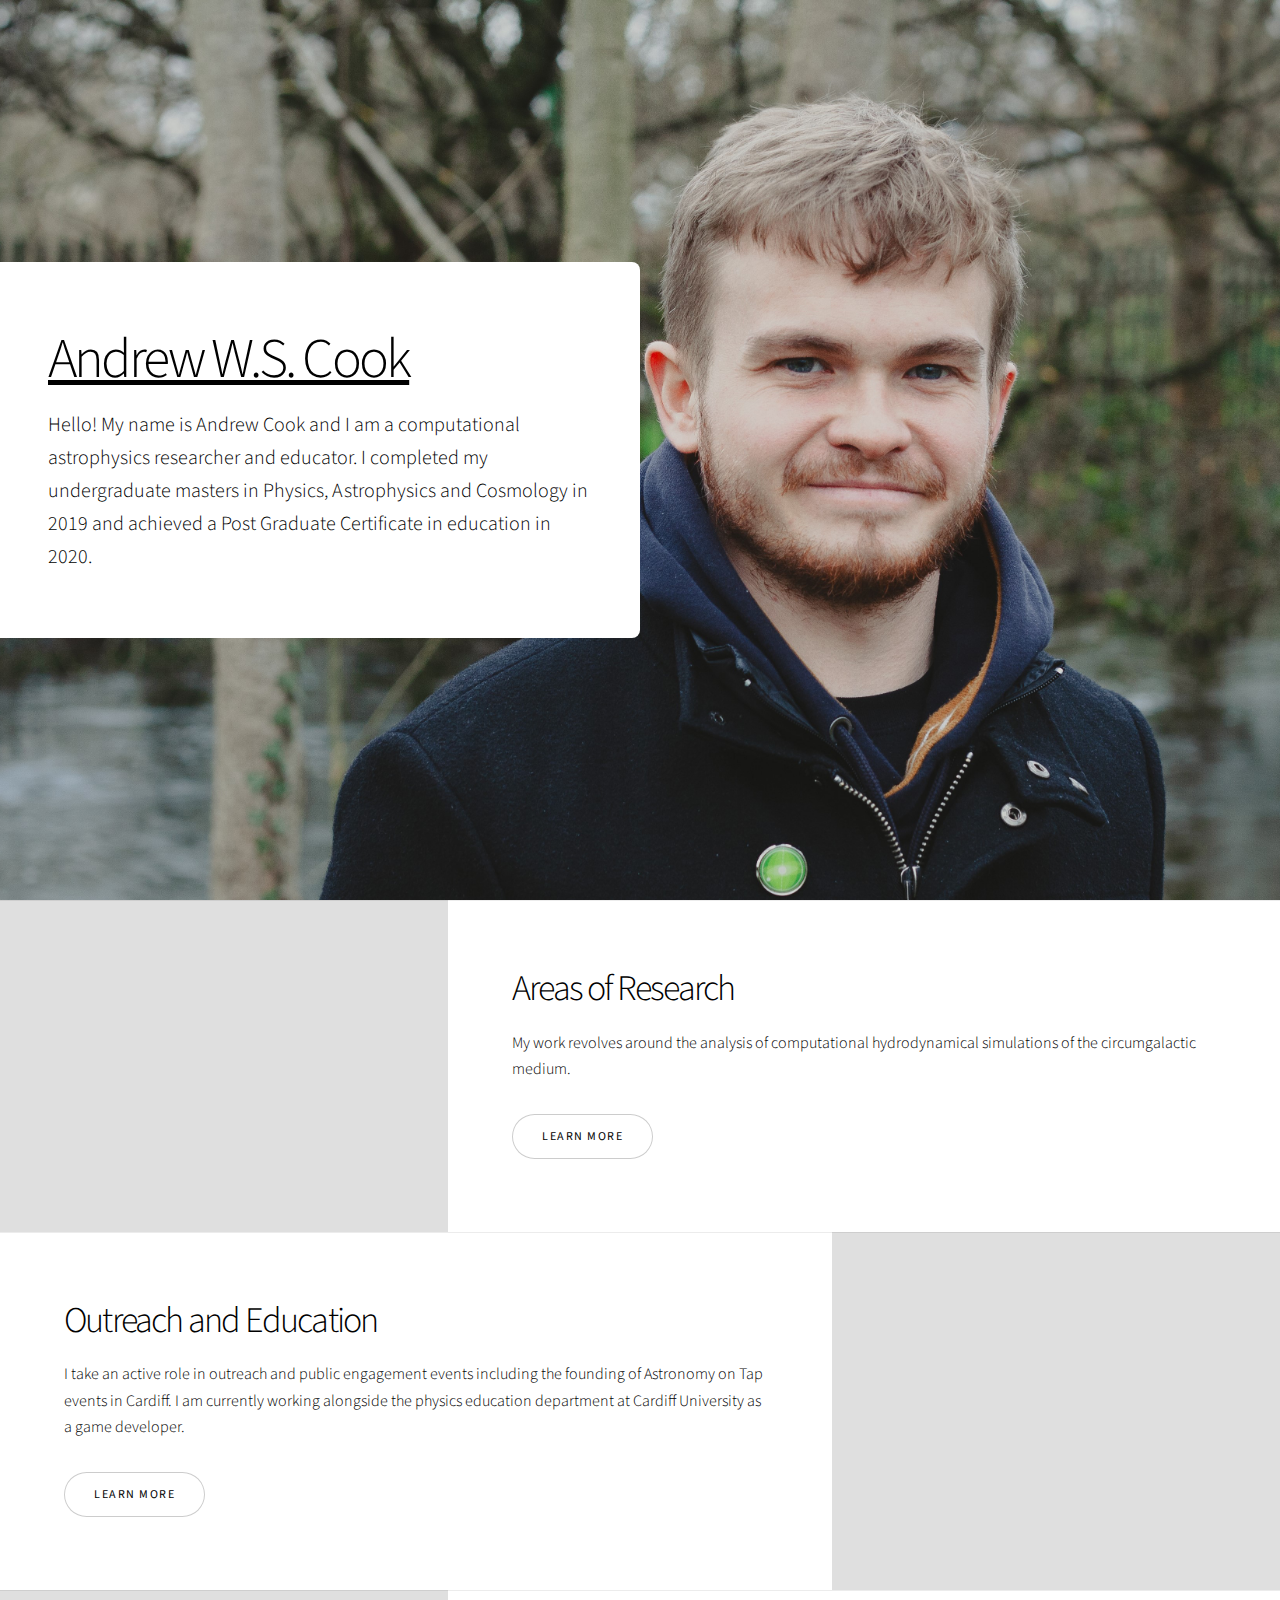
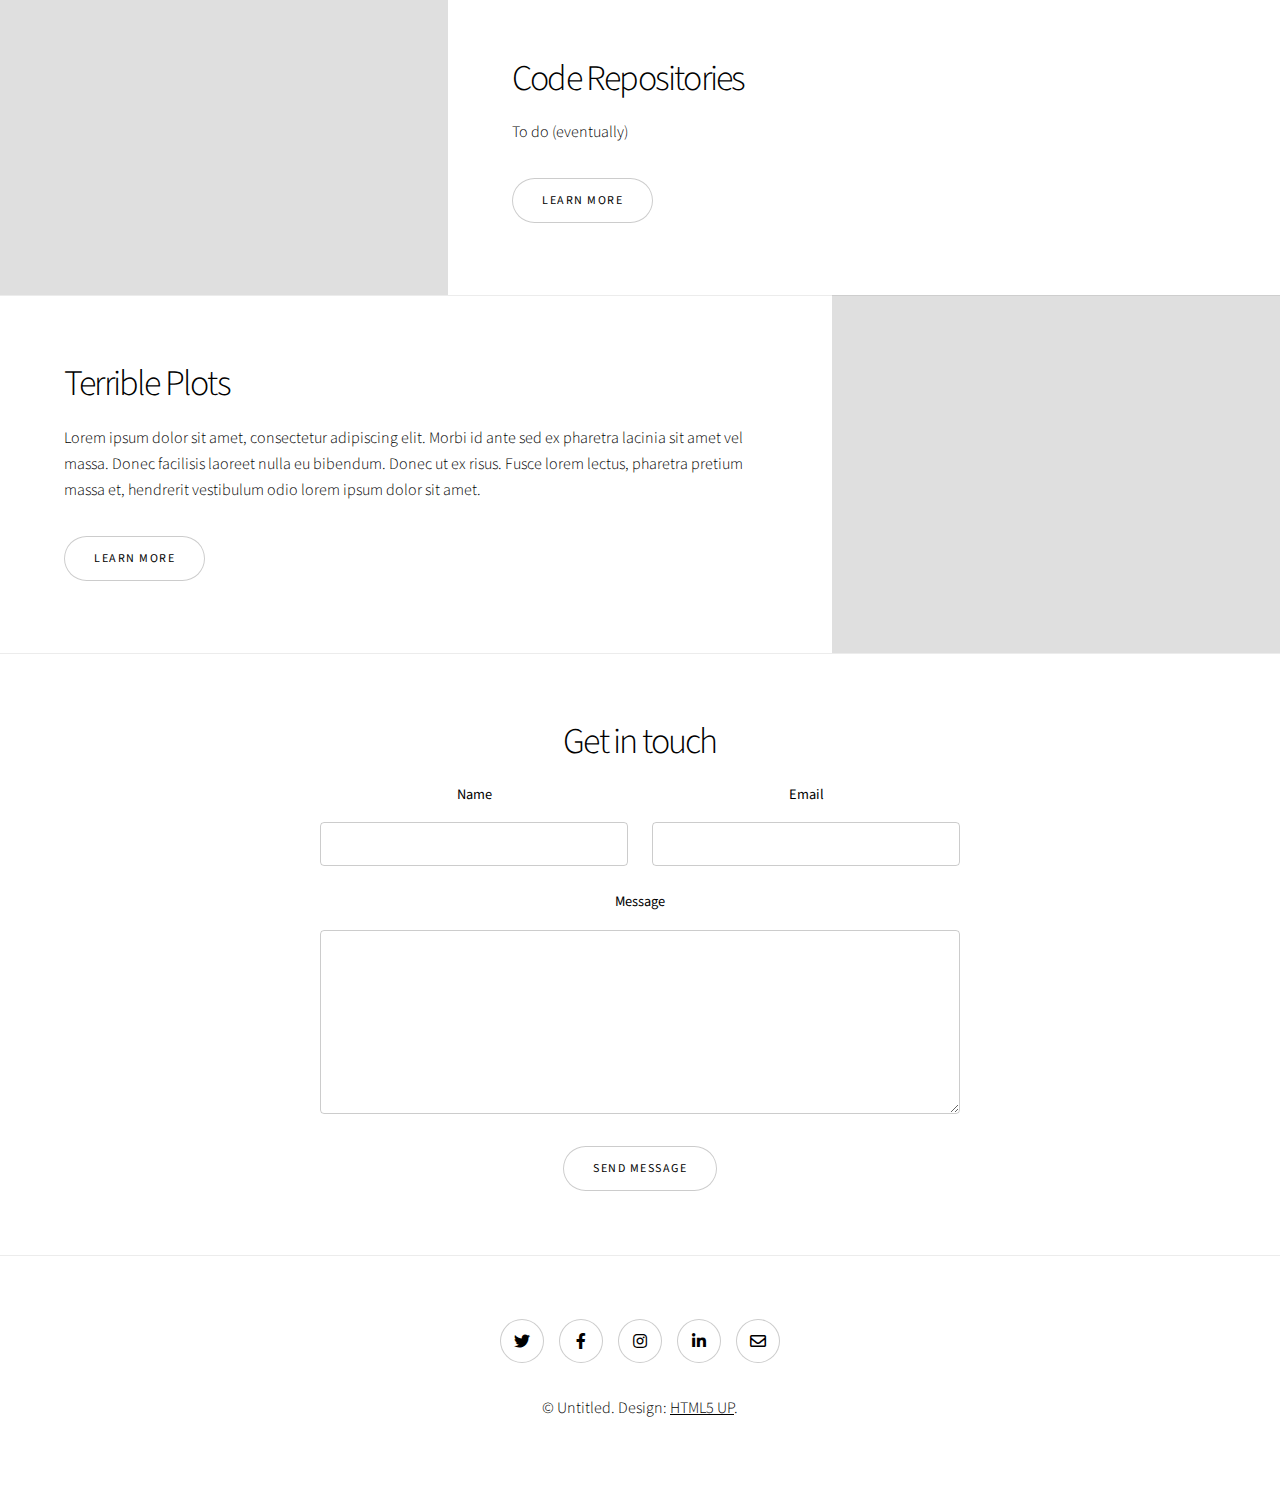
<file: index.html>
<!DOCTYPE HTML>
<!--
	Story by HTML5 UP
	html5up.net | @ajlkn
	Free for personal and commercial use under the CCA 3.0 license (html5up.net/license)
-->
<html>
	<head>
		<title>Andrew W.S. Cook</title>
		<meta charset="utf-8" />
		<meta name="viewport" content="width=0.75*device-width, initial-scale=1, user-scalable=no" />
		<link rel="stylesheet" href="assets/css/main.css" />
		<noscript><link rel="stylesheet" href="assets/css/noscript.css" /></noscript>
	</head>
	<body class="is-preload">

		<!-- Wrapper -->
			<div id="wrapper" class="divided">

				<!-- Header -->
					<section class="banner style22 orient-left content-align-left fullscreen image-position-right onload-image-fade-in onload-content-fade-right">
						<div class="content">
							<h1><u>Andrew W.S. Cook</u></h1>
							<p class="major">Hello! My name is Andrew Cook and I am a computational astrophysics researcher and educator. I completed my undergraduate masters in Physics, Astrophysics and Cosmology in 2019 and achieved a Post Graduate Certificate in education in 2020.</p>
						</div>
						<div class="image">
							<img src="images/BAnner_photo.jpg"/>
						</div>
					</section>

				<!-- Research -->
					<section class="spotlight style1 orient-right content-align-left image-position-center onscroll-image-fade-in" id="first">
						<div class="content">
							<h2>Areas of Research</h2>
							<p>My work revolves around the analysis of computational hydrodynamical simulations of the circumgalactic medium. </p>
							<ul class="actions stacked">
								<li><a href="./Research.html" target='_self' class="button">Learn More</a></li>
							</ul>
						</div>
						<div class="image">
							<img src="images/CollatedHighRes.jpg" alt=""/>
						</div>
					</section>

				<!-- Three -->
					<section class="spotlight style1 orient-left content-align-left image-position-center onscroll-image-fade-in">
						<div class="content">
							<h2>Outreach and Education</h2>
							<p>I take an active role in outreach and public engagement events including the founding of Astronomy on Tap events in Cardiff. I am currently working alongside the physics education department at Cardiff University as a game developer.</p>
							<ul class="actions stacked">
								<li><a href="./Outreach.html" class="button">Learn More</a></li>
							</ul>
						</div>
						<div class="image">
							<img src="images/spotlight02.jpg" alt="" />
						</div>
					</section>

				<!-- Four -->
					<section class="spotlight style1 orient-right content-align-left image-position-center onscroll-image-fade-in">
						<div class="content">
							<h2>Code Repositories</h2>
							<p>To do (eventually)</p>
							<ul class="actions stacked">
								<li><a href="#" class="button">Learn More</a></li>
							</ul>
						</div>
						<div class="image">
							<img src="images/spotlight03.jpg" alt="" />
						</div>
					</section>
				
				<!-- Five -->
				<section class="spotlight style1 orient-left content-align-left image-position-center onscroll-image-fade-in">
					<div class="content">
						<h2>Terrible Plots</h2>
						<p>Lorem ipsum dolor sit amet, consectetur adipiscing elit. Morbi id ante sed ex pharetra lacinia sit amet vel massa. Donec facilisis laoreet nulla eu bibendum. Donec ut ex risus. Fusce lorem lectus, pharetra pretium massa et, hendrerit vestibulum odio lorem ipsum dolor sit amet.</p>
						<ul class="actions stacked">
							<li><a href="#" class="button">Learn More</a></li>
						</ul>
					</div>
					<div class="image">
						<img src="images/spotlight03.jpg" alt="" />
					</div>
				</section>
				<!-- Seven -->
					<section class="wrapper style1 align-center">
						<div class="inner medium">
							<h2>Get in touch</h2>
							<form method="post" action="#">
								<div class="fields">
									<div class="field half">
										<label for="name">Name</label>
										<input type="text" name="name" id="name" value="" />
									</div>
									<div class="field half">
										<label for="email">Email</label>
										<input type="email" name="email" id="email" value="" />
									</div>
									<div class="field">
										<label for="message">Message</label>
										<textarea name="message" id="message" rows="6"></textarea>
									</div>
								</div>
								<ul class="actions special">
									<li><input type="submit" name="submit" id="submit" value="Send Message" /></li>
								</ul>
							</form>

						</div>
					</section>

				<!-- Footer -->
					<footer class="wrapper style1 align-center">
						<div class="inner">
							<ul class="icons">
								<li><a href="#" class="icon brands style2 fa-twitter"><span class="label">Twitter</span></a></li>
								<li><a href="#" class="icon brands style2 fa-facebook-f"><span class="label">Facebook</span></a></li>
								<li><a href="#" class="icon brands style2 fa-instagram"><span class="label">Instagram</span></a></li>
								<li><a href="#" class="icon brands style2 fa-linkedin-in"><span class="label">LinkedIn</span></a></li>
								<li><a href="#" class="icon style2 fa-envelope"><span class="label">Email</span></a></li>
							</ul>
							<p>&copy; Untitled. Design: <a href="https://html5up.net">HTML5 UP</a>.</p>
						</div>
					</footer>

			</div>

		<!-- Scripts -->
			<script src="assets/js/jquery.min.js"></script>
			<script src="assets/js/jquery.scrollex.min.js"></script>
			<script src="assets/js/jquery.scrolly.min.js"></script>
			<script src="assets/js/browser.min.js"></script>
			<script src="assets/js/breakpoints.min.js"></script>
			<script src="assets/js/util.js"></script>
			<script src="assets/js/main.js"></script>

	</body>
</html>
</file>
<file: assets/css/noscript.css>
/*
	Story by HTML5 UP
	html5up.net | @ajlkn
	Free for personal and commercial use under the CCA 3.0 license (html5up.net/license)
*/

/* Banner (transitions) */

	.banner.onload-content-fade-up .content {
		-moz-transition: none;
		-webkit-transition: none;
		-ms-transition: none;
		transition: none;
	}

	body.is-preload .banner.onload-content-fade-up .content {
		-moz-transform: none;
		-webkit-transform: none;
		-ms-transform: none;
		transform: none;
		opacity: 1;
	}

	.banner.onload-content-fade-down .content {
		-moz-transition: none;
		-webkit-transition: none;
		-ms-transition: none;
		transition: none;
	}

	body.is-preload .banner.onload-content-fade-down .content {
		-moz-transform: none;
		-webkit-transform: none;
		-ms-transform: none;
		transform: none;
		opacity: 1;
	}

	.banner.onload-content-fade-left .content {
		-moz-transition: none;
		-webkit-transition: none;
		-ms-transition: none;
		transition: none;
	}

	body.is-preload .banner.onload-content-fade-left .content {
		-moz-transform: none;
		-webkit-transform: none;
		-ms-transform: none;
		transform: none;
		opacity: 1;
	}

	.banner.onload-content-fade-right .content {
		-moz-transition: none;
		-webkit-transition: none;
		-ms-transition: none;
		transition: none;
	}

	body.is-preload .banner.onload-content-fade-right .content {
		-moz-transform: none;
		-webkit-transform: none;
		-ms-transform: none;
		transform: none;
		opacity: 1;
	}

	.banner.onload-content-fade-in .content {
		-moz-transition: none;
		-webkit-transition: none;
		-ms-transition: none;
		transition: none;
	}

	body.is-preload .banner.onload-content-fade-in .content {
		-moz-transform: none;
		-webkit-transform: none;
		-ms-transform: none;
		transform: none;
		opacity: 1;
	}

	.banner.onload-image-fade-up .image {
		-moz-transition: none;
		-webkit-transition: none;
		-ms-transition: none;
		transition: none;
	}

		.banner.onload-image-fade-up .image img {
			-moz-transition: none;
			-webkit-transition: none;
			-ms-transition: none;
			transition: none;
		}

	body.is-preload .banner.onload-image-fade-up .image {
		-moz-transform: none;
		-webkit-transform: none;
		-ms-transform: none;
		transform: none;
		opacity: 1;
	}

		body.is-preload .banner.onload-image-fade-up .image img {
			opacity: 1;
		}

	.banner.onload-image-fade-down .image {
		-moz-transition: none;
		-webkit-transition: none;
		-ms-transition: none;
		transition: none;
	}

		.banner.onload-image-fade-down .image img {
			-moz-transition: none;
			-webkit-transition: none;
			-ms-transition: none;
			transition: none;
		}

	body.is-preload .banner.onload-image-fade-down .image {
		-moz-transform: none;
		-webkit-transform: none;
		-ms-transform: none;
		transform: none;
		opacity: 1;
	}

		body.is-preload .banner.onload-image-fade-down .image img {
			opacity: 1;
		}

	.banner.onload-image-fade-left .image {
		-moz-transition: none;
		-webkit-transition: none;
		-ms-transition: none;
		transition: none;
	}

		.banner.onload-image-fade-left .image img {
			-moz-transition: none;
			-webkit-transition: none;
			-ms-transition: none;
			transition: none;
		}

	body.is-preload .banner.onload-image-fade-left .image {
		-moz-transform: none;
		-webkit-transform: none;
		-ms-transform: none;
		transform: none;
		opacity: 1;
	}

		body.is-preload .banner.onload-image-fade-left .image img {
			opacity: 1;
		}

	.banner.onload-image-fade-right .image {
		-moz-transition: none;
		-webkit-transition: none;
		-ms-transition: none;
		transition: none;
	}

		.banner.onload-image-fade-right .image img {
			-moz-transition: none;
			-webkit-transition: none;
			-ms-transition: none;
			transition: none;
		}

	body.is-preload .banner.onload-image-fade-right .image {
		-moz-transform: none;
		-webkit-transform: none;
		-ms-transform: none;
		transform: none;
		opacity: 1;
	}

		body.is-preload .banner.onload-image-fade-right .image img {
			opacity: 1;
		}

	.banner.onload-image-fade-in .image img {
		-moz-transition: none;
		-webkit-transition: none;
		-ms-transition: none;
		transition: none;
	}

	body.is-preload .banner.onload-image-fade-in .image img {
		opacity: 1;
	}

	.banner.onscroll-content-fade-up .content {
		-moz-transition: none;
		-webkit-transition: none;
		-ms-transition: none;
		transition: none;
	}

	.banner.onscroll-content-fade-up.is-inactive .content {
		-moz-transform: none;
		-webkit-transform: none;
		-ms-transform: none;
		transform: none;
		opacity: 1;
	}

	.banner.onscroll-content-fade-down .content {
		-moz-transition: none;
		-webkit-transition: none;
		-ms-transition: none;
		transition: none;
	}

	.banner.onscroll-content-fade-down.is-inactive .content {
		-moz-transform: none;
		-webkit-transform: none;
		-ms-transform: none;
		transform: none;
		opacity: 1;
	}

	.banner.onscroll-content-fade-left .content {
		-moz-transition: none;
		-webkit-transition: none;
		-ms-transition: none;
		transition: none;
	}

	.banner.onscroll-content-fade-left.is-inactive .content {
		-moz-transform: none;
		-webkit-transform: none;
		-ms-transform: none;
		transform: none;
		opacity: 1;
	}

	.banner.onscroll-content-fade-right .content {
		-moz-transition: none;
		-webkit-transition: none;
		-ms-transition: none;
		transition: none;
	}

	.banner.onscroll-content-fade-right.is-inactive .content {
		-moz-transform: none;
		-webkit-transform: none;
		-ms-transform: none;
		transform: none;
		opacity: 1;
	}

	.banner.onscroll-content-fade-in .content {
		-moz-transition: none;
		-webkit-transition: none;
		-ms-transition: none;
		transition: none;
	}

	.banner.onscroll-content-fade-in.is-inactive .content {
		-moz-transform: none;
		-webkit-transform: none;
		-ms-transform: none;
		transform: none;
		opacity: 1;
	}

	.banner.onscroll-image-fade-up .image {
		-moz-transition: none;
		-webkit-transition: none;
		-ms-transition: none;
		transition: none;
	}

		.banner.onscroll-image-fade-up .image img {
			-moz-transition: none;
			-webkit-transition: none;
			-ms-transition: none;
			transition: none;
		}

	.banner.onscroll-image-fade-up.is-inactive .image {
		-moz-transform: none;
		-webkit-transform: none;
		-ms-transform: none;
		transform: none;
		opacity: 1;
	}

		.banner.onscroll-image-fade-up.is-inactive .image img {
			opacity: 1;
		}

	.banner.onscroll-image-fade-down .image {
		-moz-transition: none;
		-webkit-transition: none;
		-ms-transition: none;
		transition: none;
	}

		.banner.onscroll-image-fade-down .image img {
			-moz-transition: none;
			-webkit-transition: none;
			-ms-transition: none;
			transition: none;
		}

	.banner.onscroll-image-fade-down.is-inactive .image {
		-moz-transform: none;
		-webkit-transform: none;
		-ms-transform: none;
		transform: none;
		opacity: 1;
	}

		.banner.onscroll-image-fade-down.is-inactive .image img {
			opacity: 1;
		}

	.banner.onscroll-image-fade-left .image {
		-moz-transition: none;
		-webkit-transition: none;
		-ms-transition: none;
		transition: none;
	}

		.banner.onscroll-image-fade-left .image img {
			-moz-transition: none;
			-webkit-transition: none;
			-ms-transition: none;
			transition: none;
		}

	.banner.onscroll-image-fade-left.is-inactive .image {
		-moz-transform: none;
		-webkit-transform: none;
		-ms-transform: none;
		transform: none;
		opacity: 1;
	}

		.banner.onscroll-image-fade-left.is-inactive .image img {
			opacity: 1;
		}

	.banner.onscroll-image-fade-right .image {
		-moz-transition: none;
		-webkit-transition: none;
		-ms-transition: none;
		transition: none;
	}

		.banner.onscroll-image-fade-right .image img {
			-moz-transition: none;
			-webkit-transition: none;
			-ms-transition: none;
			transition: none;
		}

	.banner.onscroll-image-fade-right.is-inactive .image {
		-moz-transform: none;
		-webkit-transform: none;
		-ms-transform: none;
		transform: none;
		opacity: 1;
	}

		.banner.onscroll-image-fade-right.is-inactive .image img {
			opacity: 1;
		}

	.banner.onscroll-image-fade-in .image img {
		-moz-transition: none;
		-webkit-transition: none;
		-ms-transition: none;
		transition: none;
	}

	.banner.onscroll-image-fade-in.is-inactive .image img {
		opacity: 1;
	}
</file>
<file: assets/css/main.css>
@import url(fontawesome-all.min.css);
@import url("https://fonts.googleapis.com/css?family=Source+Sans+Pro:300,300i,400,400i");

/*
	Story by HTML5 UP
	html5up.net | @ajlkn
	Free for personal and commercial use under the CCA 3.0 license (html5up.net/license)
*/

html, body, div, span, applet, object,
iframe, h1, h2, h3, h4, h5, h6, p, blockquote,
pre, a, abbr, acronym, address, big, cite,
code, del, dfn, em, img, ins, kbd, q, s, samp,
small, strike, strong, sub, sup, tt, var, b,
u, i, center, dl, dt, dd, ol, ul, li, fieldset,
form, label, legend, table, caption, tbody,
tfoot, thead, tr, th, td, article, aside,
canvas, details, embed, figure, figcaption,
footer, header, hgroup, menu, nav, output, ruby,
section, summary, time, mark, audio, video {
	margin: 0;
	padding: 0;
	border: 0;
	font-size: 100%;
	font: inherit;
	vertical-align: baseline;}

article, aside, details, figcaption, figure,
footer, header, hgroup, menu, nav, section {
	display: block;}

body {
	line-height: 1;
}

ol, ul {
	list-style: none;
}

blockquote, q {
	quotes: none;
}

	blockquote:before, blockquote:after, q:before, q:after {
		content: '';
		content: none;
	}

table {
	border-collapse: collapse;
	border-spacing: 0;
}

body {
	-webkit-text-size-adjust: none;
}

mark {
	background-color: transparent;
	color: inherit;
}

input::-moz-focus-inner {
	border: 0;
	padding: 0;
}

input, select, textarea {
	-moz-appearance: none;
	-webkit-appearance: none;
	-ms-appearance: none;
	appearance: none;
}

/* Basic */

	@-ms-viewport {
		width: device-width;
	}

	body {
		-ms-overflow-style: scrollbar;
	}

	@media screen and (max-width: 480px) {

		html, body {
			min-width: 320px;
		}

	}

	html {
		box-sizing: border-box;
	}

	*, *:before, *:after {
		box-sizing: inherit;
	}

	body {
		background: #ffffff;
	}

		body.is-preload *, body.is-preload *:before, body.is-preload *:after {
			-moz-animation: none !important;
			-webkit-animation: none !important;
			-ms-animation: none !important;
			animation: none !important;
			-moz-transition: none !important;
			-webkit-transition: none !important;
			-ms-transition: none !important;
			transition: none !important;
		}

/* Type */

	html {
		font-size: 18pt;
	}

		@media screen and (max-width: 1680px) {

			html {
				font-size: 14pt;
			}

		}

		@media screen and (max-width: 1280px) {

			html {
				font-size: 12pt;
			}

		}

		@media screen and (max-width: 736px) {

			html {
				font-size: 11pt;
			}

		}

		@media screen and (max-width: 360px) {

			html {
				font-size: 10pt;
			}

		}

	body {
		background-color: #ffffff;
		color: #000000;
	}

	body, input, select, textarea {
		font-family: "Source Sans Pro", Helvetica, sans-serif;
		font-size: 1rem;
		font-weight: 300;
		line-height: 1.65;
	}

	a {
		-moz-transition: color 0.2s ease-in-out;
		-webkit-transition: color 0.2s ease-in-out;
		-ms-transition: color 0.2s ease-in-out;
		transition: color 0.2s ease-in-out;
		text-decoration: underline;
	}

		a:hover {
			text-decoration: none;
		}

	strong, b {
		font-weight: 400;
	}

	em, i {
		font-style: italic;
	}

	p {
		margin: 0 0 2rem 0;
	}

		p.major {
			font-size: 1.25rem;
		}

	h1, h2, h3, h4, h5, h6, h7 {
		font-weight: 300;
		line-height: 1.375;
		letter-spacing: -0.05em;
		margin: 0 0 1rem 0;
	}

		h1 a, h2 a, h3 a, h4 a, h5 a, h6 a, h7 a {
			color: inherit;
			text-decoration: none;
		}

	h7 {
		font-size: 5.0rem;
		line-height: 1.2;
	}

	h1 {
		font-size: 3.5rem;
		line-height: 1.2;
	}

	h2 {
		font-size: 2.25rem;
	}

	h3 {
		font-size: 1.5rem;
	}

	h4 {
		font-size: 1.1rem;
	}

	h5 {
		font-size: 0.9rem;
	}

	h6 {
		font-size: 0.7rem;
	}

	sub {
		font-size: 0.8rem;
		position: relative;
		top: 0.5rem;
	}

	sup {
		font-size: 0.8rem;
		position: relative;
		top: -0.5rem;
	}

	blockquote {
		border-left: solid 4px;
		font-style: italic;
		margin: 0 0 2rem 0;
		padding: 0.5rem 0 0.5rem 2rem;
	}

	code {
		border-radius: 4px;
		font-family: "Courier New", monospace;
		font-size: 0.9em;
		margin: 0 0.25rem;
		padding: 0.25rem 0.325rem;
	}

	pre {
		-webkit-overflow-scrolling: touch;
		font-family: "Courier New", monospace;
		font-size: 0.9em;
		margin: 0 0 2rem 0;
	}

		pre code {
			display: block;
			line-height: 1.5;
			padding: 0.75rem 1rem;
			overflow-x: auto;
		}

	hr {
		border: 0;
		border-bottom: solid 1px;
		margin: 2.5rem 0;
	}

		hr.major {
			margin: 3.5rem 0;
		}

	.align-left {
		text-align: left;
	}

	.align-center {
		text-align: center;
	}

	.align-right {
		text-align: right;
	}

	@media screen and (max-width: 736px) {

		p.major {
			font-size: 1.1rem;
		}

		h1 {
			font-size: 2.5rem;
		}

		h2 {
			font-size: 2rem;
		}

		h3 {
			font-size: 1.25rem;
		}

		h4 {
			font-size: 1rem;
		}

	}

	input, select, textarea {
		color: #000000;
	}

	a {
		color: #000000;
	}

		a:hover {
			color: #47D3E5;
		}

	strong, b {
		color: #000000;
	}

	h1, h2, h3, h4, h5, h6 {
		color: #000000;
	}

	blockquote {
		border-left-color: rgba(0, 0, 0, 0.2);
	}

	code {
		background: rgba(0, 0, 0, 0.05);
		border-color: rgba(0, 0, 0, 0.2);
	}

	hr {
		border-bottom-color: rgba(0, 0, 0, 0.2);
	}

/* Row */

	.row {
		display: flex;
		flex-wrap: wrap;
		box-sizing: border-box;
		align-items: stretch;
	}

		.row > * {
			box-sizing: border-box;
		}

		.row.gtr-uniform > * > :last-child {
			margin-bottom: 0;
		}

		.row.aln-left {
			justify-content: flex-start;
		}

		.row.aln-center {
			justify-content: center;
		}

		.row.aln-right {
			justify-content: flex-end;
		}

		.row.aln-top {
			align-items: flex-start;
		}

		.row.aln-middle {
			align-items: center;
		}

		.row.aln-bottom {
			align-items: flex-end;
		}

		.row > .imp {
			order: -1;
		}

		.row > .col-1 {
			width: 8.33333%;
		}

		.row > .off-1 {
			margin-left: 8.33333%;
		}

		.row > .col-2 {
			width: 16.66667%;
		}

		.row > .off-2 {
			margin-left: 16.66667%;
		}

		.row > .col-3 {
			width: 25%;
		}

		.row > .off-3 {
			margin-left: 25%;
		}

		.row > .col-4 {
			width: 33.33333%;
		}

		.row > .off-4 {
			margin-left: 33.33333%;
		}

		.row > .col-5 {
			width: 41.66667%;
		}

		.row > .off-5 {
			margin-left: 41.66667%;
		}

		.row > .col-6 {
			width: 50%;
		}

		.row > .off-6 {
			margin-left: 50%;
		}

		.row > .col-7 {
			width: 58.33333%;
		}

		.row > .off-7 {
			margin-left: 58.33333%;
		}

		.row > .col-8 {
			width: 66.66667%;
		}

		.row > .off-8 {
			margin-left: 66.66667%;
		}

		.row > .col-9 {
			width: 75%;
		}

		.row > .off-9 {
			margin-left: 75%;
		}

		.row > .col-10 {
			width: 83.33333%;
		}

		.row > .off-10 {
			margin-left: 83.33333%;
		}

		.row > .col-11 {
			width: 91.66667%;
		}

		.row > .off-11 {
			margin-left: 91.66667%;
		}

		.row > .col-12 {
			width: 100%;
		}

		.row > .off-12 {
			margin-left: 100%;
		}

		.row.gtr-0 {
			margin-top: 0;
			margin-left: 0rem;
		}

			.row.gtr-0 > * {
				padding: 0 0 0 0rem;
			}

			.row.gtr-0.gtr-uniform {
				margin-top: 0rem;
			}

				.row.gtr-0.gtr-uniform > * {
					padding-top: 0rem;
				}

		.row.gtr-25 {
			margin-top: 0;
			margin-left: -0.5rem;
		}

			.row.gtr-25 > * {
				padding: 0 0 0 0.5rem;
			}

			.row.gtr-25.gtr-uniform {
				margin-top: -0.5rem;
			}

				.row.gtr-25.gtr-uniform > * {
					padding-top: 0.5rem;
				}

		.row.gtr-50 {
			margin-top: 0;
			margin-left: -1rem;
		}

			.row.gtr-50 > * {
				padding: 0 0 0 1rem;
			}

			.row.gtr-50.gtr-uniform {
				margin-top: -1rem;
			}

				.row.gtr-50.gtr-uniform > * {
					padding-top: 1rem;
				}

		.row {
			margin-top: 0;
			margin-left: -2rem;
		}

			.row > * {
				padding: 0 0 0 2rem;
			}

			.row.gtr-uniform {
				margin-top: -2rem;
			}

				.row.gtr-uniform > * {
					padding-top: 2rem;
				}

		.row.gtr-150 {
			margin-top: 0;
			margin-left: -3rem;
		}

			.row.gtr-150 > * {
				padding: 0 0 0 3rem;
			}

			.row.gtr-150.gtr-uniform {
				margin-top: -3rem;
			}

				.row.gtr-150.gtr-uniform > * {
					padding-top: 3rem;
				}

		.row.gtr-200 {
			margin-top: 0;
			margin-left: -4rem;
		}

			.row.gtr-200 > * {
				padding: 0 0 0 4rem;
			}

			.row.gtr-200.gtr-uniform {
				margin-top: -4rem;
			}

				.row.gtr-200.gtr-uniform > * {
					padding-top: 4rem;
				}

		@media screen and (max-width: 1680px) {

			.row {
				display: flex;
				flex-wrap: wrap;
				box-sizing: border-box;
				align-items: stretch;
			}

				.row > * {
					box-sizing: border-box;
				}

				.row.gtr-uniform > * > :last-child {
					margin-bottom: 0;
				}

				.row.aln-left {
					justify-content: flex-start;
				}

				.row.aln-center {
					justify-content: center;
				}

				.row.aln-right {
					justify-content: flex-end;
				}

				.row.aln-top {
					align-items: flex-start;
				}

				.row.aln-middle {
					align-items: center;
				}

				.row.aln-bottom {
					align-items: flex-end;
				}

				.row > .imp-xlarge {
					order: -1;
				}

				.row > .col-1-xlarge {
					width: 8.33333%;
				}

				.row > .off-1-xlarge {
					margin-left: 8.33333%;
				}

				.row > .col-2-xlarge {
					width: 16.66667%;
				}

				.row > .off-2-xlarge {
					margin-left: 16.66667%;
				}

				.row > .col-3-xlarge {
					width: 25%;
				}

				.row > .off-3-xlarge {
					margin-left: 25%;
				}

				.row > .col-4-xlarge {
					width: 33.33333%;
				}

				.row > .off-4-xlarge {
					margin-left: 33.33333%;
				}

				.row > .col-5-xlarge {
					width: 41.66667%;
				}

				.row > .off-5-xlarge {
					margin-left: 41.66667%;
				}

				.row > .col-6-xlarge {
					width: 50%;
				}

				.row > .off-6-xlarge {
					margin-left: 50%;
				}

				.row > .col-7-xlarge {
					width: 58.33333%;
				}

				.row > .off-7-xlarge {
					margin-left: 58.33333%;
				}

				.row > .col-8-xlarge {
					width: 66.66667%;
				}

				.row > .off-8-xlarge {
					margin-left: 66.66667%;
				}

				.row > .col-9-xlarge {
					width: 75%;
				}

				.row > .off-9-xlarge {
					margin-left: 75%;
				}

				.row > .col-10-xlarge {
					width: 83.33333%;
				}

				.row > .off-10-xlarge {
					margin-left: 83.33333%;
				}

				.row > .col-11-xlarge {
					width: 91.66667%;
				}

				.row > .off-11-xlarge {
					margin-left: 91.66667%;
				}

				.row > .col-12-xlarge {
					width: 100%;
				}

				.row > .off-12-xlarge {
					margin-left: 100%;
				}

				.row.gtr-0 {
					margin-top: 0;
					margin-left: 0rem;
				}

					.row.gtr-0 > * {
						padding: 0 0 0 0rem;
					}

					.row.gtr-0.gtr-uniform {
						margin-top: 0rem;
					}

						.row.gtr-0.gtr-uniform > * {
							padding-top: 0rem;
						}

				.row.gtr-25 {
					margin-top: 0;
					margin-left: -0.5rem;
				}

					.row.gtr-25 > * {
						padding: 0 0 0 0.5rem;
					}

					.row.gtr-25.gtr-uniform {
						margin-top: -0.5rem;
					}

						.row.gtr-25.gtr-uniform > * {
							padding-top: 0.5rem;
						}

				.row.gtr-50 {
					margin-top: 0;
					margin-left: -1rem;
				}

					.row.gtr-50 > * {
						padding: 0 0 0 1rem;
					}

					.row.gtr-50.gtr-uniform {
						margin-top: -1rem;
					}

						.row.gtr-50.gtr-uniform > * {
							padding-top: 1rem;
						}

				.row {
					margin-top: 0;
					margin-left: -2rem;
				}

					.row > * {
						padding: 0 0 0 2rem;
					}

					.row.gtr-uniform {
						margin-top: -2rem;
					}

						.row.gtr-uniform > * {
							padding-top: 2rem;
						}

				.row.gtr-150 {
					margin-top: 0;
					margin-left: -3rem;
				}

					.row.gtr-150 > * {
						padding: 0 0 0 3rem;
					}

					.row.gtr-150.gtr-uniform {
						margin-top: -3rem;
					}

						.row.gtr-150.gtr-uniform > * {
							padding-top: 3rem;
						}

				.row.gtr-200 {
					margin-top: 0;
					margin-left: -4rem;
				}

					.row.gtr-200 > * {
						padding: 0 0 0 4rem;
					}

					.row.gtr-200.gtr-uniform {
						margin-top: -4rem;
					}

						.row.gtr-200.gtr-uniform > * {
							padding-top: 4rem;
						}

		}

		@media screen and (max-width: 1280px) {

			.row {
				display: flex;
				flex-wrap: wrap;
				box-sizing: border-box;
				align-items: stretch;
			}

				.row > * {
					box-sizing: border-box;
				}

				.row.gtr-uniform > * > :last-child {
					margin-bottom: 0;
				}

				.row.aln-left {
					justify-content: flex-start;
				}

				.row.aln-center {
					justify-content: center;
				}

				.row.aln-right {
					justify-content: flex-end;
				}

				.row.aln-top {
					align-items: flex-start;
				}

				.row.aln-middle {
					align-items: center;
				}

				.row.aln-bottom {
					align-items: flex-end;
				}

				.row > .imp-large {
					order: -1;
				}

				.row > .col-1-large {
					width: 8.33333%;
				}

				.row > .off-1-large {
					margin-left: 8.33333%;
				}

				.row > .col-2-large {
					width: 16.66667%;
				}

				.row > .off-2-large {
					margin-left: 16.66667%;
				}

				.row > .col-3-large {
					width: 25%;
				}

				.row > .off-3-large {
					margin-left: 25%;
				}

				.row > .col-4-large {
					width: 33.33333%;
				}

				.row > .off-4-large {
					margin-left: 33.33333%;
				}

				.row > .col-5-large {
					width: 41.66667%;
				}

				.row > .off-5-large {
					margin-left: 41.66667%;
				}

				.row > .col-6-large {
					width: 50%;
				}

				.row > .off-6-large {
					margin-left: 50%;
				}

				.row > .col-7-large {
					width: 58.33333%;
				}

				.row > .off-7-large {
					margin-left: 58.33333%;
				}

				.row > .col-8-large {
					width: 66.66667%;
				}

				.row > .off-8-large {
					margin-left: 66.66667%;
				}

				.row > .col-9-large {
					width: 75%;
				}

				.row > .off-9-large {
					margin-left: 75%;
				}

				.row > .col-10-large {
					width: 83.33333%;
				}

				.row > .off-10-large {
					margin-left: 83.33333%;
				}

				.row > .col-11-large {
					width: 91.66667%;
				}

				.row > .off-11-large {
					margin-left: 91.66667%;
				}

				.row > .col-12-large {
					width: 100%;
				}

				.row > .off-12-large {
					margin-left: 100%;
				}

				.row.gtr-0 {
					margin-top: 0;
					margin-left: 0rem;
				}

					.row.gtr-0 > * {
						padding: 0 0 0 0rem;
					}

					.row.gtr-0.gtr-uniform {
						margin-top: 0rem;
					}

						.row.gtr-0.gtr-uniform > * {
							padding-top: 0rem;
						}

				.row.gtr-25 {
					margin-top: 0;
					margin-left: -0.5rem;
				}

					.row.gtr-25 > * {
						padding: 0 0 0 0.5rem;
					}

					.row.gtr-25.gtr-uniform {
						margin-top: -0.5rem;
					}

						.row.gtr-25.gtr-uniform > * {
							padding-top: 0.5rem;
						}

				.row.gtr-50 {
					margin-top: 0;
					margin-left: -1rem;
				}

					.row.gtr-50 > * {
						padding: 0 0 0 1rem;
					}

					.row.gtr-50.gtr-uniform {
						margin-top: -1rem;
					}

						.row.gtr-50.gtr-uniform > * {
							padding-top: 1rem;
						}

				.row {
					margin-top: 0;
					margin-left: -2rem;
				}

					.row > * {
						padding: 0 0 0 2rem;
					}

					.row.gtr-uniform {
						margin-top: -2rem;
					}

						.row.gtr-uniform > * {
							padding-top: 2rem;
						}

				.row.gtr-150 {
					margin-top: 0;
					margin-left: -3rem;
				}

					.row.gtr-150 > * {
						padding: 0 0 0 3rem;
					}

					.row.gtr-150.gtr-uniform {
						margin-top: -3rem;
					}

						.row.gtr-150.gtr-uniform > * {
							padding-top: 3rem;
						}

				.row.gtr-200 {
					margin-top: 0;
					margin-left: -4rem;
				}

					.row.gtr-200 > * {
						padding: 0 0 0 4rem;
					}

					.row.gtr-200.gtr-uniform {
						margin-top: -4rem;
					}

						.row.gtr-200.gtr-uniform > * {
							padding-top: 4rem;
						}

		}

		@media screen and (max-width: 980px) {

			.row {
				display: flex;
				flex-wrap: wrap;
				box-sizing: border-box;
				align-items: stretch;
			}

				.row > * {
					box-sizing: border-box;
				}

				.row.gtr-uniform > * > :last-child {
					margin-bottom: 0;
				}

				.row.aln-left {
					justify-content: flex-start;
				}

				.row.aln-center {
					justify-content: center;
				}

				.row.aln-right {
					justify-content: flex-end;
				}

				.row.aln-top {
					align-items: flex-start;
				}

				.row.aln-middle {
					align-items: center;
				}

				.row.aln-bottom {
					align-items: flex-end;
				}

				.row > .imp-medium {
					order: -1;
				}

				.row > .col-1-medium {
					width: 8.33333%;
				}

				.row > .off-1-medium {
					margin-left: 8.33333%;
				}

				.row > .col-2-medium {
					width: 16.66667%;
				}

				.row > .off-2-medium {
					margin-left: 16.66667%;
				}

				.row > .col-3-medium {
					width: 25%;
				}

				.row > .off-3-medium {
					margin-left: 25%;
				}

				.row > .col-4-medium {
					width: 33.33333%;
				}

				.row > .off-4-medium {
					margin-left: 33.33333%;
				}

				.row > .col-5-medium {
					width: 41.66667%;
				}

				.row > .off-5-medium {
					margin-left: 41.66667%;
				}

				.row > .col-6-medium {
					width: 50%;
				}

				.row > .off-6-medium {
					margin-left: 50%;
				}

				.row > .col-7-medium {
					width: 58.33333%;
				}

				.row > .off-7-medium {
					margin-left: 58.33333%;
				}

				.row > .col-8-medium {
					width: 66.66667%;
				}

				.row > .off-8-medium {
					margin-left: 66.66667%;
				}

				.row > .col-9-medium {
					width: 75%;
				}

				.row > .off-9-medium {
					margin-left: 75%;
				}

				.row > .col-10-medium {
					width: 83.33333%;
				}

				.row > .off-10-medium {
					margin-left: 83.33333%;
				}

				.row > .col-11-medium {
					width: 91.66667%;
				}

				.row > .off-11-medium {
					margin-left: 91.66667%;
				}

				.row > .col-12-medium {
					width: 100%;
				}

				.row > .off-12-medium {
					margin-left: 100%;
				}

				.row.gtr-0 {
					margin-top: 0;
					margin-left: 0rem;
				}

					.row.gtr-0 > * {
						padding: 0 0 0 0rem;
					}

					.row.gtr-0.gtr-uniform {
						margin-top: 0rem;
					}

						.row.gtr-0.gtr-uniform > * {
							padding-top: 0rem;
						}

				.row.gtr-25 {
					margin-top: 0;
					margin-left: -0.5rem;
				}

					.row.gtr-25 > * {
						padding: 0 0 0 0.5rem;
					}

					.row.gtr-25.gtr-uniform {
						margin-top: -0.5rem;
					}

						.row.gtr-25.gtr-uniform > * {
							padding-top: 0.5rem;
						}

				.row.gtr-50 {
					margin-top: 0;
					margin-left: -1rem;
				}

					.row.gtr-50 > * {
						padding: 0 0 0 1rem;
					}

					.row.gtr-50.gtr-uniform {
						margin-top: -1rem;
					}

						.row.gtr-50.gtr-uniform > * {
							padding-top: 1rem;
						}

				.row {
					margin-top: 0;
					margin-left: -2rem;
				}

					.row > * {
						padding: 0 0 0 2rem;
					}

					.row.gtr-uniform {
						margin-top: -2rem;
					}

						.row.gtr-uniform > * {
							padding-top: 2rem;
						}

				.row.gtr-150 {
					margin-top: 0;
					margin-left: -3rem;
				}

					.row.gtr-150 > * {
						padding: 0 0 0 3rem;
					}

					.row.gtr-150.gtr-uniform {
						margin-top: -3rem;
					}

						.row.gtr-150.gtr-uniform > * {
							padding-top: 3rem;
						}

				.row.gtr-200 {
					margin-top: 0;
					margin-left: -4rem;
				}

					.row.gtr-200 > * {
						padding: 0 0 0 4rem;
					}

					.row.gtr-200.gtr-uniform {
						margin-top: -4rem;
					}

						.row.gtr-200.gtr-uniform > * {
							padding-top: 4rem;
						}

		}

		@media screen and (max-width: 736px) {

			.row {
				display: flex;
				flex-wrap: wrap;
				box-sizing: border-box;
				align-items: stretch;
			}

				.row > * {
					box-sizing: border-box;
				}

				.row.gtr-uniform > * > :last-child {
					margin-bottom: 0;
				}

				.row.aln-left {
					justify-content: flex-start;
				}

				.row.aln-center {
					justify-content: center;
				}

				.row.aln-right {
					justify-content: flex-end;
				}

				.row.aln-top {
					align-items: flex-start;
				}

				.row.aln-middle {
					align-items: center;
				}

				.row.aln-bottom {
					align-items: flex-end;
				}

				.row > .imp-small {
					order: -1;
				}

				.row > .col-1-small {
					width: 8.33333%;
				}

				.row > .off-1-small {
					margin-left: 8.33333%;
				}

				.row > .col-2-small {
					width: 16.66667%;
				}

				.row > .off-2-small {
					margin-left: 16.66667%;
				}

				.row > .col-3-small {
					width: 25%;
				}

				.row > .off-3-small {
					margin-left: 25%;
				}

				.row > .col-4-small {
					width: 33.33333%;
				}

				.row > .off-4-small {
					margin-left: 33.33333%;
				}

				.row > .col-5-small {
					width: 41.66667%;
				}

				.row > .off-5-small {
					margin-left: 41.66667%;
				}

				.row > .col-6-small {
					width: 50%;
				}

				.row > .off-6-small {
					margin-left: 50%;
				}

				.row > .col-7-small {
					width: 58.33333%;
				}

				.row > .off-7-small {
					margin-left: 58.33333%;
				}

				.row > .col-8-small {
					width: 66.66667%;
				}

				.row > .off-8-small {
					margin-left: 66.66667%;
				}

				.row > .col-9-small {
					width: 75%;
				}

				.row > .off-9-small {
					margin-left: 75%;
				}

				.row > .col-10-small {
					width: 83.33333%;
				}

				.row > .off-10-small {
					margin-left: 83.33333%;
				}

				.row > .col-11-small {
					width: 91.66667%;
				}

				.row > .off-11-small {
					margin-left: 91.66667%;
				}

				.row > .col-12-small {
					width: 100%;
				}

				.row > .off-12-small {
					margin-left: 100%;
				}

				.row.gtr-0 {
					margin-top: 0;
					margin-left: 0rem;
				}

					.row.gtr-0 > * {
						padding: 0 0 0 0rem;
					}

					.row.gtr-0.gtr-uniform {
						margin-top: 0rem;
					}

						.row.gtr-0.gtr-uniform > * {
							padding-top: 0rem;
						}

				.row.gtr-25 {
					margin-top: 0;
					margin-left: -0.5rem;
				}

					.row.gtr-25 > * {
						padding: 0 0 0 0.5rem;
					}

					.row.gtr-25.gtr-uniform {
						margin-top: -0.5rem;
					}

						.row.gtr-25.gtr-uniform > * {
							padding-top: 0.5rem;
						}

				.row.gtr-50 {
					margin-top: 0;
					margin-left: -1rem;
				}

					.row.gtr-50 > * {
						padding: 0 0 0 1rem;
					}

					.row.gtr-50.gtr-uniform {
						margin-top: -1rem;
					}

						.row.gtr-50.gtr-uniform > * {
							padding-top: 1rem;
						}

				.row {
					margin-top: 0;
					margin-left: -2rem;
				}

					.row > * {
						padding: 0 0 0 2rem;
					}

					.row.gtr-uniform {
						margin-top: -2rem;
					}

						.row.gtr-uniform > * {
							padding-top: 2rem;
						}

				.row.gtr-150 {
					margin-top: 0;
					margin-left: -3rem;
				}

					.row.gtr-150 > * {
						padding: 0 0 0 3rem;
					}

					.row.gtr-150.gtr-uniform {
						margin-top: -3rem;
					}

						.row.gtr-150.gtr-uniform > * {
							padding-top: 3rem;
						}

				.row.gtr-200 {
					margin-top: 0;
					margin-left: -4rem;
				}

					.row.gtr-200 > * {
						padding: 0 0 0 4rem;
					}

					.row.gtr-200.gtr-uniform {
						margin-top: -4rem;
					}

						.row.gtr-200.gtr-uniform > * {
							padding-top: 4rem;
						}

		}

		@media screen and (max-width: 480px) {

			.row {
				display: flex;
				flex-wrap: wrap;
				box-sizing: border-box;
				align-items: stretch;
			}

				.row > * {
					box-sizing: border-box;
				}

				.row.gtr-uniform > * > :last-child {
					margin-bottom: 0;
				}

				.row.aln-left {
					justify-content: flex-start;
				}

				.row.aln-center {
					justify-content: center;
				}

				.row.aln-right {
					justify-content: flex-end;
				}

				.row.aln-top {
					align-items: flex-start;
				}

				.row.aln-middle {
					align-items: center;
				}

				.row.aln-bottom {
					align-items: flex-end;
				}

				.row > .imp-xsmall {
					order: -1;
				}

				.row > .col-1-xsmall {
					width: 8.33333%;
				}

				.row > .off-1-xsmall {
					margin-left: 8.33333%;
				}

				.row > .col-2-xsmall {
					width: 16.66667%;
				}

				.row > .off-2-xsmall {
					margin-left: 16.66667%;
				}

				.row > .col-3-xsmall {
					width: 25%;
				}

				.row > .off-3-xsmall {
					margin-left: 25%;
				}

				.row > .col-4-xsmall {
					width: 33.33333%;
				}

				.row > .off-4-xsmall {
					margin-left: 33.33333%;
				}

				.row > .col-5-xsmall {
					width: 41.66667%;
				}

				.row > .off-5-xsmall {
					margin-left: 41.66667%;
				}

				.row > .col-6-xsmall {
					width: 50%;
				}

				.row > .off-6-xsmall {
					margin-left: 50%;
				}

				.row > .col-7-xsmall {
					width: 58.33333%;
				}

				.row > .off-7-xsmall {
					margin-left: 58.33333%;
				}

				.row > .col-8-xsmall {
					width: 66.66667%;
				}

				.row > .off-8-xsmall {
					margin-left: 66.66667%;
				}

				.row > .col-9-xsmall {
					width: 75%;
				}

				.row > .off-9-xsmall {
					margin-left: 75%;
				}

				.row > .col-10-xsmall {
					width: 83.33333%;
				}

				.row > .off-10-xsmall {
					margin-left: 83.33333%;
				}

				.row > .col-11-xsmall {
					width: 91.66667%;
				}

				.row > .off-11-xsmall {
					margin-left: 91.66667%;
				}

				.row > .col-12-xsmall {
					width: 100%;
				}

				.row > .off-12-xsmall {
					margin-left: 100%;
				}

				.row.gtr-0 {
					margin-top: 0;
					margin-left: 0rem;
				}

					.row.gtr-0 > * {
						padding: 0 0 0 0rem;
					}

					.row.gtr-0.gtr-uniform {
						margin-top: 0rem;
					}

						.row.gtr-0.gtr-uniform > * {
							padding-top: 0rem;
						}

				.row.gtr-25 {
					margin-top: 0;
					margin-left: -0.5rem;
				}

					.row.gtr-25 > * {
						padding: 0 0 0 0.5rem;
					}

					.row.gtr-25.gtr-uniform {
						margin-top: -0.5rem;
					}

						.row.gtr-25.gtr-uniform > * {
							padding-top: 0.5rem;
						}

				.row.gtr-50 {
					margin-top: 0;
					margin-left: -1rem;
				}

					.row.gtr-50 > * {
						padding: 0 0 0 1rem;
					}

					.row.gtr-50.gtr-uniform {
						margin-top: -1rem;
					}

						.row.gtr-50.gtr-uniform > * {
							padding-top: 1rem;
						}

				.row {
					margin-top: 0;
					margin-left: -2rem;
				}

					.row > * {
						padding: 0 0 0 2rem;
					}

					.row.gtr-uniform {
						margin-top: -2rem;
					}

						.row.gtr-uniform > * {
							padding-top: 2rem;
						}

				.row.gtr-150 {
					margin-top: 0;
					margin-left: -3rem;
				}

					.row.gtr-150 > * {
						padding: 0 0 0 3rem;
					}

					.row.gtr-150.gtr-uniform {
						margin-top: -3rem;
					}

						.row.gtr-150.gtr-uniform > * {
							padding-top: 3rem;
						}

				.row.gtr-200 {
					margin-top: 0;
					margin-left: -4rem;
				}

					.row.gtr-200 > * {
						padding: 0 0 0 4rem;
					}

					.row.gtr-200.gtr-uniform {
						margin-top: -4rem;
					}

						.row.gtr-200.gtr-uniform > * {
							padding-top: 4rem;
						}

		}

		@media screen and (max-width: 360px) {

			.row {
				display: flex;
				flex-wrap: wrap;
				box-sizing: border-box;
				align-items: stretch;
			}

				.row > * {
					box-sizing: border-box;
				}

				.row.gtr-uniform > * > :last-child {
					margin-bottom: 0;
				}

				.row.aln-left {
					justify-content: flex-start;
				}

				.row.aln-center {
					justify-content: center;
				}

				.row.aln-right {
					justify-content: flex-end;
				}

				.row.aln-top {
					align-items: flex-start;
				}

				.row.aln-middle {
					align-items: center;
				}

				.row.aln-bottom {
					align-items: flex-end;
				}

				.row > .imp-xxsmall {
					order: -1;
				}

				.row > .col-1-xxsmall {
					width: 8.33333%;
				}

				.row > .off-1-xxsmall {
					margin-left: 8.33333%;
				}

				.row > .col-2-xxsmall {
					width: 16.66667%;
				}

				.row > .off-2-xxsmall {
					margin-left: 16.66667%;
				}

				.row > .col-3-xxsmall {
					width: 25%;
				}

				.row > .off-3-xxsmall {
					margin-left: 25%;
				}

				.row > .col-4-xxsmall {
					width: 33.33333%;
				}

				.row > .off-4-xxsmall {
					margin-left: 33.33333%;
				}

				.row > .col-5-xxsmall {
					width: 41.66667%;
				}

				.row > .off-5-xxsmall {
					margin-left: 41.66667%;
				}

				.row > .col-6-xxsmall {
					width: 50%;
				}

				.row > .off-6-xxsmall {
					margin-left: 50%;
				}

				.row > .col-7-xxsmall {
					width: 58.33333%;
				}

				.row > .off-7-xxsmall {
					margin-left: 58.33333%;
				}

				.row > .col-8-xxsmall {
					width: 66.66667%;
				}

				.row > .off-8-xxsmall {
					margin-left: 66.66667%;
				}

				.row > .col-9-xxsmall {
					width: 75%;
				}

				.row > .off-9-xxsmall {
					margin-left: 75%;
				}

				.row > .col-10-xxsmall {
					width: 83.33333%;
				}

				.row > .off-10-xxsmall {
					margin-left: 83.33333%;
				}

				.row > .col-11-xxsmall {
					width: 91.66667%;
				}

				.row > .off-11-xxsmall {
					margin-left: 91.66667%;
				}

				.row > .col-12-xxsmall {
					width: 100%;
				}

				.row > .off-12-xxsmall {
					margin-left: 100%;
				}

				.row.gtr-0 {
					margin-top: 0;
					margin-left: 0rem;
				}

					.row.gtr-0 > * {
						padding: 0 0 0 0rem;
					}

					.row.gtr-0.gtr-uniform {
						margin-top: 0rem;
					}

						.row.gtr-0.gtr-uniform > * {
							padding-top: 0rem;
						}

				.row.gtr-25 {
					margin-top: 0;
					margin-left: -0.5rem;
				}

					.row.gtr-25 > * {
						padding: 0 0 0 0.5rem;
					}

					.row.gtr-25.gtr-uniform {
						margin-top: -0.5rem;
					}

						.row.gtr-25.gtr-uniform > * {
							padding-top: 0.5rem;
						}

				.row.gtr-50 {
					margin-top: 0;
					margin-left: -1rem;
				}

					.row.gtr-50 > * {
						padding: 0 0 0 1rem;
					}

					.row.gtr-50.gtr-uniform {
						margin-top: -1rem;
					}

						.row.gtr-50.gtr-uniform > * {
							padding-top: 1rem;
						}

				.row {
					margin-top: 0;
					margin-left: -2rem;
				}

					.row > * {
						padding: 0 0 0 2rem;
					}

					.row.gtr-uniform {
						margin-top: -2rem;
					}

						.row.gtr-uniform > * {
							padding-top: 2rem;
						}

				.row.gtr-150 {
					margin-top: 0;
					margin-left: -3rem;
				}

					.row.gtr-150 > * {
						padding: 0 0 0 3rem;
					}

					.row.gtr-150.gtr-uniform {
						margin-top: -3rem;
					}

						.row.gtr-150.gtr-uniform > * {
							padding-top: 3rem;
						}

				.row.gtr-200 {
					margin-top: 0;
					margin-left: -4rem;
				}

					.row.gtr-200 > * {
						padding: 0 0 0 4rem;
					}

					.row.gtr-200.gtr-uniform {
						margin-top: -4rem;
					}

						.row.gtr-200.gtr-uniform > * {
							padding-top: 4rem;
						}

		}

/* Box */

	.box {
		border-radius: 4px;
		border: solid 1px;
		margin-bottom: 2rem;
		padding: 1.5rem;
	}

		.box > :last-child,
		.box > :last-child > :last-child,
		.box > :last-child > :last-child > :last-child {
			margin-bottom: 0;
		}

		.box.alt {
			border: 0;
			border-radius: 0;
			padding: 0;
		}

	.box {
		border-color: rgba(0, 0, 0, 0.2);
	}

/* Button */

	input[type="submit"],
	input[type="reset"],
	input[type="button"],
	button,
	.button {
		-moz-appearance: none;
		-webkit-appearance: none;
		-ms-appearance: none;
		appearance: none;
		-moz-transition: background-color 0.2s ease-in-out, box-shadow 0.2s ease-in-out, color 0.2s ease-in-out;
		-webkit-transition: background-color 0.2s ease-in-out, box-shadow 0.2s ease-in-out, color 0.2s ease-in-out;
		-ms-transition: background-color 0.2s ease-in-out, box-shadow 0.2s ease-in-out, color 0.2s ease-in-out;
		transition: background-color 0.2s ease-in-out, box-shadow 0.2s ease-in-out, color 0.2s ease-in-out;
		border: 0;
		cursor: pointer;
		display: inline-block;
		font-weight: 400;
		letter-spacing: 0.125em;
		text-align: center;
		text-decoration: none;
		text-transform: uppercase;
		white-space: nowrap;
		font-size: 0.75rem;
		max-width: 20rem;
		height: 3.75em;
		line-height: 3.75em;
		border-radius: 3.75em;
		padding: 0 2.5em;
		text-overflow: ellipsis;
		overflow: hidden;
	}

		input[type="submit"].icon:before,
		input[type="reset"].icon:before,
		input[type="button"].icon:before,
		button.icon:before,
		.button.icon:before {
			margin-right: 0.5rem;
		}

		input[type="submit"].fit,
		input[type="reset"].fit,
		input[type="button"].fit,
		button.fit,
		.button.fit {
			width: 100%;
		}

		input[type="submit"].small,
		input[type="reset"].small,
		input[type="button"].small,
		button.small,
		.button.small {
			font-size: 0.6rem;
			height: 3.325em;
			line-height: 3.325em;
			border-radius: 3.325em;
			padding: 0 2em;
		}

		input[type="submit"].large,
		input[type="reset"].large,
		input[type="button"].large,
		button.large,
		.button.large {
			font-size: 0.8rem;
			height: 4em;
			line-height: 4em;
			border-radius: 4em;
			padding: 0 3em;
		}

		input[type="submit"].wide,
		input[type="reset"].wide,
		input[type="button"].wide,
		button.wide,
		.button.wide {
			min-width: 14em;
		}

		input[type="submit"].disabled, input[type="submit"]:disabled,
		input[type="reset"].disabled,
		input[type="reset"]:disabled,
		input[type="button"].disabled,
		input[type="button"]:disabled,
		button.disabled,
		button:disabled,
		.button.disabled,
		.button:disabled {
			pointer-events: none;
			opacity: 0.25;
		}

	input[type="submit"],
	input[type="reset"],
	input[type="button"],
	button,
	.button {
		background-color: transparent;
		box-shadow: inset 0 0 0 1px rgba(0, 0, 0, 0.2);
		color: #000000 !important;
	}

		input[type="submit"]:hover,
		input[type="reset"]:hover,
		input[type="button"]:hover,
		button:hover,
		.button:hover {
			box-shadow: inset 0 0 0 1px #47D3E5;
			color: #47D3E5 !important;
		}

		input[type="submit"]:active,
		input[type="reset"]:active,
		input[type="button"]:active,
		button:active,
		.button:active {
			background-color: rgba(71, 211, 229, 0.2);
			box-shadow: inset 0 0 0 1px #47D3E5;
			color: #47D3E5 !important;
		}

		input[type="submit"].primary,
		input[type="reset"].primary,
		input[type="button"].primary,
		button.primary,
		.button.primary {
			background-color: #000000;
			box-shadow: none;
			color: #ffffff !important;
		}

			input[type="submit"].primary:hover,
			input[type="reset"].primary:hover,
			input[type="button"].primary:hover,
			button.primary:hover,
			.button.primary:hover {
				background-color: #47D3E5;
			}

			input[type="submit"].primary:active,
			input[type="reset"].primary:active,
			input[type="button"].primary:active,
			button.primary:active,
			.button.primary:active {
				background-color: #1ebdd1;
			}

/* Form */

	form {
		margin: 0 0 2rem 0;
	}

		form > :last-child {
			margin-bottom: 0;
		}

		form > .fields {
			display: -moz-flex;
			display: -webkit-flex;
			display: -ms-flex;
			display: flex;
			-moz-flex-wrap: wrap;
			-webkit-flex-wrap: wrap;
			-ms-flex-wrap: wrap;
			flex-wrap: wrap;
			width: calc(100% + 3rem);
			margin: -1.5rem 0 2rem -1.5rem;
		}

			form > .fields > .field {
				-moz-flex-grow: 0;
				-webkit-flex-grow: 0;
				-ms-flex-grow: 0;
				flex-grow: 0;
				-moz-flex-shrink: 0;
				-webkit-flex-shrink: 0;
				-ms-flex-shrink: 0;
				flex-shrink: 0;
				padding: 1.5rem 0 0 1.5rem;
				width: calc(100% - 1.5rem);
			}

				form > .fields > .field.half {
					width: calc(50% - 0.75rem);
				}

				form > .fields > .field.third {
					width: calc(100%/3 - 0.5rem);
				}

				form > .fields > .field.quarter {
					width: calc(25% - 0.375rem);
				}

		@media screen and (max-width: 480px) {

			form > .fields {
				width: calc(100% + 3rem);
				margin: -1.5rem 0 2rem -1.5rem;
			}

				form > .fields > .field {
					padding: 1.5rem 0 0 1.5rem;
					width: calc(100% - 1.5rem);
				}

					form > .fields > .field.half {
						width: calc(100% - 1.5rem);
					}

					form > .fields > .field.third {
						width: calc(100% - 1.5rem);
					}

					form > .fields > .field.quarter {
						width: calc(100% - 1.5rem);
					}

		}

	label {
		display: block;
		font-size: 0.9rem;
		font-weight: 400;
		margin: 0 0 1rem 0;
	}

	input[type="text"],
	input[type="password"],
	input[type="email"],
	input[type="tel"],
	input[type="search"],
	input[type="url"],
	select,
	textarea {
		-moz-appearance: none;
		-webkit-appearance: none;
		-ms-appearance: none;
		appearance: none;
		background-color: transparent;
		border-radius: 4px;
		border: none;
		border: solid 1px;
		color: inherit;
		display: block;
		outline: 0;
		padding: 0 0.825rem;
		text-decoration: none;
		width: 100%;
	}

		input[type="text"]:invalid,
		input[type="password"]:invalid,
		input[type="email"]:invalid,
		input[type="tel"]:invalid,
		input[type="search"]:invalid,
		input[type="url"]:invalid,
		select:invalid,
		textarea:invalid {
			box-shadow: none;
		}

	select {
		background-size: 1.25rem;
		background-repeat: no-repeat;
		background-position: calc(100% - 1rem) center;
		height: 2.75rem;
		padding-right: 2.75rem;
		text-overflow: ellipsis;
	}

		select:focus::-ms-value {
			background-color: transparent;
		}

		select::-ms-expand {
			display: none;
		}

	input[type="text"],
	input[type="password"],
	input[type="email"],
	input[type="tel"],
	input[type="search"],
	input[type="url"],
	select {
		height: 2.75rem;
	}

	textarea {
		padding: 0.75rem 1rem;
	}

	input[type="checkbox"],
	input[type="radio"] {
		-moz-appearance: none;
		-webkit-appearance: none;
		-ms-appearance: none;
		appearance: none;
		display: block;
		float: left;
		margin-right: -2rem;
		opacity: 0;
		width: 1rem;
		z-index: -1;
	}

		input[type="checkbox"] + label,
		input[type="radio"] + label {
			text-decoration: none;
			-moz-user-select: none;
			-webkit-user-select: none;
			-ms-user-select: none;
			user-select: none;
			cursor: pointer;
			display: inline-block;
			font-size: 1rem;
			font-weight: 300;
			padding-left: 2.4rem;
			padding-right: 0.75rem;
			position: relative;
			margin-bottom: 0;
		}

			input[type="checkbox"] + label:before,
			input[type="radio"] + label:before {
				-moz-osx-font-smoothing: grayscale;
				-webkit-font-smoothing: antialiased;
				display: inline-block;
				font-style: normal;
				font-variant: normal;
				text-rendering: auto;
				line-height: 1;
				text-transform: none !important;
				font-family: 'Font Awesome 5 Free';
				font-weight: 900;
			}

			input[type="checkbox"] + label:before,
			input[type="radio"] + label:before {
				border-radius: 4px;
				border: solid 1px;
				content: '';
				display: inline-block;
				font-size: 0.8rem;
				height: 1.65rem;
				left: 0;
				line-height: 1.65rem;
				position: absolute;
				text-align: center;
				top: 0;
				width: 1.65rem;
			}

		input[type="checkbox"]:checked + label:before,
		input[type="radio"]:checked + label:before {
			content: '\f00c';
		}

	input[type="checkbox"] + label:before {
		border-radius: 4px;
	}

	input[type="radio"] + label:before {
		border-radius: 100%;
	}

	::-webkit-input-placeholder {
		opacity: 1.0;
	}

	:-moz-placeholder {
		opacity: 1.0;
	}

	::-moz-placeholder {
		opacity: 1.0;
	}

	:-ms-input-placeholder {
		opacity: 1.0;
	}

	label {
		color: #000000;
	}

	input[type="text"],
	input[type="password"],
	input[type="email"],
	input[type="tel"],
	input[type="search"],
	input[type="url"],
	select,
	textarea {
		border-color: rgba(0, 0, 0, 0.2);
	}

		input[type="text"]:focus,
		input[type="password"]:focus,
		input[type="email"]:focus,
		input[type="tel"]:focus,
		input[type="search"]:focus,
		input[type="url"]:focus,
		select:focus,
		textarea:focus {
			border-color: #47D3E5;
			box-shadow: 0 0 0 1px #47D3E5;
		}

	select {
		background-image: url("data:image/svg+xml;charset=utf8,%3Csvg xmlns='http://www.w3.org/2000/svg' width='40' height='40' preserveAspectRatio='none' viewBox='0 0 40 40'%3E%3Cpath d='M9.4,12.3l10.4,10.4l10.4-10.4c0.2-0.2,0.5-0.4,0.9-0.4c0.3,0,0.6,0.1,0.9,0.4l3.3,3.3c0.2,0.2,0.4,0.5,0.4,0.9 c0,0.4-0.1,0.6-0.4,0.9L20.7,31.9c-0.2,0.2-0.5,0.4-0.9,0.4c-0.3,0-0.6-0.1-0.9-0.4L4.3,17.3c-0.2-0.2-0.4-0.5-0.4-0.9 c0-0.4,0.1-0.6,0.4-0.9l3.3-3.3c0.2-0.2,0.5-0.4,0.9-0.4S9.1,12.1,9.4,12.3z' fill='rgba(0, 0, 0, 0.2)' /%3E%3C/svg%3E");
	}

		select option {
			color: #000000;
			background: #ffffff;
		}

	input[type="checkbox"] + label,
	input[type="radio"] + label {
		color: #000000;
	}

		input[type="checkbox"] + label:before,
		input[type="radio"] + label:before {
			border-color: rgba(0, 0, 0, 0.2);
		}

	input[type="checkbox"]:checked + label:before,
	input[type="radio"]:checked + label:before {
		background-color: #000000;
		border-color: #000000;
		color: #ffffff;
	}

	input[type="checkbox"]:focus + label:before,
	input[type="radio"]:focus + label:before {
		border-color: #47D3E5;
		box-shadow: 0 0 0 1px #47D3E5;
	}

	::-webkit-input-placeholder {
		color: rgba(0, 0, 0, 0.75) !important;
	}

	:-moz-placeholder {
		color: rgba(0, 0, 0, 0.75) !important;
	}

	::-moz-placeholder {
		color: rgba(0, 0, 0, 0.75) !important;
	}

	:-ms-input-placeholder {
		color: rgba(0, 0, 0, 0.75) !important;
	}

/* Icon */

	.icon {
		text-decoration: none;
		border-bottom: none;
		position: relative;
		text-align: center;
	}

		.icon:before {
			-moz-osx-font-smoothing: grayscale;
			-webkit-font-smoothing: antialiased;
			display: inline-block;
			font-style: normal;
			font-variant: normal;
			text-rendering: auto;
			line-height: 1;
			text-transform: none !important;
			font-family: 'Font Awesome 5 Free';
			font-weight: 400;
		}

		.icon > .label {
			display: none;
		}

		.icon:before {
			line-height: inherit;
		}

		.icon.solid:before {
			font-weight: 900;
		}

		.icon.brands:before {
			font-family: 'Font Awesome 5 Brands';
		}

		.icon.style2:before {
			border-radius: 2.75em;
			display: inline-block;
			height: 2.75em;
			line-height: 2.75em;
			width: 2.75em;
		}

		.icon.major {
			display: block;
			margin: 0 0 1rem 0;
		}

			.icon.major:before {
				font-size: 1.25rem;
			}

	a.icon.style2:before {
		-moz-transition: background-color 0.2s ease-in-out, box-shadow 0.2s ease-in-out, color 0.2s ease-in-out;
		-webkit-transition: background-color 0.2s ease-in-out, box-shadow 0.2s ease-in-out, color 0.2s ease-in-out;
		-ms-transition: background-color 0.2s ease-in-out, box-shadow 0.2s ease-in-out, color 0.2s ease-in-out;
		transition: background-color 0.2s ease-in-out, box-shadow 0.2s ease-in-out, color 0.2s ease-in-out;
	}

	.icon.style2:before {
		box-shadow: inset 0 0 0 1px rgba(0, 0, 0, 0.2);
	}

	a.icon.style2:hover:before {
		box-shadow: inset 0 0 0 1px #47D3E5;
		color: #47D3E5;
	}

	a.icon.style2:active:before {
		background-color: rgba(71, 211, 229, 0.1);
		box-shadow: inset 0 0 0 1px #47D3E5;
		color: #47D3E5;
	}

/* Image */

	.image {
		border: 0;
		border-radius: 4px;
		display: inline-block;
		position: relative;
	}

		.image img {
			display: block;
			border-radius: 4px;
		}

		.image.left, .image.right {
			width: 40%;
			max-width: 10rem;
		}

			.image.left img, .image.right img {
				width: 100%;
			}

		.image.left {
			float: left;
			margin: 0 1.5rem 1rem 0;
			top: 0.25rem;
		}

		.image.right {
			float: right;
			margin: 0 0 1rem 1.5rem;
			top: 0.25rem;
		}

		.image.fit {
			display: block;
			margin: 0 0 2rem 0;
			width: 100%;
		}

			.image.fit img {
				width: 100%;
			}

		.image.main {
			display: block;
			margin: 0 0 3rem 0;
			width: 100%;
		}

			.image.main img {
				width: 100%;
			}

/* List */

	ol {
		list-style: decimal;
		margin: 0 0 2rem 0;
		padding-left: 1.25rem;
	}

		ol li {
			padding-left: 0.25rem;
		}

	ul {
		list-style: disc;
		margin: 0 0 2rem 0;
		padding-left: 1rem;
	}

		ul li {
			padding-left: 0.5rem;
		}

		ul.alt {
			list-style: none;
			padding-left: 0;
		}

			ul.alt li {
				border-top: solid 1px;
				padding: 0.5rem 0;
			}

				ul.alt li:first-child {
					border-top: 0;
					padding-top: 0;
				}

	dl {
		margin: 0 0 2rem 0;
	}

		dl dt {
			display: block;
			font-weight: 400;
			margin: 0 0 1rem 0;
		}

		dl dd {
			margin-left: 2rem;
		}

		dl.style2 dt {
			width: 25%;
			float: left;
		}

		dl.style2 dd {
			width: 70%;
			float: left;
		}

		dl.style2:after {
			content: '';
			display: block;
			clear: both;
		}

	ul.alt li {
		border-top-color: rgba(0, 0, 0, 0.2);
	}

/* Actions */

	ul.actions {
		display: -moz-flex;
		display: -webkit-flex;
		display: -ms-flex;
		display: flex;
		cursor: default;
		list-style: none;
		margin-left: -1rem;
		padding-left: 0;
	}

		ul.actions li {
			padding: 0 0 0 1rem;
			vertical-align: middle;
		}

		ul.actions.special {
			-moz-justify-content: center;
			-webkit-justify-content: center;
			-ms-justify-content: center;
			justify-content: center;
			width: 100%;
			margin-left: 0;
		}

			ul.actions.special li:first-child {
				padding-left: 0;
			}

		ul.actions.stacked {
			-moz-flex-direction: column;
			-webkit-flex-direction: column;
			-ms-flex-direction: column;
			flex-direction: column;
			margin-left: 0;
		}

			ul.actions.stacked li {
				padding: 1.3rem 0 0 0;
			}

				ul.actions.stacked li:first-child {
					padding-top: 0;
				}

		ul.actions.fit {
			width: calc(100% + 1rem);
		}

			ul.actions.fit li {
				-moz-flex-grow: 1;
				-webkit-flex-grow: 1;
				-ms-flex-grow: 1;
				flex-grow: 1;
				-moz-flex-shrink: 1;
				-webkit-flex-shrink: 1;
				-ms-flex-shrink: 1;
				flex-shrink: 1;
				width: 100%;
			}

				ul.actions.fit li > * {
					width: 100%;
				}

			ul.actions.fit.stacked {
				width: 100%;
			}

		@media screen and (max-width: 480px) {

			ul.actions:not(.fixed) {
				-moz-flex-direction: column;
				-webkit-flex-direction: column;
				-ms-flex-direction: column;
				flex-direction: column;
				margin-left: 0;
				width: 100% !important;
			}

				ul.actions:not(.fixed) li {
					-moz-flex-grow: 1;
					-webkit-flex-grow: 1;
					-ms-flex-grow: 1;
					flex-grow: 1;
					-moz-flex-shrink: 1;
					-webkit-flex-shrink: 1;
					-ms-flex-shrink: 1;
					flex-shrink: 1;
					padding: 1rem 0 0 0;
					text-align: center;
					width: 100%;
				}

					ul.actions:not(.fixed) li > * {
						width: 100%;
					}

					ul.actions:not(.fixed) li:first-child {
						padding-top: 0;
					}

					ul.actions:not(.fixed) li input[type="submit"],
					ul.actions:not(.fixed) li input[type="reset"],
					ul.actions:not(.fixed) li input[type="button"],
					ul.actions:not(.fixed) li button,
					ul.actions:not(.fixed) li .button {
						width: 100%;
					}

						ul.actions:not(.fixed) li input[type="submit"].icon:before,
						ul.actions:not(.fixed) li input[type="reset"].icon:before,
						ul.actions:not(.fixed) li input[type="button"].icon:before,
						ul.actions:not(.fixed) li button.icon:before,
						ul.actions:not(.fixed) li .button.icon:before {
							margin-left: -0.5rem;
						}

		}

/* Icons */

	ul.icons {
		cursor: default;
		list-style: none;
		padding-left: 0;
	}

		ul.icons li {
			display: inline-block;
			padding: 0 0.75rem 0 0;
		}

			ul.icons li:last-child {
				padding-right: 0;
			}

/* Section/Article */

	section.special, article.special {
		text-align: center;
	}

	header p {
		position: relative;
		margin: -0.65rem 0 1.5rem 0;
		font-style: italic;
	}

	header h1 + p {
		font-size: 1.375rem;
	}

	header h2 + p {
		font-size: 1.25rem;
	}

	header h3 + p {
		font-size: 1.1rem;
	}

	header h4 + p,
	header h5 + p,
	header h6 + p {
		font-size: 0.9rem;
	}

	header p {
		color: rgba(0, 0, 0, 0.75);
	}

/* Table */

	.table-wrapper {
		-webkit-overflow-scrolling: touch;
		margin: 0 0 2rem 0;
		overflow-x: auto;
	}

		.table-wrapper > table {
			margin-bottom: 0;
		}

	table {
		margin: 0 0 2rem 0;
		width: 100%;
	}

		table tbody tr {
			border: solid 1px;
			border-left: 0;
			border-right: 0;
		}

		table td {
			padding: 0.75rem 0.75rem;
		}

		table th {
			font-size: 0.9rem;
			font-weight: 400;
			padding: 0 0.75rem 0.75rem 0.75rem;
			text-align: left;
		}

		table thead {
			border-bottom: solid 2px;
		}

		table tfoot {
			border-top: solid 2px;
		}

		table.alt {
			border-collapse: separate;
		}

			table.alt tbody tr td {
				border: solid 1px;
				border-left-width: 0;
				border-top-width: 0;
			}

				table.alt tbody tr td:first-child {
					border-left-width: 1px;
				}

			table.alt tbody tr:first-child td {
				border-top-width: 1px;
			}

			table.alt thead {
				border-bottom: 0;
			}

			table.alt tfoot {
				border-top: 0;
			}

		table.fixed {
			table-layout: fixed;
		}

	table tbody tr {
		border-color: rgba(0, 0, 0, 0.2);
	}

		table tbody tr:nth-child(2n + 1) {
			background-color: rgba(0, 0, 0, 0.05);
		}

		table tbody tr.alt {
			background-color: rgba(0, 0, 0, 0.05) !important;
		}

	table th {
		color: #000000;
	}

	table thead {
		border-bottom-color: rgba(0, 0, 0, 0.2);
	}

	table tfoot {
		border-top-color: rgba(0, 0, 0, 0.2);
	}

	table.alt tbody tr td {
		border-color: rgba(0, 0, 0, 0.2);
	}

	table.uniform tbody tr:nth-child(2n + 1) {
		background-color: transparent;
	}

/* Banner (transitions) */

	.banner.onload-content-fade-up .content {
		-moz-transition: opacity 0.75s ease-in-out, -moz-transform 0.75s ease-in-out;
		-webkit-transition: opacity 0.75s ease-in-out, -webkit-transform 0.75s ease-in-out;
		-ms-transition: opacity 0.75s ease-in-out, -ms-transform 0.75s ease-in-out;
		transition: opacity 0.75s ease-in-out, transform 0.75s ease-in-out;
	}

	body.is-preload .banner.onload-content-fade-up .content {
		-moz-transform: translateY(1rem);
		-webkit-transform: translateY(1rem);
		-ms-transform: translateY(1rem);
		transform: translateY(1rem);
		opacity: 0;
	}

	.banner.onload-content-fade-down .content {
		-moz-transition: opacity 0.75s ease-in-out, -moz-transform 0.75s ease-in-out;
		-webkit-transition: opacity 0.75s ease-in-out, -webkit-transform 0.75s ease-in-out;
		-ms-transition: opacity 0.75s ease-in-out, -ms-transform 0.75s ease-in-out;
		transition: opacity 0.75s ease-in-out, transform 0.75s ease-in-out;
	}

	body.is-preload .banner.onload-content-fade-down .content {
		-moz-transform: translateY(-1rem);
		-webkit-transform: translateY(-1rem);
		-ms-transform: translateY(-1rem);
		transform: translateY(-1rem);
		opacity: 0;
	}

	.banner.onload-content-fade-left .content {
		-moz-transition: opacity 0.75s ease-in-out, -moz-transform 0.75s ease-in-out;
		-webkit-transition: opacity 0.75s ease-in-out, -webkit-transform 0.75s ease-in-out;
		-ms-transition: opacity 0.75s ease-in-out, -ms-transform 0.75s ease-in-out;
		transition: opacity 0.75s ease-in-out, transform 0.75s ease-in-out;
	}

	body.is-preload .banner.onload-content-fade-left .content {
		-moz-transform: translateX(1rem);
		-webkit-transform: translateX(1rem);
		-ms-transform: translateX(1rem);
		transform: translateX(1rem);
		opacity: 0;
	}

	.banner.onload-content-fade-right .content {
		-moz-transition: opacity 0.75s ease-in-out, -moz-transform 0.75s ease-in-out;
		-webkit-transition: opacity 0.75s ease-in-out, -webkit-transform 0.75s ease-in-out;
		-ms-transition: opacity 0.75s ease-in-out, -ms-transform 0.75s ease-in-out;
		transition: opacity 0.75s ease-in-out, transform 0.75s ease-in-out;
	}

	body.is-preload .banner.onload-content-fade-right .content {
		-moz-transform: translateX(-1rem);
		-webkit-transform: translateX(-1rem);
		-ms-transform: translateX(-1rem);
		transform: translateX(-1rem);
		opacity: 0;
	}

	.banner.onload-content-fade-in .content {
		-moz-transition: opacity 0.75s ease-in-out;
		-webkit-transition: opacity 0.75s ease-in-out;
		-ms-transition: opacity 0.75s ease-in-out;
		transition: opacity 0.75s ease-in-out;
	}

	body.is-preload .banner.onload-content-fade-in .content {
		opacity: 0;
	}

	.banner.onload-image-fade-up .image {
		-moz-transition: opacity 0.75s ease-in-out, -moz-transform 0.75s ease-in-out;
		-webkit-transition: opacity 0.75s ease-in-out, -webkit-transform 0.75s ease-in-out;
		-ms-transition: opacity 0.75s ease-in-out, -ms-transform 0.75s ease-in-out;
		transition: opacity 0.75s ease-in-out, transform 0.75s ease-in-out;
	}

		.banner.onload-image-fade-up .image img {
			-moz-transition: opacity 0.75s ease-in-out;
			-webkit-transition: opacity 0.75s ease-in-out;
			-ms-transition: opacity 0.75s ease-in-out;
			transition: opacity 0.75s ease-in-out;
			-moz-transition-delay: 0.5625s;
			-webkit-transition-delay: 0.5625s;
			-ms-transition-delay: 0.5625s;
			transition-delay: 0.5625s;
		}

	body.is-preload .banner.onload-image-fade-up .image {
		-moz-transform: translateY(1rem);
		-webkit-transform: translateY(1rem);
		-ms-transform: translateY(1rem);
		transform: translateY(1rem);
		opacity: 0;
	}

		body.is-preload .banner.onload-image-fade-up .image img {
			opacity: 0;
		}

	.banner.onload-image-fade-down .image {
		-moz-transition: opacity 0.75s ease-in-out, -moz-transform 0.75s ease-in-out;
		-webkit-transition: opacity 0.75s ease-in-out, -webkit-transform 0.75s ease-in-out;
		-ms-transition: opacity 0.75s ease-in-out, -ms-transform 0.75s ease-in-out;
		transition: opacity 0.75s ease-in-out, transform 0.75s ease-in-out;
	}

		.banner.onload-image-fade-down .image img {
			-moz-transition: opacity 0.75s ease-in-out;
			-webkit-transition: opacity 0.75s ease-in-out;
			-ms-transition: opacity 0.75s ease-in-out;
			transition: opacity 0.75s ease-in-out;
			-moz-transition-delay: 0.5625s;
			-webkit-transition-delay: 0.5625s;
			-ms-transition-delay: 0.5625s;
			transition-delay: 0.5625s;
		}

	body.is-preload .banner.onload-image-fade-down .image {
		-moz-transform: translateY(-1rem);
		-webkit-transform: translateY(-1rem);
		-ms-transform: translateY(-1rem);
		transform: translateY(-1rem);
		opacity: 0;
	}

		body.is-preload .banner.onload-image-fade-down .image img {
			opacity: 0;
		}

	.banner.onload-image-fade-left .image {
		-moz-transition: opacity 0.75s ease-in-out, -moz-transform 0.75s ease-in-out;
		-webkit-transition: opacity 0.75s ease-in-out, -webkit-transform 0.75s ease-in-out;
		-ms-transition: opacity 0.75s ease-in-out, -ms-transform 0.75s ease-in-out;
		transition: opacity 0.75s ease-in-out, transform 0.75s ease-in-out;
	}

		.banner.onload-image-fade-left .image img {
			-moz-transition: opacity 0.75s ease-in-out;
			-webkit-transition: opacity 0.75s ease-in-out;
			-ms-transition: opacity 0.75s ease-in-out;
			transition: opacity 0.75s ease-in-out;
			-moz-transition-delay: 0.5625s;
			-webkit-transition-delay: 0.5625s;
			-ms-transition-delay: 0.5625s;
			transition-delay: 0.5625s;
		}

	body.is-preload .banner.onload-image-fade-left .image {
		-moz-transform: translateX(1rem);
		-webkit-transform: translateX(1rem);
		-ms-transform: translateX(1rem);
		transform: translateX(1rem);
		opacity: 0;
	}

		body.is-preload .banner.onload-image-fade-left .image img {
			opacity: 0;
		}

	.banner.onload-image-fade-right .image {
		-moz-transition: opacity 0.75s ease-in-out, -moz-transform 0.75s ease-in-out;
		-webkit-transition: opacity 0.75s ease-in-out, -webkit-transform 0.75s ease-in-out;
		-ms-transition: opacity 0.75s ease-in-out, -ms-transform 0.75s ease-in-out;
		transition: opacity 0.75s ease-in-out, transform 0.75s ease-in-out;
	}

		.banner.onload-image-fade-right .image img {
			-moz-transition: opacity 0.75s ease-in-out;
			-webkit-transition: opacity 0.75s ease-in-out;
			-ms-transition: opacity 0.75s ease-in-out;
			transition: opacity 0.75s ease-in-out;
			-moz-transition-delay: 0.5625s;
			-webkit-transition-delay: 0.5625s;
			-ms-transition-delay: 0.5625s;
			transition-delay: 0.5625s;
		}

	body.is-preload .banner.onload-image-fade-right .image {
		-moz-transform: translateX(-1rem);
		-webkit-transform: translateX(-1rem);
		-ms-transform: translateX(-1rem);
		transform: translateX(-1rem);
		opacity: 0;
	}

		body.is-preload .banner.onload-image-fade-right .image img {
			opacity: 0;
		}

	.banner.onload-image-fade-in .image img {
		-moz-transition: opacity 0.75s ease-in-out;
		-webkit-transition: opacity 0.75s ease-in-out;
		-ms-transition: opacity 0.75s ease-in-out;
		transition: opacity 0.75s ease-in-out;
	}

	body.is-preload .banner.onload-image-fade-in .image img {
		opacity: 0;
	}

	.banner.onscroll-content-fade-up .content {
		-moz-transition: opacity 0.75s ease-in-out, -moz-transform 0.75s ease-in-out;
		-webkit-transition: opacity 0.75s ease-in-out, -webkit-transform 0.75s ease-in-out;
		-ms-transition: opacity 0.75s ease-in-out, -ms-transform 0.75s ease-in-out;
		transition: opacity 0.75s ease-in-out, transform 0.75s ease-in-out;
	}

	.banner.onscroll-content-fade-up.is-inactive .content {
		-moz-transform: translateY(1rem);
		-webkit-transform: translateY(1rem);
		-ms-transform: translateY(1rem);
		transform: translateY(1rem);
		opacity: 0;
	}

	.banner.onscroll-content-fade-down .content {
		-moz-transition: opacity 0.75s ease-in-out, -moz-transform 0.75s ease-in-out;
		-webkit-transition: opacity 0.75s ease-in-out, -webkit-transform 0.75s ease-in-out;
		-ms-transition: opacity 0.75s ease-in-out, -ms-transform 0.75s ease-in-out;
		transition: opacity 0.75s ease-in-out, transform 0.75s ease-in-out;
	}

	.banner.onscroll-content-fade-down.is-inactive .content {
		-moz-transform: translateY(-1rem);
		-webkit-transform: translateY(-1rem);
		-ms-transform: translateY(-1rem);
		transform: translateY(-1rem);
		opacity: 0;
	}

	.banner.onscroll-content-fade-left .content {
		-moz-transition: opacity 0.75s ease-in-out, -moz-transform 0.75s ease-in-out;
		-webkit-transition: opacity 0.75s ease-in-out, -webkit-transform 0.75s ease-in-out;
		-ms-transition: opacity 0.75s ease-in-out, -ms-transform 0.75s ease-in-out;
		transition: opacity 0.75s ease-in-out, transform 0.75s ease-in-out;
	}

	.banner.onscroll-content-fade-left.is-inactive .content {
		-moz-transform: translateX(1rem);
		-webkit-transform: translateX(1rem);
		-ms-transform: translateX(1rem);
		transform: translateX(1rem);
		opacity: 0;
	}

	.banner.onscroll-content-fade-right .content {
		-moz-transition: opacity 0.75s ease-in-out, -moz-transform 0.75s ease-in-out;
		-webkit-transition: opacity 0.75s ease-in-out, -webkit-transform 0.75s ease-in-out;
		-ms-transition: opacity 0.75s ease-in-out, -ms-transform 0.75s ease-in-out;
		transition: opacity 0.75s ease-in-out, transform 0.75s ease-in-out;
	}

	.banner.onscroll-content-fade-right.is-inactive .content {
		-moz-transform: translateX(-1rem);
		-webkit-transform: translateX(-1rem);
		-ms-transform: translateX(-1rem);
		transform: translateX(-1rem);
		opacity: 0;
	}

	.banner.onscroll-content-fade-in .content {
		-moz-transition: opacity 0.75s ease-in-out;
		-webkit-transition: opacity 0.75s ease-in-out;
		-ms-transition: opacity 0.75s ease-in-out;
		transition: opacity 0.75s ease-in-out;
	}

	.banner.onscroll-content-fade-in.is-inactive .content {
		opacity: 0;
	}

	.banner.onscroll-image-fade-up .image {
		-moz-transition: opacity 0.75s ease-in-out, -moz-transform 0.75s ease-in-out;
		-webkit-transition: opacity 0.75s ease-in-out, -webkit-transform 0.75s ease-in-out;
		-ms-transition: opacity 0.75s ease-in-out, -ms-transform 0.75s ease-in-out;
		transition: opacity 0.75s ease-in-out, transform 0.75s ease-in-out;
	}

		.banner.onscroll-image-fade-up .image img {
			-moz-transition: opacity 0.75s ease-in-out;
			-webkit-transition: opacity 0.75s ease-in-out;
			-ms-transition: opacity 0.75s ease-in-out;
			transition: opacity 0.75s ease-in-out;
			-moz-transition-delay: 0.5625s;
			-webkit-transition-delay: 0.5625s;
			-ms-transition-delay: 0.5625s;
			transition-delay: 0.5625s;
		}

	.banner.onscroll-image-fade-up.is-inactive .image {
		-moz-transform: translateY(1rem);
		-webkit-transform: translateY(1rem);
		-ms-transform: translateY(1rem);
		transform: translateY(1rem);
		opacity: 0;
	}

		.banner.onscroll-image-fade-up.is-inactive .image img {
			opacity: 0;
		}

	.banner.onscroll-image-fade-down .image {
		-moz-transition: opacity 0.75s ease-in-out, -moz-transform 0.75s ease-in-out;
		-webkit-transition: opacity 0.75s ease-in-out, -webkit-transform 0.75s ease-in-out;
		-ms-transition: opacity 0.75s ease-in-out, -ms-transform 0.75s ease-in-out;
		transition: opacity 0.75s ease-in-out, transform 0.75s ease-in-out;
	}

		.banner.onscroll-image-fade-down .image img {
			-moz-transition: opacity 0.75s ease-in-out;
			-webkit-transition: opacity 0.75s ease-in-out;
			-ms-transition: opacity 0.75s ease-in-out;
			transition: opacity 0.75s ease-in-out;
			-moz-transition-delay: 0.5625s;
			-webkit-transition-delay: 0.5625s;
			-ms-transition-delay: 0.5625s;
			transition-delay: 0.5625s;
		}

	.banner.onscroll-image-fade-down.is-inactive .image {
		-moz-transform: translateY(-1rem);
		-webkit-transform: translateY(-1rem);
		-ms-transform: translateY(-1rem);
		transform: translateY(-1rem);
		opacity: 0;
	}

		.banner.onscroll-image-fade-down.is-inactive .image img {
			opacity: 0;
		}

	.banner.onscroll-image-fade-left .image {
		-moz-transition: opacity 0.75s ease-in-out, -moz-transform 0.75s ease-in-out;
		-webkit-transition: opacity 0.75s ease-in-out, -webkit-transform 0.75s ease-in-out;
		-ms-transition: opacity 0.75s ease-in-out, -ms-transform 0.75s ease-in-out;
		transition: opacity 0.75s ease-in-out, transform 0.75s ease-in-out;
	}

		.banner.onscroll-image-fade-left .image img {
			-moz-transition: opacity 0.75s ease-in-out;
			-webkit-transition: opacity 0.75s ease-in-out;
			-ms-transition: opacity 0.75s ease-in-out;
			transition: opacity 0.75s ease-in-out;
			-moz-transition-delay: 0.5625s;
			-webkit-transition-delay: 0.5625s;
			-ms-transition-delay: 0.5625s;
			transition-delay: 0.5625s;
		}

	.banner.onscroll-image-fade-left.is-inactive .image {
		-moz-transform: translateX(1rem);
		-webkit-transform: translateX(1rem);
		-ms-transform: translateX(1rem);
		transform: translateX(1rem);
		opacity: 0;
	}

		.banner.onscroll-image-fade-left.is-inactive .image img {
			opacity: 0;
		}

	.banner.onscroll-image-fade-right .image {
		-moz-transition: opacity 0.75s ease-in-out, -moz-transform 0.75s ease-in-out;
		-webkit-transition: opacity 0.75s ease-in-out, -webkit-transform 0.75s ease-in-out;
		-ms-transition: opacity 0.75s ease-in-out, -ms-transform 0.75s ease-in-out;
		transition: opacity 0.75s ease-in-out, transform 0.75s ease-in-out;
	}

		.banner.onscroll-image-fade-right .image img {
			-moz-transition: opacity 0.75s ease-in-out;
			-webkit-transition: opacity 0.75s ease-in-out;
			-ms-transition: opacity 0.75s ease-in-out;
			transition: opacity 0.75s ease-in-out;
			-moz-transition-delay: 0.5625s;
			-webkit-transition-delay: 0.5625s;
			-ms-transition-delay: 0.5625s;
			transition-delay: 0.5625s;
		}

	.banner.onscroll-image-fade-right.is-inactive .image {
		-moz-transform: translateX(-1rem);
		-webkit-transform: translateX(-1rem);
		-ms-transform: translateX(-1rem);
		transform: translateX(-1rem);
		opacity: 0;
	}

		.banner.onscroll-image-fade-right.is-inactive .image img {
			opacity: 0;
		}

	.banner.onscroll-image-fade-in .image img {
		-moz-transition: opacity 0.75s ease-in-out;
		-webkit-transition: opacity 0.75s ease-in-out;
		-ms-transition: opacity 0.75s ease-in-out;
		transition: opacity 0.75s ease-in-out;
	}

	.banner.onscroll-image-fade-in.is-inactive .image img {
		opacity: 0;
	}

/* Banner (style1) */

	.banner.style1 {
		-moz-align-items: -moz-stretch;
		-webkit-align-items: -webkit-stretch;
		-ms-align-items: -ms-stretch;
		align-items: stretch;
		display: -moz-flex;
		display: -webkit-flex;
		display: -ms-flex;
		display: flex;
		-moz-flex-direction: row;
		-webkit-flex-direction: row;
		-ms-flex-direction: row;
		flex-direction: row;
		-moz-justify-content: -moz-flex-end;
		-webkit-justify-content: -webkit-flex-end;
		-ms-justify-content: -ms-flex-end;
		justify-content: flex-end;
		position: relative;
		text-align: left;
		overflow-x: hidden;
	}

		.banner.style1 .content {
			padding: 7rem 7rem 5rem 7rem ;
			-moz-align-self: center;
			-webkit-align-self: center;
			-ms-align-self: center;
			align-self: center;
			-moz-flex-grow: 1;
			-webkit-flex-grow: 1;
			-ms-flex-grow: 1;
			flex-grow: 1;
			-moz-flex-shrink: 1;
			-webkit-flex-shrink: 1;
			-ms-flex-shrink: 1;
			flex-shrink: 1;
			width: 50%;
			max-width: 48rem;
			margin: 0 auto;
		}

		.banner.style1 .image {
			-moz-flex-grow: 0;
			-webkit-flex-grow: 0;
			-ms-flex-grow: 0;
			flex-grow: 0;
			-moz-flex-shrink: 0;
			-webkit-flex-shrink: 0;
			-ms-flex-shrink: 0;
			flex-shrink: 0;
			border-radius: 0;
			width: 50%;
		}

			.banner.style1 .image img {
				-moz-object-fit: cover;
				-webkit-object-fit: cover;
				-ms-object-fit: cover;
				object-fit: cover;
				-moz-object-position: center;
				-webkit-object-position: center;
				-ms-object-position: center;
				object-position: center;
				display: block;
				position: absolute;
				top: 0;
				left: 0;
				width: 100%;
				height: 100%;
				border-radius: 0;
			}

		@media screen and (max-width: 1680px) {

			.banner.style1 .content {
				padding: 5rem 5rem 3rem 5rem ;
			}

		}

		@media screen and (max-width: 1280px) {

			.banner.style1 .content {
				padding: 4rem 4rem 2rem 4rem ;
			}

		}

		@media screen and (max-width: 980px) {

			.banner.style1 .content {
				padding: 3.75rem 3rem 1.75rem 3rem ;
			}

		}

		@media screen and (max-width: 736px) {

			.banner.style1 .content {
				padding: 2.5rem 2rem 0.5rem 2rem ;
			}

		}

		@media screen and (orientation: portrait) {

			.banner.style1 {
				-moz-flex-direction: column-reverse;
				-webkit-flex-direction: column-reverse;
				-ms-flex-direction: column-reverse;
				flex-direction: column-reverse;
				text-align: center;
			}

				.banner.style1 .content {
					display: -moz-flex;
					display: -webkit-flex;
					display: -ms-flex;
					display: flex;
					-moz-flex-direction: column;
					-webkit-flex-direction: column;
					-ms-flex-direction: column;
					flex-direction: column;
					-moz-justify-content: center;
					-webkit-justify-content: center;
					-ms-justify-content: center;
					justify-content: center;
					width: 100%;
					max-width: 100%;
				}

				.banner.style1 .image {
					width: 100%;
					max-width: 100%;
					height: 45vh;
				}

		}

		.banner.style1.fullscreen {
			min-height: 100vh;
		}

			@media screen and (orientation: portrait) {

				.banner.style1.fullscreen .content {
					min-height: 50vh;
				}

				.banner.style1.fullscreen .image {
					height: 50vh;
				}

			}

		.banner.style1.orient-right {
			-moz-flex-direction: row-reverse;
			-webkit-flex-direction: row-reverse;
			-ms-flex-direction: row-reverse;
			flex-direction: row-reverse;
		}

			@media screen and (orientation: portrait) {

				.banner.style1.orient-right {
					-moz-flex-direction: column-reverse;
					-webkit-flex-direction: column-reverse;
					-ms-flex-direction: column-reverse;
					flex-direction: column-reverse;
				}

			}

		.banner.style1.content-align-center {
			text-align: center;
		}

		.banner.style1.content-align-right {
			text-align: right;
		}

			@media screen and (orientation: portrait) {

				.banner.style1.content-align-right {
					text-align: center;
				}

			}

		.banner.style1.image-position-left .image img {
			-moz-object-position: left;
			-webkit-object-position: left;
			-ms-object-position: left;
			object-position: left;
		}

		.banner.style1.image-position-right .image img {
			-moz-object-position: right;
			-webkit-object-position: right;
			-ms-object-position: right;
			object-position: right;
		}

/* Banner (style2) */

	.banner.style2 {
		padding: 5.25rem 5.25rem 3.25rem 5.25rem ;
		-moz-align-items: center;
		-webkit-align-items: center;
		-ms-align-items: center;
		align-items: center;
		display: -moz-flex;
		display: -webkit-flex;
		display: -ms-flex;
		display: flex;
		-moz-justify-content: center;
		-webkit-justify-content: center;
		-ms-justify-content: center;
		justify-content: center;
		background-color: inherit;
		position: relative;
		text-align: center;
		overflow-x: hidden;
	}

		.banner.style2 .content {
			padding: 5.25rem 5.25rem 3.25rem 5.25rem ;
			position: relative;
			width: 40rem;
			max-width: 100%;
			background-color: inherit;
			border-radius: 0.5rem;
			margin-bottom: 2rem;
			z-index: 1;
		}

		.banner.style2 .image {
			-moz-flex-grow: 0;
			-webkit-flex-grow: 0;
			-ms-flex-grow: 0;
			flex-grow: 0;
			-moz-flex-shrink: 0;
			-webkit-flex-shrink: 0;
			-ms-flex-shrink: 0;
			flex-shrink: 0;
			position: absolute;
			width: 100%;
			height: 100%;
			top: 0;
			left: 0;
			border-radius: 0;
		}

			.banner.style2 .image img {
				-moz-object-fit: cover;
				-webkit-object-fit: cover;
				-ms-object-fit: cover;
				object-fit: cover;
				-moz-object-position: center;
				-webkit-object-position: center;
				-ms-object-position: center;
				object-position: center;
				display: block;
				position: absolute;
				top: 0;
				left: 0;
				width: 100%;
				height: 100%;
				border-radius: 0;
			}

		@media screen and (max-width: 1680px) {

			.banner.style2 {
				padding: 3.75rem 3.75rem 1.75rem 3.75rem ;
			}

				.banner.style2 .content {
					padding: 3.75rem 3.75rem 1.75rem 3.75rem ;
				}

		}

		@media screen and (max-width: 1280px) {

			.banner.style2 {
				padding: 4rem 3rem 2rem 3rem ;
			}

				.banner.style2 .content {
					padding: 4rem 3rem 2rem 3rem ;
				}

		}

		@media screen and (max-width: 980px) {

			.banner.style2 {
				padding: 3rem 3rem 1rem 3rem ;
			}

				.banner.style2 .content {
					padding: 3.75rem 2.25rem 1.75rem 2.25rem ;
				}

		}

		@media screen and (max-width: 736px) {

			.banner.style2 {
				padding: 2rem 2rem 0.1rem 2rem ;
			}

				.banner.style2 .content {
					padding: 2.5rem 1.5rem 0.5rem 1.5rem ;
				}

		}

		.banner.style2.fullscreen {
			min-height: 100vh;
		}

		.banner.style2.orient-left {
			-moz-justify-content: -moz-flex-start;
			-webkit-justify-content: -webkit-flex-start;
			-ms-justify-content: -ms-flex-start;
			justify-content: flex-start;
			padding-left: 0;
		}

			.banner.style2.orient-left .content {
				border-top-left-radius: 0;
				border-bottom-left-radius: 0;
			}

		.banner.style2.orient-right {
			-moz-justify-content: -moz-flex-end;
			-webkit-justify-content: -webkit-flex-end;
			-ms-justify-content: -ms-flex-end;
			justify-content: flex-end;
			padding-right: 0;
		}

			.banner.style2.orient-right .content {
				border-top-right-radius: 0;
				border-bottom-right-radius: 0;
			}

		.banner.style2.content-align-left {
			text-align: left;
		}

		.banner.style2.content-align-right {
			text-align: right;
		}

		.banner.style2.image-position-left .image img {
			-moz-object-position: left;
			-webkit-object-position: left;
			-ms-object-position: left;
			object-position: left;
		}

		.banner.style2.image-position-right .image img {
			-moz-object-position: right;
			-webkit-object-position: right;
			-ms-object-position: right;
			object-position: right;
		}

/* Banner (style3) */

	.banner.style3 {
		padding: 7rem 7rem 5rem 7rem ;
		-moz-align-items: center;
		-webkit-align-items: center;
		-ms-align-items: center;
		align-items: center;
		display: -moz-flex;
		display: -webkit-flex;
		display: -ms-flex;
		display: flex;
		-moz-flex-direction: row-reverse;
		-webkit-flex-direction: row-reverse;
		-ms-flex-direction: row-reverse;
		flex-direction: row-reverse;
		-moz-justify-content: center;
		-webkit-justify-content: center;
		-ms-justify-content: center;
		justify-content: center;
		position: relative;
		text-align: left;
		overflow-x: hidden;
	}

		.banner.style3 .content {
			width: 31.5rem;
			max-width: 100%;
		}

		.banner.style3 .image {
			-moz-flex-grow: 0;
			-webkit-flex-grow: 0;
			-ms-flex-grow: 0;
			flex-grow: 0;
			-moz-flex-shrink: 0;
			-webkit-flex-shrink: 0;
			-ms-flex-shrink: 0;
			flex-shrink: 0;
			width: 21rem;
			height: 21rem;
			border-radius: 100%;
			margin: 0 3.5rem 2rem 0;
		}

			.banner.style3 .image img {
				-moz-object-fit: cover;
				-webkit-object-fit: cover;
				-ms-object-fit: cover;
				object-fit: cover;
				-moz-object-position: center;
				-webkit-object-position: center;
				-ms-object-position: center;
				object-position: center;
				display: block;
				width: 100%;
				height: 100%;
				border-radius: 100%;
			}

		@media screen and (max-width: 1680px) {

			.banner.style3 {
				padding: 5rem 5rem 3rem 5rem ;
			}

		}

		@media screen and (max-width: 1280px) {

			.banner.style3 {
				padding: 4rem 4rem 2rem 4rem ;
			}

		}

		@media screen and (max-width: 980px) {

			.banner.style3 {
				padding: 3.75rem 3rem 1.75rem 3rem ;
			}

				.banner.style3 .image {
					width: 18.375rem;
					height: 18.375rem;
				}

		}

		@media screen and (max-width: 736px) {

			.banner.style3 {
				padding: 2.5rem 2rem 0.5rem 2rem ;
				-moz-align-items: -moz-flex-start;
				-webkit-align-items: -webkit-flex-start;
				-ms-align-items: -ms-flex-start;
				align-items: flex-start;
			}

				.banner.style3 .image {
					width: 15.75rem;
					height: 15.75rem;
					margin: 0 2rem 2rem 0;
				}

		}

		@media screen and (orientation: portrait) {

			.banner.style3 {
				-moz-align-items: center;
				-webkit-align-items: center;
				-ms-align-items: center;
				align-items: center;
				-moz-flex-direction: column-reverse;
				-webkit-flex-direction: column-reverse;
				-ms-flex-direction: column-reverse;
				flex-direction: column-reverse;
				text-align: center;
			}

				.banner.style3 .content {
					width: 34rem;
					max-width: 100%;
				}

				.banner.style3 .image {
					margin-right: 0;
				}

		}

		.banner.style3.fullscreen {
			min-height: 100vh;
		}

		.banner.style3.orient-left {
			-moz-flex-direction: row;
			-webkit-flex-direction: row;
			-ms-flex-direction: row;
			flex-direction: row;
		}

			.banner.style3.orient-left .image {
				margin: 0 0 2rem 3.5rem;
			}

			@media screen and (max-width: 736px) {

				.banner.style3.orient-left .image {
					margin: 0 0 2rem 2rem;
				}

			}

			@media screen and (orientation: portrait) {

				.banner.style3.orient-left {
					-moz-flex-direction: column-reverse;
					-webkit-flex-direction: column-reverse;
					-ms-flex-direction: column-reverse;
					flex-direction: column-reverse;
				}

					.banner.style3.orient-left .image {
						margin-left: 0;
					}

			}

		.banner.style3.content-align-center {
			text-align: center;
		}

		.banner.style3.content-align-right {
			text-align: right;
		}

		.banner.style3.image-position-left .image img {
			-moz-object-position: left;
			-webkit-object-position: left;
			-ms-object-position: left;
			object-position: left;
		}

		.banner.style3.image-position-right .image img {
			-moz-object-position: right;
			-webkit-object-position: right;
			-ms-object-position: right;
			object-position: right;
		}

/* Banner (style4) */

	.banner.style4 {
		padding: 7rem 7rem 5rem 7rem ;
		-moz-align-items: center;
		-webkit-align-items: center;
		-ms-align-items: center;
		align-items: center;
		display: -moz-flex;
		display: -webkit-flex;
		display: -ms-flex;
		display: flex;
		-moz-flex-direction: row-reverse;
		-webkit-flex-direction: row-reverse;
		-ms-flex-direction: row-reverse;
		flex-direction: row-reverse;
		-moz-justify-content: center;
		-webkit-justify-content: center;
		-ms-justify-content: center;
		justify-content: center;
		position: relative;
		text-align: left;
		overflow-x: hidden;
	}

		.banner.style4 .content {
			width: 31.5rem;
			max-width: 100%;
		}

		.banner.style4 .image {
			-moz-flex-grow: 0;
			-webkit-flex-grow: 0;
			-ms-flex-grow: 0;
			flex-grow: 0;
			-moz-flex-shrink: 0;
			-webkit-flex-shrink: 0;
			-ms-flex-shrink: 0;
			flex-shrink: 0;
			border-radius: 0;
			border: solid 1px;
			width: 13rem;
			height: 23.11111rem;
			margin-top: 2.5rem;
			margin-bottom: 5rem;
			margin-right: 3.5rem;
		}

			.banner.style4 .image img {
				-moz-object-fit: cover;
				-webkit-object-fit: cover;
				-ms-object-fit: cover;
				object-fit: cover;
				-moz-object-position: center;
				-webkit-object-position: center;
				-ms-object-position: center;
				object-position: center;
				display: block;
				width: 100%;
				height: 100%;
				border-radius: 0;
			}

			.banner.style4 .image:before {
				content: '';
				display: block;
				background-position: center;
				background-repeat: no-repeat;
				border: solid 1px;
				border-bottom: 0;
			}

			.banner.style4 .image:after {
				content: '';
				display: block;
				background-position: center;
				background-repeat: no-repeat;
				border: solid 1px;
				border-top: 0;
			}

			.banner.style4 .image:before {
				height: 2.5rem;
				background-size: 64px 32px;
				margin-top: -2.5rem;
				border-radius: 1rem 1rem 0 0;
			}

			.banner.style4 .image:after {
				height: 3rem;
				background-size: 64px 32px;
				margin-bottom: -3rem;
				border-radius: 0 0 1rem 1rem;
			}

		@media screen and (max-width: 1680px) {

			.banner.style4 {
				padding: 5rem 5rem 3rem 5rem ;
			}

		}

		@media screen and (max-width: 1280px) {

			.banner.style4 {
				padding: 4rem 4rem 2rem 4rem ;
			}

		}

		@media screen and (max-width: 980px) {

			.banner.style4 {
				padding: 3.75rem 3rem 1.75rem 3rem ;
			}

				.banner.style4 .image {
					width: 11.375rem;
					height: 20.22222rem;
					margin-top: 2.1875rem;
					margin-bottom: 4.625rem;
				}

					.banner.style4 .image:before {
						height: 2.1875rem;
						background-size: 56px 28px;
						margin-top: -2.1875rem;
						border-radius: 0.875rem 0.875rem 0 0;
					}

					.banner.style4 .image:after {
						height: 2.625rem;
						background-size: 56px 28px;
						margin-bottom: -2.625rem;
						border-radius: 0 0 0.875rem 0.875rem;
					}

		}

		@media screen and (max-width: 736px) {

			.banner.style4 {
				padding: 2.5rem 2rem 0.5rem 2rem ;
				-moz-align-items: -moz-flex-start;
				-webkit-align-items: -webkit-flex-start;
				-ms-align-items: -ms-flex-start;
				align-items: flex-start;
			}

				.banner.style4 .image {
					width: 8.125rem;
					height: 14.44444rem;
					margin-top: 1.5625rem;
					margin-bottom: 3.875rem;
				}

					.banner.style4 .image:before {
						height: 1.5625rem;
						background-size: 40px 20px;
						margin-top: -1.5625rem;
						border-radius: 0.625rem 0.625rem 0 0;
					}

					.banner.style4 .image:after {
						height: 1.875rem;
						background-size: 40px 20px;
						margin-bottom: -1.875rem;
						border-radius: 0 0 0.625rem 0.625rem;
					}

		}

		@media screen and (orientation: portrait) {

			.banner.style4 {
				-moz-align-items: center;
				-webkit-align-items: center;
				-ms-align-items: center;
				align-items: center;
				-moz-flex-direction: column-reverse;
				-webkit-flex-direction: column-reverse;
				-ms-flex-direction: column-reverse;
				flex-direction: column-reverse;
				text-align: center;
			}

				.banner.style4 .content {
					width: 34rem;
					max-width: 100%;
				}

				.banner.style4 .image {
					margin-right: 0;
					margin-left: 0;
				}

		}

		.banner.style4.fullscreen {
			min-height: 100vh;
		}

		.banner.style4.orient-left {
			-moz-flex-direction: row;
			-webkit-flex-direction: row;
			-ms-flex-direction: row;
			flex-direction: row;
		}

			.banner.style4.orient-left .image {
				margin-right: 0;
				margin-left: 3.5rem;
			}

			@media screen and (orientation: portrait) {

				.banner.style4.orient-left {
					-moz-flex-direction: column-reverse;
					-webkit-flex-direction: column-reverse;
					-ms-flex-direction: column-reverse;
					flex-direction: column-reverse;
				}

					.banner.style4.orient-left .image {
						margin-right: 0;
						margin-left: 0;
					}

			}

		.banner.style4.content-align-center {
			text-align: center;
		}

		.banner.style4.content-align-right {
			text-align: right;
		}

		.banner.style4.image-position-left .image img {
			-moz-object-position: left;
			-webkit-object-position: left;
			-ms-object-position: left;
			object-position: left;
		}

		.banner.style4.image-position-right .image img {
			-moz-object-position: right;
			-webkit-object-position: right;
			-ms-object-position: right;
			object-position: right;
		}

/* Banner (style5) */

	.banner.style5 {
		padding: 7rem 7rem 5rem 7rem ;
		-moz-align-items: center;
		-webkit-align-items: center;
		-ms-align-items: center;
		align-items: center;
		display: -moz-flex;
		display: -webkit-flex;
		display: -ms-flex;
		display: flex;
		-moz-justify-content: center;
		-webkit-justify-content: center;
		-ms-justify-content: center;
		justify-content: center;
		background-color: inherit;
		position: relative;
		text-align: center;
		overflow-x: hidden;
	}

		.banner.style5 .content {
			position: relative;
			width: 40rem;
			max-width: 100%;
			margin-bottom: 2rem;
			z-index: 1;
		}

		.banner.style5 .image {
			-moz-flex-grow: 0;
			-webkit-flex-grow: 0;
			-ms-flex-grow: 0;
			flex-grow: 0;
			-moz-flex-shrink: 0;
			-webkit-flex-shrink: 0;
			-ms-flex-shrink: 0;
			flex-shrink: 0;
			position: absolute;
			width: 100%;
			height: 100%;
			top: 0;
			left: 0;
			border-radius: 0;
			opacity: 0.5;
		}

			.banner.style5 .image img {
				-moz-object-fit: cover;
				-webkit-object-fit: cover;
				-ms-object-fit: cover;
				object-fit: cover;
				-moz-object-position: bottom;
				-webkit-object-position: bottom;
				-ms-object-position: bottom;
				object-position: bottom;
				display: block;
				position: absolute;
				top: 0;
				left: 0;
				width: 100%;
				height: 100%;
				border-radius: 0;
			}

		@media screen and (max-width: 1680px) {

			.banner.style5 {
				padding: 5rem 5rem 3rem 5rem ;
			}

		}

		@media screen and (max-width: 1280px) {

			.banner.style5 {
				padding: 4rem 4rem 2rem 4rem ;
			}

		}

		@media screen and (max-width: 980px) {

			.banner.style5 {
				padding: 3.75rem 3rem 1.75rem 3rem ;
			}

		}

		@media screen and (max-width: 736px) {

			.banner.style5 {
				padding: 2.5rem 2rem 0.5rem 2rem ;
			}

		}

		.banner.style5.fullscreen {
			min-height: 100vh;
		}

		.banner.style5.content-align-left {
			text-align: left;
		}

		.banner.style5.content-align-right {
			text-align: right;
		}

		.banner.style5.image-position-left .image img {
			-moz-object-position: left;
			-webkit-object-position: left;
			-ms-object-position: left;
			object-position: left;
		}

		.banner.style5.image-position-right .image img {
			-moz-object-position: right;
			-webkit-object-position: right;
			-ms-object-position: right;
			object-position: right;
		}

	.banner .image {
		background-color: rgba(0, 0, 0, 0.125);
	}

	.banner.invert .image {
		background-color: rgba(255, 255, 255, 0.125);
	}

	.banner.style4 .image {
		border-color: rgba(0, 0, 0, 0.2);
		background-color: rgba(0, 0, 0, 0.2);
		border-width: 0;
	}

		.banner.style4 .image:before {
			background-image: url("data:image/svg+xml;charset=utf8,%3Csvg xmlns='http://www.w3.org/2000/svg' xmlns:xlink='http://www.w3.org/1999/xlink' width='64px' height='32px' viewBox='0 0 64 32' zoomAndPan='disable'%3E%3Cstyle%3Erect %7Bfill: transparent%3B stroke: rgba(0, 0, 0, 0.2)%3B stroke-width: 1px%3B %7D%3C/style%3E%3Crect rx='4' ry='4' x='11' y='12' width='42' height='8' vector-effect='non-scaling-stroke' /%3E%3C/svg%3E");
			border-color: rgba(0, 0, 0, 0.2);
			width: 100%;
		}

		.banner.style4 .image:after {
			background-image: url("data:image/svg+xml;charset=utf8,%3Csvg xmlns='http://www.w3.org/2000/svg' xmlns:xlink='http://www.w3.org/1999/xlink' width='64px' height='32px' viewBox='0 0 64 32' zoomAndPan='disable'%3E%3Cstyle%3Ecircle %7Bfill: transparent%3B stroke: rgba(0, 0, 0, 0.2)%3B stroke-width: 1px%3B %7D%3C/style%3E%3Ccircle cx='32' cy='16' r='14' vector-effect='non-scaling-stroke' /%3E%3C/svg%3E");
			border-color: rgba(0, 0, 0, 0.2);
			width: 100%;
		}

	.banner.style4.android .image:after {
		background-image: url("data:image/svg+xml;charset=utf8,%3Csvg xmlns='http://www.w3.org/2000/svg' xmlns:xlink='http://www.w3.org/1999/xlink' width='64px' height='32px' viewBox='0 0 64 32' zoomAndPan='disable'%3E%3Cstyle%3Erect %7Bfill: transparent%3B stroke: rgba(0, 0, 0, 0.2)%3B stroke-width: 1px%3B %7D%3C/style%3E%3Crect rx='4' ry='4' x='6' y='4' width='52' height='24' vector-effect='non-scaling-stroke' /%3E%3C/svg%3E");
	}

	.banner.style4.invert .image {
		border-color: white;
		background-color: white;
		border-width: 1px;
	}

		.banner.style4.invert .image:before {
			background-image: url("data:image/svg+xml;charset=utf8,%3Csvg xmlns='http://www.w3.org/2000/svg' xmlns:xlink='http://www.w3.org/1999/xlink' width='64px' height='32px' viewBox='0 0 64 32' zoomAndPan='disable'%3E%3Cstyle%3Erect %7Bfill: transparent%3B stroke: white%3B stroke-width: 1px%3B %7D%3C/style%3E%3Crect rx='4' ry='4' x='11' y='12' width='42' height='8' vector-effect='non-scaling-stroke' /%3E%3C/svg%3E");
			border-color: white;
			width: calc(100% + 2px);
			margin-left: -1px;
		}

		.banner.style4.invert .image:after {
			background-image: url("data:image/svg+xml;charset=utf8,%3Csvg xmlns='http://www.w3.org/2000/svg' xmlns:xlink='http://www.w3.org/1999/xlink' width='64px' height='32px' viewBox='0 0 64 32' zoomAndPan='disable'%3E%3Cstyle%3Ecircle %7Bfill: transparent%3B stroke: white%3B stroke-width: 1px%3B %7D%3C/style%3E%3Ccircle cx='32' cy='16' r='14' vector-effect='non-scaling-stroke' /%3E%3C/svg%3E");
			border-color: white;
			width: calc(100% + 2px);
			margin-left: -1px;
		}

	.banner.style4.invert.android .image:after {
		background-image: url("data:image/svg+xml;charset=utf8,%3Csvg xmlns='http://www.w3.org/2000/svg' xmlns:xlink='http://www.w3.org/1999/xlink' width='64px' height='32px' viewBox='0 0 64 32' zoomAndPan='disable'%3E%3Cstyle%3Erect %7Bfill: transparent%3B stroke: white%3B stroke-width: 1px%3B %7D%3C/style%3E%3Crect rx='4' ry='4' x='6' y='4' width='52' height='24' vector-effect='non-scaling-stroke' /%3E%3C/svg%3E");
	}

/* Banner (style2) */

.banner.style22 {
	padding: 5.25rem 5.25rem 3.25rem 5.25rem ;
	-moz-align-items: center;
	-webkit-align-items: center;
	-ms-align-items: center;
	align-items: center;
	display: -moz-flex;
	display: -webkit-flex;
	display: -ms-flex;
	display: flex;
	-moz-justify-content: center;
	-webkit-justify-content: center;
	-ms-justify-content: center;
	justify-content: center;
	background-color: inherit;
	position: relative;
	text-align: center;
	overflow-x: hidden;
}

	.banner.style22 .content {
		padding: 5.25rem 5.25rem 3.25rem 5.25rem ;
		position: relative;
		width: 40rem;
		max-width: 100%;
		background-color: inherit;
		border-radius: 0.5rem;
		margin-bottom: 2rem;
		z-index: 1;
	}

	.banner.style22 .image {
		-moz-flex-grow: 0;
		-webkit-flex-grow: 0;
		-ms-flex-grow: 0;
		flex-grow: 0;
		-moz-flex-shrink: 0;
		-webkit-flex-shrink: 0;
		-ms-flex-shrink: 0;
		flex-shrink: 0;
		position: absolute;
		width: 100%;
		height: 100%;
		top: 0;
		left: 0;
		border-radius: 0;
	}

		.banner.style22 .image img {
			-moz-object-fit: cover;
			-webkit-object-fit: cover;
			-ms-object-fit: cover;
			object-fit: cover;
			-moz-object-position: center;
			-webkit-object-position: center;
			-ms-object-position: center;
			object-position: center;
			display: block;
			position: absolute;
			top: 0;
			left: 0;
			width: 100%;
			height: 100%;
			border-radius: 0;
		}

	@media screen and (max-width: 1680px) {

		.banner.style22 {
			padding: 3.75rem 3.75rem 1.75rem 3.75rem ;
		}

			.banner.style22 .content {
				padding: 3.75rem 3.75rem 1.75rem 3.75rem ;
			}

	}

	@media screen and (max-width: 1280px) {

		.banner.style22 {
			padding: 4rem 3rem 2rem 3rem ;
		}

			.banner.style22 .content {
				padding: 4rem 3rem 2rem 3rem ;
			}

	}

	@media screen and (max-width: 980px) {

		.banner.style22 {
			padding: 3rem 3rem 1rem 3rem ;
		}

			.banner.style22 .content {
				padding: 3.75rem 2.25rem 1.75rem 2.25rem ;
			}

	}

	@media screen and (max-width: 736px) {

		.banner.style22 {
			padding: 2rem 2rem 0.1rem 2rem ;
		}

			.banner.style22 .content {
				padding: 2.5rem 1.5rem 0.5rem 1.5rem ;
			}

	}

	.banner.style22.fullscreen {
		min-height: 100vh;
	}

	.banner.style22.orient-left {
		-moz-justify-content: -moz-flex-start;
		-webkit-justify-content: -webkit-flex-start;
		-ms-justify-content: -ms-flex-start;
		justify-content: flex-start;
		padding-left: 0;
	}

		.banner.style22.orient-left .content {
			border-top-left-radius: 0;
			border-bottom-left-radius: 0;
		}

	.banner.style22.orient-right {
		-moz-justify-content: -moz-flex-end;
		-webkit-justify-content: -webkit-flex-end;
		-ms-justify-content: -ms-flex-end;
		justify-content: flex-end;
		padding-right: 0;
	}

		.banner.style22.orient-right .content {
			border-top-right-radius: 0;
			border-bottom-right-radius: 0;
		}

	.banner.style22.content-align-left {
		text-align: left;
	}

	.banner.style22.content-align-right {
		text-align: right;
	}

	.banner.style22.image-position-left .image img {
		-moz-object-position: left;
		-webkit-object-position: left;
		-ms-object-position: left;
		object-position: left;
	}

	.banner.style22.image-position-right .image img {
		-moz-object-position: right;
		-webkit-object-position: right;
		-ms-object-position: right;
		object-position: right;
	}

/* Banner (style3) */


/* Spotlight (transitions) */

	.spotlight.onload-content-fade-up .content {
		-moz-transition: opacity 0.75s ease-in-out, -moz-transform 0.75s ease-in-out;
		-webkit-transition: opacity 0.75s ease-in-out, -webkit-transform 0.75s ease-in-out;
		-ms-transition: opacity 0.75s ease-in-out, -ms-transform 0.75s ease-in-out;
		transition: opacity 0.75s ease-in-out, transform 0.75s ease-in-out;
	}

	body.is-preload .spotlight.onload-content-fade-up .content {
		-moz-transform: translateY(1rem);
		-webkit-transform: translateY(1rem);
		-ms-transform: translateY(1rem);
		transform: translateY(1rem);
		opacity: 0;
	}

	.spotlight.onload-content-fade-down .content {
		-moz-transition: opacity 0.75s ease-in-out, -moz-transform 0.75s ease-in-out;
		-webkit-transition: opacity 0.75s ease-in-out, -webkit-transform 0.75s ease-in-out;
		-ms-transition: opacity 0.75s ease-in-out, -ms-transform 0.75s ease-in-out;
		transition: opacity 0.75s ease-in-out, transform 0.75s ease-in-out;
	}

	body.is-preload .spotlight.onload-content-fade-down .content {
		-moz-transform: translateY(-1rem);
		-webkit-transform: translateY(-1rem);
		-ms-transform: translateY(-1rem);
		transform: translateY(-1rem);
		opacity: 0;
	}

	.spotlight.onload-content-fade-left .content {
		-moz-transition: opacity 0.75s ease-in-out, -moz-transform 0.75s ease-in-out;
		-webkit-transition: opacity 0.75s ease-in-out, -webkit-transform 0.75s ease-in-out;
		-ms-transition: opacity 0.75s ease-in-out, -ms-transform 0.75s ease-in-out;
		transition: opacity 0.75s ease-in-out, transform 0.75s ease-in-out;
	}

	body.is-preload .spotlight.onload-content-fade-left .content {
		-moz-transform: translateX(1rem);
		-webkit-transform: translateX(1rem);
		-ms-transform: translateX(1rem);
		transform: translateX(1rem);
		opacity: 0;
	}

	.spotlight.onload-content-fade-right .content {
		-moz-transition: opacity 0.75s ease-in-out, -moz-transform 0.75s ease-in-out;
		-webkit-transition: opacity 0.75s ease-in-out, -webkit-transform 0.75s ease-in-out;
		-ms-transition: opacity 0.75s ease-in-out, -ms-transform 0.75s ease-in-out;
		transition: opacity 0.75s ease-in-out, transform 0.75s ease-in-out;
	}

	body.is-preload .spotlight.onload-content-fade-right .content {
		-moz-transform: translateX(-1rem);
		-webkit-transform: translateX(-1rem);
		-ms-transform: translateX(-1rem);
		transform: translateX(-1rem);
		opacity: 0;
	}

	.spotlight.onload-content-fade-in .content {
		-moz-transition: opacity 0.75s ease-in-out;
		-webkit-transition: opacity 0.75s ease-in-out;
		-ms-transition: opacity 0.75s ease-in-out;
		transition: opacity 0.75s ease-in-out;
	}

	body.is-preload .spotlight.onload-content-fade-in .content {
		opacity: 0;
	}

	.spotlight.onload-image-fade-up .image {
		-moz-transition: opacity 0.75s ease-in-out, -moz-transform 0.75s ease-in-out;
		-webkit-transition: opacity 0.75s ease-in-out, -webkit-transform 0.75s ease-in-out;
		-ms-transition: opacity 0.75s ease-in-out, -ms-transform 0.75s ease-in-out;
		transition: opacity 0.75s ease-in-out, transform 0.75s ease-in-out;
	}

		.spotlight.onload-image-fade-up .image img {
			-moz-transition: opacity 0.75s ease-in-out;
			-webkit-transition: opacity 0.75s ease-in-out;
			-ms-transition: opacity 0.75s ease-in-out;
			transition: opacity 0.75s ease-in-out;
			-moz-transition-delay: 0.5625s;
			-webkit-transition-delay: 0.5625s;
			-ms-transition-delay: 0.5625s;
			transition-delay: 0.5625s;
		}

	body.is-preload .spotlight.onload-image-fade-up .image {
		-moz-transform: translateY(1rem);
		-webkit-transform: translateY(1rem);
		-ms-transform: translateY(1rem);
		transform: translateY(1rem);
		opacity: 0;
	}

		body.is-preload .spotlight.onload-image-fade-up .image img {
			opacity: 0;
		}

	.spotlight.onload-image-fade-down .image {
		-moz-transition: opacity 0.75s ease-in-out, -moz-transform 0.75s ease-in-out;
		-webkit-transition: opacity 0.75s ease-in-out, -webkit-transform 0.75s ease-in-out;
		-ms-transition: opacity 0.75s ease-in-out, -ms-transform 0.75s ease-in-out;
		transition: opacity 0.75s ease-in-out, transform 0.75s ease-in-out;
	}

		.spotlight.onload-image-fade-down .image img {
			-moz-transition: opacity 0.75s ease-in-out;
			-webkit-transition: opacity 0.75s ease-in-out;
			-ms-transition: opacity 0.75s ease-in-out;
			transition: opacity 0.75s ease-in-out;
			-moz-transition-delay: 0.5625s;
			-webkit-transition-delay: 0.5625s;
			-ms-transition-delay: 0.5625s;
			transition-delay: 0.5625s;
		}

	body.is-preload .spotlight.onload-image-fade-down .image {
		-moz-transform: translateY(-1rem);
		-webkit-transform: translateY(-1rem);
		-ms-transform: translateY(-1rem);
		transform: translateY(-1rem);
		opacity: 0;
	}

		body.is-preload .spotlight.onload-image-fade-down .image img {
			opacity: 0;
		}

	.spotlight.onload-image-fade-left .image {
		-moz-transition: opacity 0.75s ease-in-out, -moz-transform 0.75s ease-in-out;
		-webkit-transition: opacity 0.75s ease-in-out, -webkit-transform 0.75s ease-in-out;
		-ms-transition: opacity 0.75s ease-in-out, -ms-transform 0.75s ease-in-out;
		transition: opacity 0.75s ease-in-out, transform 0.75s ease-in-out;
	}

		.spotlight.onload-image-fade-left .image img {
			-moz-transition: opacity 0.75s ease-in-out;
			-webkit-transition: opacity 0.75s ease-in-out;
			-ms-transition: opacity 0.75s ease-in-out;
			transition: opacity 0.75s ease-in-out;
			-moz-transition-delay: 0.5625s;
			-webkit-transition-delay: 0.5625s;
			-ms-transition-delay: 0.5625s;
			transition-delay: 0.5625s;
		}

	body.is-preload .spotlight.onload-image-fade-left .image {
		-moz-transform: translateX(1rem);
		-webkit-transform: translateX(1rem);
		-ms-transform: translateX(1rem);
		transform: translateX(1rem);
		opacity: 0;
	}

		body.is-preload .spotlight.onload-image-fade-left .image img {
			opacity: 0;
		}

	.spotlight.onload-image-fade-right .image {
		-moz-transition: opacity 0.75s ease-in-out, -moz-transform 0.75s ease-in-out;
		-webkit-transition: opacity 0.75s ease-in-out, -webkit-transform 0.75s ease-in-out;
		-ms-transition: opacity 0.75s ease-in-out, -ms-transform 0.75s ease-in-out;
		transition: opacity 0.75s ease-in-out, transform 0.75s ease-in-out;
	}

		.spotlight.onload-image-fade-right .image img {
			-moz-transition: opacity 0.75s ease-in-out;
			-webkit-transition: opacity 0.75s ease-in-out;
			-ms-transition: opacity 0.75s ease-in-out;
			transition: opacity 0.75s ease-in-out;
			-moz-transition-delay: 0.5625s;
			-webkit-transition-delay: 0.5625s;
			-ms-transition-delay: 0.5625s;
			transition-delay: 0.5625s;
		}

	body.is-preload .spotlight.onload-image-fade-right .image {
		-moz-transform: translateX(-1rem);
		-webkit-transform: translateX(-1rem);
		-ms-transform: translateX(-1rem);
		transform: translateX(-1rem);
		opacity: 0;
	}

		body.is-preload .spotlight.onload-image-fade-right .image img {
			opacity: 0;
		}

	.spotlight.onload-image-fade-in .image img {
		-moz-transition: opacity 0.75s ease-in-out;
		-webkit-transition: opacity 0.75s ease-in-out;
		-ms-transition: opacity 0.75s ease-in-out;
		transition: opacity 0.75s ease-in-out;
	}

	body.is-preload .spotlight.onload-image-fade-in .image img {
		opacity: 0;
	}

	.spotlight.onscroll-content-fade-up .content {
		-moz-transition: opacity 0.75s ease-in-out, -moz-transform 0.75s ease-in-out;
		-webkit-transition: opacity 0.75s ease-in-out, -webkit-transform 0.75s ease-in-out;
		-ms-transition: opacity 0.75s ease-in-out, -ms-transform 0.75s ease-in-out;
		transition: opacity 0.75s ease-in-out, transform 0.75s ease-in-out;
	}

	.spotlight.onscroll-content-fade-up.is-inactive .content {
		-moz-transform: translateY(1rem);
		-webkit-transform: translateY(1rem);
		-ms-transform: translateY(1rem);
		transform: translateY(1rem);
		opacity: 0;
	}

	.spotlight.onscroll-content-fade-down .content {
		-moz-transition: opacity 0.75s ease-in-out, -moz-transform 0.75s ease-in-out;
		-webkit-transition: opacity 0.75s ease-in-out, -webkit-transform 0.75s ease-in-out;
		-ms-transition: opacity 0.75s ease-in-out, -ms-transform 0.75s ease-in-out;
		transition: opacity 0.75s ease-in-out, transform 0.75s ease-in-out;
	}

	.spotlight.onscroll-content-fade-down.is-inactive .content {
		-moz-transform: translateY(-1rem);
		-webkit-transform: translateY(-1rem);
		-ms-transform: translateY(-1rem);
		transform: translateY(-1rem);
		opacity: 0;
	}

	.spotlight.onscroll-content-fade-left .content {
		-moz-transition: opacity 0.75s ease-in-out, -moz-transform 0.75s ease-in-out;
		-webkit-transition: opacity 0.75s ease-in-out, -webkit-transform 0.75s ease-in-out;
		-ms-transition: opacity 0.75s ease-in-out, -ms-transform 0.75s ease-in-out;
		transition: opacity 0.75s ease-in-out, transform 0.75s ease-in-out;
	}

	.spotlight.onscroll-content-fade-left.is-inactive .content {
		-moz-transform: translateX(1rem);
		-webkit-transform: translateX(1rem);
		-ms-transform: translateX(1rem);
		transform: translateX(1rem);
		opacity: 0;
	}

	.spotlight.onscroll-content-fade-right .content {
		-moz-transition: opacity 0.75s ease-in-out, -moz-transform 0.75s ease-in-out;
		-webkit-transition: opacity 0.75s ease-in-out, -webkit-transform 0.75s ease-in-out;
		-ms-transition: opacity 0.75s ease-in-out, -ms-transform 0.75s ease-in-out;
		transition: opacity 0.75s ease-in-out, transform 0.75s ease-in-out;
	}

	.spotlight.onscroll-content-fade-right.is-inactive .content {
		-moz-transform: translateX(-1rem);
		-webkit-transform: translateX(-1rem);
		-ms-transform: translateX(-1rem);
		transform: translateX(-1rem);
		opacity: 0;
	}

	.spotlight.onscroll-content-fade-in .content {
		-moz-transition: opacity 0.75s ease-in-out;
		-webkit-transition: opacity 0.75s ease-in-out;
		-ms-transition: opacity 0.75s ease-in-out;
		transition: opacity 0.75s ease-in-out;
	}

	.spotlight.onscroll-content-fade-in.is-inactive .content {
		opacity: 0;
	}

	.spotlight.onscroll-image-fade-up .image {
		-moz-transition: opacity 0.75s ease-in-out, -moz-transform 0.75s ease-in-out;
		-webkit-transition: opacity 0.75s ease-in-out, -webkit-transform 0.75s ease-in-out;
		-ms-transition: opacity 0.75s ease-in-out, -ms-transform 0.75s ease-in-out;
		transition: opacity 0.75s ease-in-out, transform 0.75s ease-in-out;
	}

		.spotlight.onscroll-image-fade-up .image img {
			-moz-transition: opacity 0.75s ease-in-out;
			-webkit-transition: opacity 0.75s ease-in-out;
			-ms-transition: opacity 0.75s ease-in-out;
			transition: opacity 0.75s ease-in-out;
			-moz-transition-delay: 0.5625s;
			-webkit-transition-delay: 0.5625s;
			-ms-transition-delay: 0.5625s;
			transition-delay: 0.5625s;
		}

	.spotlight.onscroll-image-fade-up.is-inactive .image {
		-moz-transform: translateY(1rem);
		-webkit-transform: translateY(1rem);
		-ms-transform: translateY(1rem);
		transform: translateY(1rem);
		opacity: 0;
	}

		.spotlight.onscroll-image-fade-up.is-inactive .image img {
			opacity: 0;
		}

	.spotlight.onscroll-image-fade-down .image {
		-moz-transition: opacity 0.75s ease-in-out, -moz-transform 0.75s ease-in-out;
		-webkit-transition: opacity 0.75s ease-in-out, -webkit-transform 0.75s ease-in-out;
		-ms-transition: opacity 0.75s ease-in-out, -ms-transform 0.75s ease-in-out;
		transition: opacity 0.75s ease-in-out, transform 0.75s ease-in-out;
	}

		.spotlight.onscroll-image-fade-down .image img {
			-moz-transition: opacity 0.75s ease-in-out;
			-webkit-transition: opacity 0.75s ease-in-out;
			-ms-transition: opacity 0.75s ease-in-out;
			transition: opacity 0.75s ease-in-out;
			-moz-transition-delay: 0.5625s;
			-webkit-transition-delay: 0.5625s;
			-ms-transition-delay: 0.5625s;
			transition-delay: 0.5625s;
		}

	.spotlight.onscroll-image-fade-down.is-inactive .image {
		-moz-transform: translateY(-1rem);
		-webkit-transform: translateY(-1rem);
		-ms-transform: translateY(-1rem);
		transform: translateY(-1rem);
		opacity: 0;
	}

		.spotlight.onscroll-image-fade-down.is-inactive .image img {
			opacity: 0;
		}

	.spotlight.onscroll-image-fade-left .image {
		-moz-transition: opacity 0.75s ease-in-out, -moz-transform 0.75s ease-in-out;
		-webkit-transition: opacity 0.75s ease-in-out, -webkit-transform 0.75s ease-in-out;
		-ms-transition: opacity 0.75s ease-in-out, -ms-transform 0.75s ease-in-out;
		transition: opacity 0.75s ease-in-out, transform 0.75s ease-in-out;
	}

		.spotlight.onscroll-image-fade-left .image img {
			-moz-transition: opacity 0.75s ease-in-out;
			-webkit-transition: opacity 0.75s ease-in-out;
			-ms-transition: opacity 0.75s ease-in-out;
			transition: opacity 0.75s ease-in-out;
			-moz-transition-delay: 0.5625s;
			-webkit-transition-delay: 0.5625s;
			-ms-transition-delay: 0.5625s;
			transition-delay: 0.5625s;
		}

	.spotlight.onscroll-image-fade-left.is-inactive .image {
		-moz-transform: translateX(1rem);
		-webkit-transform: translateX(1rem);
		-ms-transform: translateX(1rem);
		transform: translateX(1rem);
		opacity: 0;
	}

		.spotlight.onscroll-image-fade-left.is-inactive .image img {
			opacity: 0;
		}

	.spotlight.onscroll-image-fade-right .image {
		-moz-transition: opacity 0.75s ease-in-out, -moz-transform 0.75s ease-in-out;
		-webkit-transition: opacity 0.75s ease-in-out, -webkit-transform 0.75s ease-in-out;
		-ms-transition: opacity 0.75s ease-in-out, -ms-transform 0.75s ease-in-out;
		transition: opacity 0.75s ease-in-out, transform 0.75s ease-in-out;
	}

		.spotlight.onscroll-image-fade-right .image img {
			-moz-transition: opacity 0.75s ease-in-out;
			-webkit-transition: opacity 0.75s ease-in-out;
			-ms-transition: opacity 0.75s ease-in-out;
			transition: opacity 0.75s ease-in-out;
			-moz-transition-delay: 0.5625s;
			-webkit-transition-delay: 0.5625s;
			-ms-transition-delay: 0.5625s;
			transition-delay: 0.5625s;
		}

	.spotlight.onscroll-image-fade-right.is-inactive .image {
		-moz-transform: translateX(-1rem);
		-webkit-transform: translateX(-1rem);
		-ms-transform: translateX(-1rem);
		transform: translateX(-1rem);
		opacity: 0;
	}

		.spotlight.onscroll-image-fade-right.is-inactive .image img {
			opacity: 0;
		}

	.spotlight.onscroll-image-fade-in .image img {
		-moz-transition: opacity 0.75s ease-in-out;
		-webkit-transition: opacity 0.75s ease-in-out;
		-ms-transition: opacity 0.75s ease-in-out;
		transition: opacity 0.75s ease-in-out;
	}

	.spotlight.onscroll-image-fade-in.is-inactive .image img {
		opacity: 0;
	}

/* Spotlight (style1) */

	.spotlight.style1 {
		-moz-align-items: -moz-stretch;
		-webkit-align-items: -webkit-stretch;
		-ms-align-items: -ms-stretch;
		align-items: stretch;
		display: -moz-flex;
		display: -webkit-flex;
		display: -ms-flex;
		display: flex;
		-moz-flex-direction: row;
		-webkit-flex-direction: row;
		-ms-flex-direction: row;
		flex-direction: row;
		-moz-justify-content: -moz-flex-end;
		-webkit-justify-content: -webkit-flex-end;
		-ms-justify-content: -ms-flex-end;
		justify-content: flex-end;
		position: relative;
		overflow-x: hidden;
		text-align: left;
	}

		.spotlight.style1 .content {
			padding: 7rem 7rem 5rem 7rem ;
			-moz-align-self: center;
			-webkit-align-self: center;
			-ms-align-self: center;
			align-self: center;
			-moz-flex-grow: 1;
			-webkit-flex-grow: 1;
			-ms-flex-grow: 1;
			flex-grow: 1;
			-moz-flex-shrink: 1;
			-webkit-flex-shrink: 1;
			-ms-flex-shrink: 1;
			flex-shrink: 1;
			width: 65%;
			max-width: 64rem;
			margin: 0 auto;
		}

		.spotlight.style1 .image {
			-moz-flex-grow: 0;
			-webkit-flex-grow: 0;
			-ms-flex-grow: 0;
			flex-grow: 0;
			-moz-flex-shrink: 0;
			-webkit-flex-shrink: 0;
			-ms-flex-shrink: 0;
			flex-shrink: 0;
			width: 35%;
			min-width: 25rem;
			border-radius: 0;
		}

			.spotlight.style1 .image img {
				-moz-object-fit: cover;
				-webkit-object-fit: cover;
				-ms-object-fit: cover;
				object-fit: cover;
				-moz-object-position: center;
				-webkit-object-position: center;
				-ms-object-position: center;
				object-position: center;
				display: block;
				position: absolute;
				top: 0;
				left: 0;
				width: 100%;
				height: 100%;
				border-radius: 0;
			}

		@media screen and (max-width: 1680px) {

			.spotlight.style1 .content {
				padding: 5rem 5rem 3rem 5rem ;
			}

		}

		@media screen and (max-width: 1280px) {

			.spotlight.style1 .content {
				padding: 4rem 4rem 2rem 4rem ;
			}

		}

		@media screen and (max-width: 980px) {

			.spotlight.style1 .content {
				padding: 3.75rem 3rem 1.75rem 3rem ;
				width: 50%;
				min-width: 0;
			}

			.spotlight.style1 .image {
				width: 50%;
				min-width: 0;
			}

		}

		@media screen and (max-width: 736px) {

			.spotlight.style1 .content {
				padding: 2.5rem 2rem 0.5rem 2rem ;
			}

		}

	@media screen and (max-width: 736px) and (orientation: portrait) {

		.spotlight.style1 {
			-moz-flex-direction: column-reverse;
			-webkit-flex-direction: column-reverse;
			-ms-flex-direction: column-reverse;
			flex-direction: column-reverse;
			text-align: center !important;
		}

			.spotlight.style1 .content {
				width: 100%;
			}

			.spotlight.style1 .image {
				width: 100%;
			}

				.spotlight.style1 .image img {
					position: relative;
				}

	}

		.spotlight.style1.orient-right {
			-moz-flex-direction: row-reverse;
			-webkit-flex-direction: row-reverse;
			-ms-flex-direction: row-reverse;
			flex-direction: row-reverse;
		}

	@media screen and (max-width: 736px) and (orientation: portrait) {

		.spotlight.style1.orient-right {
			-moz-flex-direction: column-reverse;
			-webkit-flex-direction: column-reverse;
			-ms-flex-direction: column-reverse;
			flex-direction: column-reverse;
		}

	}

		.spotlight.style1.content-align-center {
			text-align: center;
		}

		.spotlight.style1.content-align-right {
			text-align: right;
		}

		.spotlight.style1.image-position-left .image img {
			-moz-object-position: left;
			-webkit-object-position: left;
			-ms-object-position: left;
			object-position: left;
		}

		.spotlight.style1.image-position-right .image img {
			-moz-object-position: right;
			-webkit-object-position: right;
			-ms-object-position: right;
			object-position: right;
		}

/* Spotlight (style2) */

	.spotlight.style2 {
		padding: 7rem 7rem 5rem 7rem ;
		-moz-align-items: center;
		-webkit-align-items: center;
		-ms-align-items: center;
		align-items: center;
		display: -moz-flex;
		display: -webkit-flex;
		display: -ms-flex;
		display: flex;
		-moz-flex-direction: row-reverse;
		-webkit-flex-direction: row-reverse;
		-ms-flex-direction: row-reverse;
		flex-direction: row-reverse;
		-moz-justify-content: center;
		-webkit-justify-content: center;
		-ms-justify-content: center;
		justify-content: center;
		position: relative;
		overflow-x: hidden;
		text-align: left;
	}

		.spotlight.style2 .content {
			width: 44.5rem;
			max-width: 100%;
		}

		.spotlight.style2 .image {
			-moz-flex-grow: 0;
			-webkit-flex-grow: 0;
			-ms-flex-grow: 0;
			flex-grow: 0;
			-moz-flex-shrink: 0;
			-webkit-flex-shrink: 0;
			-ms-flex-shrink: 0;
			flex-shrink: 0;
			width: 21rem;
			height: 21rem;
			border-radius: 100%;
			margin: 0 3.5rem 2rem 0;
		}

			.spotlight.style2 .image img {
				-moz-object-fit: cover;
				-webkit-object-fit: cover;
				-ms-object-fit: cover;
				object-fit: cover;
				-moz-object-position: center;
				-webkit-object-position: center;
				-ms-object-position: center;
				object-position: center;
				display: block;
				width: 100%;
				height: 100%;
				border-radius: 100%;
			}

		@media screen and (max-width: 1680px) {

			.spotlight.style2 {
				padding: 5rem 5rem 3rem 5rem ;
			}

		}

		@media screen and (max-width: 1280px) {

			.spotlight.style2 {
				padding: 4rem 4rem 2rem 4rem ;
			}

		}

		@media screen and (max-width: 980px) {

			.spotlight.style2 {
				padding: 3.75rem 3rem 1.75rem 3rem ;
			}

				.spotlight.style2 .image {
					width: 18.375rem;
					height: 18.375rem;
				}

		}

		@media screen and (max-width: 736px) {

			.spotlight.style2 {
				padding: 2.5rem 2rem 0.5rem 2rem ;
				-moz-align-items: -moz-flex-start;
				-webkit-align-items: -webkit-flex-start;
				-ms-align-items: -ms-flex-start;
				align-items: flex-start;
			}

				.spotlight.style2 .image {
					width: 15.75rem;
					height: 15.75rem;
					margin: 0 2rem 2rem 0;
				}

		}

		@media screen and (orientation: portrait) {

			.spotlight.style2 {
				-moz-align-items: center;
				-webkit-align-items: center;
				-ms-align-items: center;
				align-items: center;
				-moz-flex-direction: column-reverse;
				-webkit-flex-direction: column-reverse;
				-ms-flex-direction: column-reverse;
				flex-direction: column-reverse;
				text-align: center !important;
			}

				.spotlight.style2 .content {
					width: 34rem;
					max-width: 100%;
				}

				.spotlight.style2 .image {
					margin-right: 0;
				}

		}

		.spotlight.style2.orient-left {
			-moz-flex-direction: row;
			-webkit-flex-direction: row;
			-ms-flex-direction: row;
			flex-direction: row;
		}

			.spotlight.style2.orient-left .image {
				margin: 0 0 2rem 3.5rem;
			}

			@media screen and (max-width: 736px) {

				.spotlight.style2.orient-left .image {
					margin: 0 0 2rem 2rem;
				}

			}

			@media screen and (orientation: portrait) {

				.spotlight.style2.orient-left {
					-moz-flex-direction: column-reverse;
					-webkit-flex-direction: column-reverse;
					-ms-flex-direction: column-reverse;
					flex-direction: column-reverse;
				}

					.spotlight.style2.orient-left .image {
						margin-left: 0;
					}

			}

		.spotlight.style2.content-align-center {
			text-align: center;
		}

		.spotlight.style2.content-align-right {
			text-align: right;
		}

		.spotlight.style2.image-position-left .image img {
			-moz-object-position: left;
			-webkit-object-position: left;
			-ms-object-position: left;
			object-position: left;
		}

		.spotlight.style2.image-position-right .image img {
			-moz-object-position: right;
			-webkit-object-position: right;
			-ms-object-position: right;
			object-position: right;
		}

/* Spotlight (style3) */

	.spotlight.style3 {
		padding: 7rem 7rem 5rem 7rem ;
		-moz-align-items: center;
		-webkit-align-items: center;
		-ms-align-items: center;
		align-items: center;
		display: -moz-flex;
		display: -webkit-flex;
		display: -ms-flex;
		display: flex;
		-moz-flex-direction: row-reverse;
		-webkit-flex-direction: row-reverse;
		-ms-flex-direction: row-reverse;
		flex-direction: row-reverse;
		-moz-justify-content: center;
		-webkit-justify-content: center;
		-ms-justify-content: center;
		justify-content: center;
		position: relative;
		overflow-x: hidden;
		text-align: left;
	}

		.spotlight.style3 .content {
			width: 44.5rem;
			max-width: 100%;
		}

		.spotlight.style3 .image {
			-moz-flex-grow: 0;
			-webkit-flex-grow: 0;
			-ms-flex-grow: 0;
			flex-grow: 0;
			-moz-flex-shrink: 0;
			-webkit-flex-shrink: 0;
			-ms-flex-shrink: 0;
			flex-shrink: 0;
			border-radius: 0;
			border: solid 1px;
			width: 13rem;
			height: 23.11111rem;
			margin-top: 2.5rem;
			margin-bottom: 5rem;
			margin-right: 3.5rem;
		}

			.spotlight.style3 .image img {
				-moz-object-fit: cover;
				-webkit-object-fit: cover;
				-ms-object-fit: cover;
				object-fit: cover;
				-moz-object-position: center;
				-webkit-object-position: center;
				-ms-object-position: center;
				object-position: center;
				display: block;
				width: 100%;
				height: 100%;
				border-radius: 0;
			}

			.spotlight.style3 .image:before {
				content: '';
				display: block;
				background-position: center;
				background-repeat: no-repeat;
				border: solid 1px;
				border-bottom: 0;
			}

			.spotlight.style3 .image:after {
				content: '';
				display: block;
				background-position: center;
				background-repeat: no-repeat;
				border: solid 1px;
				border-top: 0;
			}

			.spotlight.style3 .image:before {
				height: 2.5rem;
				background-size: 64px 32px;
				margin-top: -2.5rem;
				border-radius: 1rem 1rem 0 0;
			}

			.spotlight.style3 .image:after {
				height: 3rem;
				background-size: 64px 32px;
				margin-bottom: -3rem;
				border-radius: 0 0 1rem 1rem;
			}

		@media screen and (max-width: 1680px) {

			.spotlight.style3 {
				padding: 5rem 5rem 3rem 5rem ;
			}

		}

		@media screen and (max-width: 1280px) {

			.spotlight.style3 {
				padding: 4rem 4rem 2rem 4rem ;
			}

		}

		@media screen and (max-width: 980px) {

			.spotlight.style3 {
				padding: 3.75rem 3rem 1.75rem 3rem ;
			}

				.spotlight.style3 .image {
					width: 11.375rem;
					height: 20.22222rem;
					margin-top: 2.1875rem;
					margin-bottom: 4.625rem;
				}

					.spotlight.style3 .image:before {
						height: 2.1875rem;
						background-size: 56px 28px;
						margin-top: -2.1875rem;
						border-radius: 0.875rem 0.875rem 0 0;
					}

					.spotlight.style3 .image:after {
						height: 2.625rem;
						background-size: 56px 28px;
						margin-bottom: -2.625rem;
						border-radius: 0 0 0.875rem 0.875rem;
					}

		}

		@media screen and (max-width: 736px) {

			.spotlight.style3 {
				padding: 2.5rem 2rem 0.5rem 2rem ;
				-moz-align-items: -moz-flex-start;
				-webkit-align-items: -webkit-flex-start;
				-ms-align-items: -ms-flex-start;
				align-items: flex-start;
			}

				.spotlight.style3 .image {
					width: 8.125rem;
					height: 14.44444rem;
					margin-top: 1.5625rem;
					margin-bottom: 3.875rem;
				}

					.spotlight.style3 .image:before {
						height: 1.5625rem;
						background-size: 40px 20px;
						margin-top: -1.5625rem;
						border-radius: 0.625rem 0.625rem 0 0;
					}

					.spotlight.style3 .image:after {
						height: 1.875rem;
						background-size: 40px 20px;
						margin-bottom: -1.875rem;
						border-radius: 0 0 0.625rem 0.625rem;
					}

		}

		@media screen and (orientation: portrait) {

			.spotlight.style3 {
				-moz-align-items: center;
				-webkit-align-items: center;
				-ms-align-items: center;
				align-items: center;
				-moz-flex-direction: column-reverse;
				-webkit-flex-direction: column-reverse;
				-ms-flex-direction: column-reverse;
				flex-direction: column-reverse;
				text-align: center !important;
			}

				.spotlight.style3 .content {
					width: 34rem;
					max-width: 100%;
				}

				.spotlight.style3 .image {
					margin-right: 0;
					margin-left: 0;
				}

		}

		.spotlight.style3.orient-left {
			-moz-flex-direction: row;
			-webkit-flex-direction: row;
			-ms-flex-direction: row;
			flex-direction: row;
		}

			.spotlight.style3.orient-left .image {
				margin-right: 0;
				margin-left: 3.5rem;
			}

			@media screen and (orientation: portrait) {

				.spotlight.style3.orient-left {
					-moz-flex-direction: column-reverse;
					-webkit-flex-direction: column-reverse;
					-ms-flex-direction: column-reverse;
					flex-direction: column-reverse;
				}

					.spotlight.style3.orient-left .image {
						margin-right: 0;
						margin-left: 0;
					}

			}

		.spotlight.style3.content-align-center {
			text-align: center;
		}

		.spotlight.style3.content-align-right {
			text-align: right;
		}

		.spotlight.style3.image-position-left .image img {
			-moz-object-position: left;
			-webkit-object-position: left;
			-ms-object-position: left;
			object-position: left;
		}

		.spotlight.style3.image-position-right .image img {
			-moz-object-position: right;
			-webkit-object-position: right;
			-ms-object-position: right;
			object-position: right;
		}

/* Spotlight (style4) */

	.spotlight.style4 {
		padding: 7rem 5.25rem 5rem 5.25rem ;
		-moz-align-items: center;
		-webkit-align-items: center;
		-ms-align-items: center;
		align-items: center;
		display: -moz-flex;
		display: -webkit-flex;
		display: -ms-flex;
		display: flex;
		-moz-justify-content: center;
		-webkit-justify-content: center;
		-ms-justify-content: center;
		justify-content: center;
		background-color: inherit;
		position: relative;
		overflow-x: hidden;
		text-align: center;
	}

		.spotlight.style4 .content {
			padding: 3.5rem 3.5rem 1.5rem 3.5rem ;
			position: relative;
			width: 40rem;
			max-width: 50%;
			background-color: inherit;
			border-radius: 0.5rem;
			margin-bottom: 2rem;
			z-index: 1;
		}

		.spotlight.style4 .image {
			-moz-flex-grow: 0;
			-webkit-flex-grow: 0;
			-ms-flex-grow: 0;
			flex-grow: 0;
			-moz-flex-shrink: 0;
			-webkit-flex-shrink: 0;
			-ms-flex-shrink: 0;
			flex-shrink: 0;
			position: absolute;
			width: 100%;
			height: 100%;
			top: 0;
			left: 0;
			border-radius: 0;
		}

			.spotlight.style4 .image img {
				-moz-object-fit: cover;
				-webkit-object-fit: cover;
				-ms-object-fit: cover;
				object-fit: cover;
				-moz-object-position: center;
				-webkit-object-position: center;
				-ms-object-position: center;
				object-position: center;
				display: block;
				position: absolute;
				top: 0;
				left: 0;
				width: 100%;
				height: 100%;
				border-radius: 0;
			}

		@media screen and (max-width: 1680px) {

			.spotlight.style4 {
				padding: 5rem 3.75rem 3rem 3.75rem ;
			}

				.spotlight.style4 .content {
					padding: 2.5rem 2.5rem 0.5rem 2.5rem ;
				}

		}

		@media screen and (max-width: 1280px) {

			.spotlight.style4 {
				padding: 4rem 3rem 2rem 3rem ;
			}

				.spotlight.style4 .content {
					padding: 3rem 3rem 1rem 3rem ;
				}

		}

		@media screen and (max-width: 980px) {

			.spotlight.style4 {
				padding: 3rem 2.25rem 1rem 2.25rem ;
			}

				.spotlight.style4 .content {
					padding: 2.25rem 2.25rem 0.25rem 2.25rem ;
				}

		}

		@media screen and (max-width: 736px) {

			.spotlight.style4 {
				padding: 2rem 1.5rem 0.1rem 1.5rem ;
			}

				.spotlight.style4 .content {
					padding: 1.5rem 1.5rem 0.1rem 1.5rem ;
				}

		}

		@media screen and (max-width: 480px) {

			.spotlight.style4 .content {
				max-width: 80%;
			}

		}

		.spotlight.style4.fullscreen {
			min-height: 100vh;
		}

		.spotlight.style4.halfscreen {
			min-height: 50vh;
		}

		.spotlight.style4.orient-left {
			-moz-justify-content: -moz-flex-start;
			-webkit-justify-content: -webkit-flex-start;
			-ms-justify-content: -ms-flex-start;
			justify-content: flex-start;
			padding-left: 0;
		}

			.spotlight.style4.orient-left .content {
				border-top-left-radius: 0;
				border-bottom-left-radius: 0;
			}

		.spotlight.style4.orient-right {
			-moz-justify-content: -moz-flex-end;
			-webkit-justify-content: -webkit-flex-end;
			-ms-justify-content: -ms-flex-end;
			justify-content: flex-end;
			padding-right: 0;
		}

			.spotlight.style4.orient-right .content {
				border-top-right-radius: 0;
				border-bottom-right-radius: 0;
			}

		.spotlight.style4.content-align-left {
			text-align: left;
		}

		.spotlight.style4.content-align-right {
			text-align: right;
		}

		.spotlight.style4.image-position-left .image img {
			-moz-object-position: left;
			-webkit-object-position: left;
			-ms-object-position: left;
			object-position: left;
		}

		.spotlight.style4.image-position-right .image img {
			-moz-object-position: right;
			-webkit-object-position: right;
			-ms-object-position: right;
			object-position: right;
		}

/* Spotlight (style5) */

	.spotlight.style5 {
		padding: 7rem 5.25rem 5rem 5.25rem ;
		-moz-align-items: center;
		-webkit-align-items: center;
		-ms-align-items: center;
		align-items: center;
		display: -moz-flex;
		display: -webkit-flex;
		display: -ms-flex;
		display: flex;
		-moz-justify-content: center;
		-webkit-justify-content: center;
		-ms-justify-content: center;
		justify-content: center;
		background-color: inherit;
		position: relative;
		overflow-x: hidden;
		text-align: center;
	}

		.spotlight.style5 .content {
			padding: 3.5rem 3.5rem 1.5rem 3.5rem ;
			position: relative;
			width: 40rem;
			max-width: 52.5%;
			background-color: inherit;
			border-radius: 0.5rem;
			margin-bottom: 2rem;
			z-index: 1;
		}

		.spotlight.style5 .image {
			-moz-flex-grow: 0;
			-webkit-flex-grow: 0;
			-ms-flex-grow: 0;
			flex-grow: 0;
			-moz-flex-shrink: 0;
			-webkit-flex-shrink: 0;
			-ms-flex-shrink: 0;
			flex-shrink: 0;
			position: absolute;
			width: 100%;
			height: 100%;
			top: 0;
			left: 0;
			border-radius: 0;
		}

			.spotlight.style5 .image img {
				-moz-object-fit: cover;
				-webkit-object-fit: cover;
				-ms-object-fit: cover;
				object-fit: cover;
				-moz-object-position: center;
				-webkit-object-position: center;
				-ms-object-position: center;
				object-position: center;
				display: block;
				position: absolute;
				top: 0;
				left: 0;
				width: 100%;
				height: 100%;
				border-radius: 0;
			}

		@media screen and (max-width: 1680px) {

			.spotlight.style5 {
				padding: 5rem 3.75rem 3rem 3.75rem ;
			}

				.spotlight.style5 .content {
					padding: 2.5rem 2.5rem 0.5rem 2.5rem ;
				}

		}

		@media screen and (max-width: 1280px) {

			.spotlight.style5 {
				padding: 4rem 3rem 2rem 3rem ;
			}

				.spotlight.style5 .content {
					padding: 3rem 3rem 1rem 3rem ;
				}

		}

		@media screen and (max-width: 980px) {

			.spotlight.style5 {
				padding: 3rem 2.25rem 1rem 2.25rem ;
			}

				.spotlight.style5 .content {
					padding: 2.25rem 2.25rem 0.25rem 2.25rem ;
				}

		}

		@media screen and (max-width: 736px) {

			.spotlight.style5 {
				padding: 2rem 1.5rem 0.1rem 1.5rem ;
			}

				.spotlight.style5 .content {
					padding: 1.5rem 1.5rem 0.1rem 1.5rem ;
				}

		}

		@media screen and (max-width: 480px) {

			.spotlight.style5 .content {
				max-width: 80%;
			}

		}

		.spotlight.style5.fullscreen {
			min-height: 100vh;
		}

		.spotlight.style5.halfscreen {
			min-height: 50vh;
		}

		.spotlight.style5.orient-left {
			-moz-justify-content: -moz-flex-start;
			-webkit-justify-content: -webkit-flex-start;
			-ms-justify-content: -ms-flex-start;
			justify-content: flex-start;
		}

		.spotlight.style5.orient-right {
			-moz-justify-content: -moz-flex-end;
			-webkit-justify-content: -webkit-flex-end;
			-ms-justify-content: -ms-flex-end;
			justify-content: flex-end;
		}

		.spotlight.style5.content-align-left {
			text-align: left;
		}

		.spotlight.style5.content-align-right {
			text-align: right;
		}

		.spotlight.style5.image-position-left .image img {
			-moz-object-position: left;
			-webkit-object-position: left;
			-ms-object-position: left;
			object-position: left;
		}

		.spotlight.style5.image-position-right .image img {
			-moz-object-position: right;
			-webkit-object-position: right;
			-ms-object-position: right;
			object-position: right;
		}

	.spotlight .image {
		background-color: rgba(0, 0, 0, 0.125);
	}

	.spotlight.invert .image {
		background-color: rgba(255, 255, 255, 0.125);
	}

	.spotlight.style3 .image {
		border-color: rgba(0, 0, 0, 0.2);
		background-color: rgba(0, 0, 0, 0.2);
		border-width: 0;
	}

		.spotlight.style3 .image:before {
			background-image: url("data:image/svg+xml;charset=utf8,%3Csvg xmlns='http://www.w3.org/2000/svg' xmlns:xlink='http://www.w3.org/1999/xlink' width='64px' height='32px' viewBox='0 0 64 32' zoomAndPan='disable'%3E%3Cstyle%3Erect %7Bfill: transparent%3B stroke: rgba(0, 0, 0, 0.2)%3B stroke-width: 1px%3B %7D%3C/style%3E%3Crect rx='4' ry='4' x='11' y='12' width='42' height='8' vector-effect='non-scaling-stroke' /%3E%3C/svg%3E");
			border-color: rgba(0, 0, 0, 0.2);
			width: 100%;
		}

		.spotlight.style3 .image:after {
			background-image: url("data:image/svg+xml;charset=utf8,%3Csvg xmlns='http://www.w3.org/2000/svg' xmlns:xlink='http://www.w3.org/1999/xlink' width='64px' height='32px' viewBox='0 0 64 32' zoomAndPan='disable'%3E%3Cstyle%3Ecircle %7Bfill: transparent%3B stroke: rgba(0, 0, 0, 0.2)%3B stroke-width: 1px%3B %7D%3C/style%3E%3Ccircle cx='32' cy='16' r='14' vector-effect='non-scaling-stroke' /%3E%3C/svg%3E");
			border-color: rgba(0, 0, 0, 0.2);
			width: 100%;
		}

	.spotlight.style3.android .image:after {
		background-image: url("data:image/svg+xml;charset=utf8,%3Csvg xmlns='http://www.w3.org/2000/svg' xmlns:xlink='http://www.w3.org/1999/xlink' width='64px' height='32px' viewBox='0 0 64 32' zoomAndPan='disable'%3E%3Cstyle%3Erect %7Bfill: transparent%3B stroke: rgba(0, 0, 0, 0.2)%3B stroke-width: 1px%3B %7D%3C/style%3E%3Crect rx='4' ry='4' x='6' y='4' width='52' height='24' vector-effect='non-scaling-stroke' /%3E%3C/svg%3E");
	}

	.spotlight.style3.invert .image {
		border-color: white;
		background-color: white;
		border-width: 1px;
	}

		.spotlight.style3.invert .image:before {
			background-image: url("data:image/svg+xml;charset=utf8,%3Csvg xmlns='http://www.w3.org/2000/svg' xmlns:xlink='http://www.w3.org/1999/xlink' width='64px' height='32px' viewBox='0 0 64 32' zoomAndPan='disable'%3E%3Cstyle%3Erect %7Bfill: transparent%3B stroke: white%3B stroke-width: 1px%3B %7D%3C/style%3E%3Crect rx='4' ry='4' x='11' y='12' width='42' height='8' vector-effect='non-scaling-stroke' /%3E%3C/svg%3E");
			border-color: white;
			width: calc(100% + 2px);
			margin-left: -1px;
		}

		.spotlight.style3.invert .image:after {
			background-image: url("data:image/svg+xml;charset=utf8,%3Csvg xmlns='http://www.w3.org/2000/svg' xmlns:xlink='http://www.w3.org/1999/xlink' width='64px' height='32px' viewBox='0 0 64 32' zoomAndPan='disable'%3E%3Cstyle%3Ecircle %7Bfill: transparent%3B stroke: white%3B stroke-width: 1px%3B %7D%3C/style%3E%3Ccircle cx='32' cy='16' r='14' vector-effect='non-scaling-stroke' /%3E%3C/svg%3E");
			border-color: white;
			width: calc(100% + 2px);
			margin-left: -1px;
		}

	.spotlight.style3.invert.android .image:after {
		background-image: url("data:image/svg+xml;charset=utf8,%3Csvg xmlns='http://www.w3.org/2000/svg' xmlns:xlink='http://www.w3.org/1999/xlink' width='64px' height='32px' viewBox='0 0 64 32' zoomAndPan='disable'%3E%3Cstyle%3Erect %7Bfill: transparent%3B stroke: white%3B stroke-width: 1px%3B %7D%3C/style%3E%3Crect rx='4' ry='4' x='6' y='4' width='52' height='24' vector-effect='non-scaling-stroke' /%3E%3C/svg%3E");
	}

/* Gallery (transitions) */

	.gallery.onload-fade-in article .image img {
		-moz-transition: opacity 0.75s ease-in-out;
		-webkit-transition: opacity 0.75s ease-in-out;
		-ms-transition: opacity 0.75s ease-in-out;
		transition: opacity 0.75s ease-in-out;
		-moz-transition-delay: 4.8s;
		-webkit-transition-delay: 4.8s;
		-ms-transition-delay: 4.8s;
		transition-delay: 4.8s;
	}

	.gallery.onload-fade-in article:nth-child(1) .image img {
		-moz-transition-delay: 0s;
		-webkit-transition-delay: 0s;
		-ms-transition-delay: 0s;
		transition-delay: 0s;
	}

	.gallery.onload-fade-in article:nth-child(2) .image img {
		-moz-transition-delay: 0.15s;
		-webkit-transition-delay: 0.15s;
		-ms-transition-delay: 0.15s;
		transition-delay: 0.15s;
	}

	.gallery.onload-fade-in article:nth-child(3) .image img {
		-moz-transition-delay: 0.3s;
		-webkit-transition-delay: 0.3s;
		-ms-transition-delay: 0.3s;
		transition-delay: 0.3s;
	}

	.gallery.onload-fade-in article:nth-child(4) .image img {
		-moz-transition-delay: 0.45s;
		-webkit-transition-delay: 0.45s;
		-ms-transition-delay: 0.45s;
		transition-delay: 0.45s;
	}

	.gallery.onload-fade-in article:nth-child(5) .image img {
		-moz-transition-delay: 0.6s;
		-webkit-transition-delay: 0.6s;
		-ms-transition-delay: 0.6s;
		transition-delay: 0.6s;
	}

	.gallery.onload-fade-in article:nth-child(6) .image img {
		-moz-transition-delay: 0.75s;
		-webkit-transition-delay: 0.75s;
		-ms-transition-delay: 0.75s;
		transition-delay: 0.75s;
	}

	.gallery.onload-fade-in article:nth-child(7) .image img {
		-moz-transition-delay: 0.9s;
		-webkit-transition-delay: 0.9s;
		-ms-transition-delay: 0.9s;
		transition-delay: 0.9s;
	}

	.gallery.onload-fade-in article:nth-child(8) .image img {
		-moz-transition-delay: 1.05s;
		-webkit-transition-delay: 1.05s;
		-ms-transition-delay: 1.05s;
		transition-delay: 1.05s;
	}

	.gallery.onload-fade-in article:nth-child(9) .image img {
		-moz-transition-delay: 1.2s;
		-webkit-transition-delay: 1.2s;
		-ms-transition-delay: 1.2s;
		transition-delay: 1.2s;
	}

	.gallery.onload-fade-in article:nth-child(10) .image img {
		-moz-transition-delay: 1.35s;
		-webkit-transition-delay: 1.35s;
		-ms-transition-delay: 1.35s;
		transition-delay: 1.35s;
	}

	.gallery.onload-fade-in article:nth-child(11) .image img {
		-moz-transition-delay: 1.5s;
		-webkit-transition-delay: 1.5s;
		-ms-transition-delay: 1.5s;
		transition-delay: 1.5s;
	}

	.gallery.onload-fade-in article:nth-child(12) .image img {
		-moz-transition-delay: 1.65s;
		-webkit-transition-delay: 1.65s;
		-ms-transition-delay: 1.65s;
		transition-delay: 1.65s;
	}

	.gallery.onload-fade-in article:nth-child(13) .image img {
		-moz-transition-delay: 1.8s;
		-webkit-transition-delay: 1.8s;
		-ms-transition-delay: 1.8s;
		transition-delay: 1.8s;
	}

	.gallery.onload-fade-in article:nth-child(14) .image img {
		-moz-transition-delay: 1.95s;
		-webkit-transition-delay: 1.95s;
		-ms-transition-delay: 1.95s;
		transition-delay: 1.95s;
	}

	.gallery.onload-fade-in article:nth-child(15) .image img {
		-moz-transition-delay: 2.1s;
		-webkit-transition-delay: 2.1s;
		-ms-transition-delay: 2.1s;
		transition-delay: 2.1s;
	}

	.gallery.onload-fade-in article:nth-child(16) .image img {
		-moz-transition-delay: 2.25s;
		-webkit-transition-delay: 2.25s;
		-ms-transition-delay: 2.25s;
		transition-delay: 2.25s;
	}

	.gallery.onload-fade-in article:nth-child(17) .image img {
		-moz-transition-delay: 2.4s;
		-webkit-transition-delay: 2.4s;
		-ms-transition-delay: 2.4s;
		transition-delay: 2.4s;
	}

	.gallery.onload-fade-in article:nth-child(18) .image img {
		-moz-transition-delay: 2.55s;
		-webkit-transition-delay: 2.55s;
		-ms-transition-delay: 2.55s;
		transition-delay: 2.55s;
	}

	.gallery.onload-fade-in article:nth-child(19) .image img {
		-moz-transition-delay: 2.7s;
		-webkit-transition-delay: 2.7s;
		-ms-transition-delay: 2.7s;
		transition-delay: 2.7s;
	}

	.gallery.onload-fade-in article:nth-child(20) .image img {
		-moz-transition-delay: 2.85s;
		-webkit-transition-delay: 2.85s;
		-ms-transition-delay: 2.85s;
		transition-delay: 2.85s;
	}

	.gallery.onload-fade-in article:nth-child(21) .image img {
		-moz-transition-delay: 3s;
		-webkit-transition-delay: 3s;
		-ms-transition-delay: 3s;
		transition-delay: 3s;
	}

	.gallery.onload-fade-in article:nth-child(22) .image img {
		-moz-transition-delay: 3.15s;
		-webkit-transition-delay: 3.15s;
		-ms-transition-delay: 3.15s;
		transition-delay: 3.15s;
	}

	.gallery.onload-fade-in article:nth-child(23) .image img {
		-moz-transition-delay: 3.3s;
		-webkit-transition-delay: 3.3s;
		-ms-transition-delay: 3.3s;
		transition-delay: 3.3s;
	}

	.gallery.onload-fade-in article:nth-child(24) .image img {
		-moz-transition-delay: 3.45s;
		-webkit-transition-delay: 3.45s;
		-ms-transition-delay: 3.45s;
		transition-delay: 3.45s;
	}

	.gallery.onload-fade-in article:nth-child(25) .image img {
		-moz-transition-delay: 3.6s;
		-webkit-transition-delay: 3.6s;
		-ms-transition-delay: 3.6s;
		transition-delay: 3.6s;
	}

	.gallery.onload-fade-in article:nth-child(26) .image img {
		-moz-transition-delay: 3.75s;
		-webkit-transition-delay: 3.75s;
		-ms-transition-delay: 3.75s;
		transition-delay: 3.75s;
	}

	.gallery.onload-fade-in article:nth-child(27) .image img {
		-moz-transition-delay: 3.9s;
		-webkit-transition-delay: 3.9s;
		-ms-transition-delay: 3.9s;
		transition-delay: 3.9s;
	}

	.gallery.onload-fade-in article:nth-child(28) .image img {
		-moz-transition-delay: 4.05s;
		-webkit-transition-delay: 4.05s;
		-ms-transition-delay: 4.05s;
		transition-delay: 4.05s;
	}

	.gallery.onload-fade-in article:nth-child(29) .image img {
		-moz-transition-delay: 4.2s;
		-webkit-transition-delay: 4.2s;
		-ms-transition-delay: 4.2s;
		transition-delay: 4.2s;
	}

	.gallery.onload-fade-in article:nth-child(30) .image img {
		-moz-transition-delay: 4.35s;
		-webkit-transition-delay: 4.35s;
		-ms-transition-delay: 4.35s;
		transition-delay: 4.35s;
	}

	.gallery.onload-fade-in article:nth-child(31) .image img {
		-moz-transition-delay: 4.5s;
		-webkit-transition-delay: 4.5s;
		-ms-transition-delay: 4.5s;
		transition-delay: 4.5s;
	}

	.gallery.onload-fade-in article:nth-child(32) .image img {
		-moz-transition-delay: 4.65s;
		-webkit-transition-delay: 4.65s;
		-ms-transition-delay: 4.65s;
		transition-delay: 4.65s;
	}

	.gallery.onload-fade-in article:nth-child(33) .image img {
		-moz-transition-delay: 4.8s;
		-webkit-transition-delay: 4.8s;
		-ms-transition-delay: 4.8s;
		transition-delay: 4.8s;
	}

	body.is-preload .gallery.onload-fade-in article .image img {
		opacity: 0;
	}

	.gallery.onscroll-fade-in article .image img {
		-moz-transition: opacity 0.75s ease-in-out;
		-webkit-transition: opacity 0.75s ease-in-out;
		-ms-transition: opacity 0.75s ease-in-out;
		transition: opacity 0.75s ease-in-out;
		-moz-transition-delay: 4.8s;
		-webkit-transition-delay: 4.8s;
		-ms-transition-delay: 4.8s;
		transition-delay: 4.8s;
	}

	.gallery.onscroll-fade-in article:nth-child(1) .image img {
		-moz-transition-delay: 0s;
		-webkit-transition-delay: 0s;
		-ms-transition-delay: 0s;
		transition-delay: 0s;
	}

	.gallery.onscroll-fade-in article:nth-child(2) .image img {
		-moz-transition-delay: 0.15s;
		-webkit-transition-delay: 0.15s;
		-ms-transition-delay: 0.15s;
		transition-delay: 0.15s;
	}

	.gallery.onscroll-fade-in article:nth-child(3) .image img {
		-moz-transition-delay: 0.3s;
		-webkit-transition-delay: 0.3s;
		-ms-transition-delay: 0.3s;
		transition-delay: 0.3s;
	}

	.gallery.onscroll-fade-in article:nth-child(4) .image img {
		-moz-transition-delay: 0.45s;
		-webkit-transition-delay: 0.45s;
		-ms-transition-delay: 0.45s;
		transition-delay: 0.45s;
	}

	.gallery.onscroll-fade-in article:nth-child(5) .image img {
		-moz-transition-delay: 0.6s;
		-webkit-transition-delay: 0.6s;
		-ms-transition-delay: 0.6s;
		transition-delay: 0.6s;
	}

	.gallery.onscroll-fade-in article:nth-child(6) .image img {
		-moz-transition-delay: 0.75s;
		-webkit-transition-delay: 0.75s;
		-ms-transition-delay: 0.75s;
		transition-delay: 0.75s;
	}

	.gallery.onscroll-fade-in article:nth-child(7) .image img {
		-moz-transition-delay: 0.9s;
		-webkit-transition-delay: 0.9s;
		-ms-transition-delay: 0.9s;
		transition-delay: 0.9s;
	}

	.gallery.onscroll-fade-in article:nth-child(8) .image img {
		-moz-transition-delay: 1.05s;
		-webkit-transition-delay: 1.05s;
		-ms-transition-delay: 1.05s;
		transition-delay: 1.05s;
	}

	.gallery.onscroll-fade-in article:nth-child(9) .image img {
		-moz-transition-delay: 1.2s;
		-webkit-transition-delay: 1.2s;
		-ms-transition-delay: 1.2s;
		transition-delay: 1.2s;
	}

	.gallery.onscroll-fade-in article:nth-child(10) .image img {
		-moz-transition-delay: 1.35s;
		-webkit-transition-delay: 1.35s;
		-ms-transition-delay: 1.35s;
		transition-delay: 1.35s;
	}

	.gallery.onscroll-fade-in article:nth-child(11) .image img {
		-moz-transition-delay: 1.5s;
		-webkit-transition-delay: 1.5s;
		-ms-transition-delay: 1.5s;
		transition-delay: 1.5s;
	}

	.gallery.onscroll-fade-in article:nth-child(12) .image img {
		-moz-transition-delay: 1.65s;
		-webkit-transition-delay: 1.65s;
		-ms-transition-delay: 1.65s;
		transition-delay: 1.65s;
	}

	.gallery.onscroll-fade-in article:nth-child(13) .image img {
		-moz-transition-delay: 1.8s;
		-webkit-transition-delay: 1.8s;
		-ms-transition-delay: 1.8s;
		transition-delay: 1.8s;
	}

	.gallery.onscroll-fade-in article:nth-child(14) .image img {
		-moz-transition-delay: 1.95s;
		-webkit-transition-delay: 1.95s;
		-ms-transition-delay: 1.95s;
		transition-delay: 1.95s;
	}

	.gallery.onscroll-fade-in article:nth-child(15) .image img {
		-moz-transition-delay: 2.1s;
		-webkit-transition-delay: 2.1s;
		-ms-transition-delay: 2.1s;
		transition-delay: 2.1s;
	}

	.gallery.onscroll-fade-in article:nth-child(16) .image img {
		-moz-transition-delay: 2.25s;
		-webkit-transition-delay: 2.25s;
		-ms-transition-delay: 2.25s;
		transition-delay: 2.25s;
	}

	.gallery.onscroll-fade-in article:nth-child(17) .image img {
		-moz-transition-delay: 2.4s;
		-webkit-transition-delay: 2.4s;
		-ms-transition-delay: 2.4s;
		transition-delay: 2.4s;
	}

	.gallery.onscroll-fade-in article:nth-child(18) .image img {
		-moz-transition-delay: 2.55s;
		-webkit-transition-delay: 2.55s;
		-ms-transition-delay: 2.55s;
		transition-delay: 2.55s;
	}

	.gallery.onscroll-fade-in article:nth-child(19) .image img {
		-moz-transition-delay: 2.7s;
		-webkit-transition-delay: 2.7s;
		-ms-transition-delay: 2.7s;
		transition-delay: 2.7s;
	}

	.gallery.onscroll-fade-in article:nth-child(20) .image img {
		-moz-transition-delay: 2.85s;
		-webkit-transition-delay: 2.85s;
		-ms-transition-delay: 2.85s;
		transition-delay: 2.85s;
	}

	.gallery.onscroll-fade-in article:nth-child(21) .image img {
		-moz-transition-delay: 3s;
		-webkit-transition-delay: 3s;
		-ms-transition-delay: 3s;
		transition-delay: 3s;
	}

	.gallery.onscroll-fade-in article:nth-child(22) .image img {
		-moz-transition-delay: 3.15s;
		-webkit-transition-delay: 3.15s;
		-ms-transition-delay: 3.15s;
		transition-delay: 3.15s;
	}

	.gallery.onscroll-fade-in article:nth-child(23) .image img {
		-moz-transition-delay: 3.3s;
		-webkit-transition-delay: 3.3s;
		-ms-transition-delay: 3.3s;
		transition-delay: 3.3s;
	}

	.gallery.onscroll-fade-in article:nth-child(24) .image img {
		-moz-transition-delay: 3.45s;
		-webkit-transition-delay: 3.45s;
		-ms-transition-delay: 3.45s;
		transition-delay: 3.45s;
	}

	.gallery.onscroll-fade-in article:nth-child(25) .image img {
		-moz-transition-delay: 3.6s;
		-webkit-transition-delay: 3.6s;
		-ms-transition-delay: 3.6s;
		transition-delay: 3.6s;
	}

	.gallery.onscroll-fade-in article:nth-child(26) .image img {
		-moz-transition-delay: 3.75s;
		-webkit-transition-delay: 3.75s;
		-ms-transition-delay: 3.75s;
		transition-delay: 3.75s;
	}

	.gallery.onscroll-fade-in article:nth-child(27) .image img {
		-moz-transition-delay: 3.9s;
		-webkit-transition-delay: 3.9s;
		-ms-transition-delay: 3.9s;
		transition-delay: 3.9s;
	}

	.gallery.onscroll-fade-in article:nth-child(28) .image img {
		-moz-transition-delay: 4.05s;
		-webkit-transition-delay: 4.05s;
		-ms-transition-delay: 4.05s;
		transition-delay: 4.05s;
	}

	.gallery.onscroll-fade-in article:nth-child(29) .image img {
		-moz-transition-delay: 4.2s;
		-webkit-transition-delay: 4.2s;
		-ms-transition-delay: 4.2s;
		transition-delay: 4.2s;
	}

	.gallery.onscroll-fade-in article:nth-child(30) .image img {
		-moz-transition-delay: 4.35s;
		-webkit-transition-delay: 4.35s;
		-ms-transition-delay: 4.35s;
		transition-delay: 4.35s;
	}

	.gallery.onscroll-fade-in article:nth-child(31) .image img {
		-moz-transition-delay: 4.5s;
		-webkit-transition-delay: 4.5s;
		-ms-transition-delay: 4.5s;
		transition-delay: 4.5s;
	}

	.gallery.onscroll-fade-in article:nth-child(32) .image img {
		-moz-transition-delay: 4.65s;
		-webkit-transition-delay: 4.65s;
		-ms-transition-delay: 4.65s;
		transition-delay: 4.65s;
	}

	.gallery.onscroll-fade-in article:nth-child(33) .image img {
		-moz-transition-delay: 4.8s;
		-webkit-transition-delay: 4.8s;
		-ms-transition-delay: 4.8s;
		transition-delay: 4.8s;
	}

	.gallery.onscroll-fade-in.is-inactive article .image img {
		opacity: 0;
	}

/* Gallery (style1) */

	.gallery.style1 {
		background-color: #000000;
		color: #ffffff;
		-moz-align-items: center;
		-webkit-align-items: center;
		-ms-align-items: center;
		align-items: center;
		display: -moz-flex;
		display: -webkit-flex;
		display: -ms-flex;
		display: flex;
		-moz-flex-wrap: wrap;
		-webkit-flex-wrap: wrap;
		-ms-flex-wrap: wrap;
		flex-wrap: wrap;
		-moz-justify-content: center;
		-webkit-justify-content: center;
		-ms-justify-content: center;
		justify-content: center;
		position: relative;
		width: 100%;
		background-color: transparent;
	}

		.gallery.style1 input, .gallery.style1 select, .gallery.style1 textarea {
			color: #ffffff;
		}

		.gallery.style1 a {
			color: #ffffff;
		}

			.gallery.style1 a:hover {
				color: #47D3E5;
			}

		.gallery.style1 strong, .gallery.style1 b {
			color: #ffffff;
		}

		.gallery.style1 h1, .gallery.style1 h2, .gallery.style1 h3, .gallery.style1 h4, .gallery.style1 h5, .gallery.style1 h6 {
			color: #ffffff;
		}

		.gallery.style1 blockquote {
			border-left-color: white;
		}

		.gallery.style1 code {
			background: rgba(255, 255, 255, 0.125);
			border-color: white;
		}

		.gallery.style1 hr {
			border-bottom-color: white;
		}

		.gallery.style1 input[type="submit"],
		.gallery.style1 input[type="reset"],
		.gallery.style1 input[type="button"],
		.gallery.style1 button,
		.gallery.style1 .button {
			background-color: transparent;
			box-shadow: inset 0 0 0 1px white;
			color: #ffffff !important;
		}

			.gallery.style1 input[type="submit"]:hover,
			.gallery.style1 input[type="reset"]:hover,
			.gallery.style1 input[type="button"]:hover,
			.gallery.style1 button:hover,
			.gallery.style1 .button:hover {
				box-shadow: inset 0 0 0 1px #47D3E5;
				color: #47D3E5 !important;
			}

			.gallery.style1 input[type="submit"]:active,
			.gallery.style1 input[type="reset"]:active,
			.gallery.style1 input[type="button"]:active,
			.gallery.style1 button:active,
			.gallery.style1 .button:active {
				background-color: rgba(71, 211, 229, 0.2);
				box-shadow: inset 0 0 0 1px #47D3E5;
				color: #47D3E5 !important;
			}

			.gallery.style1 input[type="submit"].primary,
			.gallery.style1 input[type="reset"].primary,
			.gallery.style1 input[type="button"].primary,
			.gallery.style1 button.primary,
			.gallery.style1 .button.primary {
				background-color: #ffffff;
				box-shadow: none;
				color: #000000 !important;
			}

				.gallery.style1 input[type="submit"].primary:hover,
				.gallery.style1 input[type="reset"].primary:hover,
				.gallery.style1 input[type="button"].primary:hover,
				.gallery.style1 button.primary:hover,
				.gallery.style1 .button.primary:hover {
					background-color: #47D3E5;
				}

				.gallery.style1 input[type="submit"].primary:active,
				.gallery.style1 input[type="reset"].primary:active,
				.gallery.style1 input[type="button"].primary:active,
				.gallery.style1 button.primary:active,
				.gallery.style1 .button.primary:active {
					background-color: #1ebdd1;
				}

		.gallery.style1 > .forward, .gallery.style1 > .backward {
			display: none;
		}

		.gallery.style1 > .inner {
			-moz-align-items: inherit;
			-webkit-align-items: inherit;
			-ms-align-items: inherit;
			align-items: inherit;
			display: inherit;
			-moz-flex-wrap: inherit;
			-webkit-flex-wrap: inherit;
			-ms-flex-wrap: inherit;
			flex-wrap: inherit;
			-moz-justify-content: inherit;
			-webkit-justify-content: inherit;
			-ms-justify-content: inherit;
			justify-content: inherit;
		}

		.gallery.style1 article {
			overflow: hidden;
			position: relative;
			width: 25%;
		}

			.gallery.style1 article .image {
				-moz-transition: opacity 0.2s ease-in-out;
				-webkit-transition: opacity 0.2s ease-in-out;
				-ms-transition: opacity 0.2s ease-in-out;
				transition: opacity 0.2s ease-in-out;
				display: block;
				width: 100%;
				border-radius: 0;
			}

				.gallery.style1 article .image img {
					display: block;
					width: 100%;
					border-radius: 0;
				}

			.gallery.style1 article .caption {
				-moz-align-items: center;
				-webkit-align-items: center;
				-ms-align-items: center;
				align-items: center;
				display: -moz-flex;
				display: -webkit-flex;
				display: -ms-flex;
				display: flex;
				-moz-flex-direction: column;
				-webkit-flex-direction: column;
				-ms-flex-direction: column;
				flex-direction: column;
				-moz-justify-content: center;
				-webkit-justify-content: center;
				-ms-justify-content: center;
				justify-content: center;
				pointer-events: none;
				-moz-transition: opacity 0.2s ease-in-out;
				-webkit-transition: opacity 0.2s ease-in-out;
				-ms-transition: opacity 0.2s ease-in-out;
				transition: opacity 0.2s ease-in-out;
				position: absolute;
				top: 0;
				left: 0;
				width: 100%;
				height: 100%;
				background-color: rgba(0, 0, 0, 0.5);
				opacity: 0;
				padding: 2rem;
				z-index: 1;
				font-size: 0.8rem;
			}

				.gallery.style1 article .caption a {
					pointer-events: auto;
				}

				.gallery.style1 article .caption h2, .gallery.style1 article .caption h3, .gallery.style1 article .caption h4, .gallery.style1 article .caption h5, .gallery.style1 article .caption h6 {
					font-size: 1.25rem;
					margin-bottom: 0.25rem;
				}

				.gallery.style1 article .caption > * {
					max-width: 100%;
					margin-bottom: 1rem;
				}

				.gallery.style1 article .caption > :last-child {
					margin-bottom: 0;
				}

			.gallery.style1 article:hover .caption {
				opacity: 1;
			}

		@media screen and (max-width: 1280px) {

			.gallery.style1 article {
				width: 33.33333%;
			}

				.gallery.style1 article .caption {
					padding: 1rem;
				}

		}

		@media screen and (max-width: 980px) {

			.gallery.style1 article {
				width: 50%;
			}

				.gallery.style1 article .caption {
					padding: 1rem;
				}

		}

		@media screen and (max-width: 480px) {

			.gallery.style1 article {
				width: 100%;
			}

				.gallery.style1 article .caption {
					padding: 1rem;
				}

		}

		.gallery.style1.small article {
			width: 20%;
		}

			.gallery.style1.small article .caption {
				padding: 1rem;
			}

		@media screen and (max-width: 1280px) {

			.gallery.style1.small article {
				width: 25%;
			}

				.gallery.style1.small article .caption {
					padding: 1rem;
				}

		}

		@media screen and (max-width: 980px) {

			.gallery.style1.small article {
				width: 33.33333%;
			}

				.gallery.style1.small article .caption {
					padding: 1rem;
				}

		}

		@media screen and (max-width: 480px) {

			.gallery.style1.small article {
				width: 50%;
			}

				.gallery.style1.small article .caption {
					padding: 1rem;
				}

		}

		.gallery.style1.big article {
			width: 33.33333%;
		}

			.gallery.style1.big article .caption {
				padding: 3rem;
			}

		@media screen and (max-width: 1280px) {

			.gallery.style1.big article {
				width: 50%;
			}

				.gallery.style1.big article .caption {
					padding: 2rem;
				}

		}

		@media screen and (max-width: 980px) {

			.gallery.style1.big article {
				width: 50%;
			}

				.gallery.style1.big article .caption {
					padding: 2rem;
				}

		}

		@media screen and (max-width: 480px) {

			.gallery.style1.big article {
				width: 100%;
			}

				.gallery.style1.big article .caption {
					padding: 1rem;
				}

		}

/* Gallery (style2) */

	.gallery.style2 {
		background-color: #000000;
		color: #ffffff;
		display: -moz-flex;
		display: -webkit-flex;
		display: -ms-flex;
		display: flex;
		-webkit-overflow-scrolling: touch;
		position: relative;
		background-color: transparent;
	}

		.gallery.style2 input, .gallery.style2 select, .gallery.style2 textarea {
			color: #ffffff;
		}

		.gallery.style2 a {
			color: #ffffff;
		}

			.gallery.style2 a:hover {
				color: #47D3E5;
			}

		.gallery.style2 strong, .gallery.style2 b {
			color: #ffffff;
		}

		.gallery.style2 h1, .gallery.style2 h2, .gallery.style2 h3, .gallery.style2 h4, .gallery.style2 h5, .gallery.style2 h6 {
			color: #ffffff;
		}

		.gallery.style2 blockquote {
			border-left-color: white;
		}

		.gallery.style2 code {
			background: rgba(255, 255, 255, 0.125);
			border-color: white;
		}

		.gallery.style2 hr {
			border-bottom-color: white;
		}

		.gallery.style2 input[type="submit"],
		.gallery.style2 input[type="reset"],
		.gallery.style2 input[type="button"],
		.gallery.style2 button,
		.gallery.style2 .button {
			background-color: transparent;
			box-shadow: inset 0 0 0 1px white;
			color: #ffffff !important;
		}

			.gallery.style2 input[type="submit"]:hover,
			.gallery.style2 input[type="reset"]:hover,
			.gallery.style2 input[type="button"]:hover,
			.gallery.style2 button:hover,
			.gallery.style2 .button:hover {
				box-shadow: inset 0 0 0 1px #47D3E5;
				color: #47D3E5 !important;
			}

			.gallery.style2 input[type="submit"]:active,
			.gallery.style2 input[type="reset"]:active,
			.gallery.style2 input[type="button"]:active,
			.gallery.style2 button:active,
			.gallery.style2 .button:active {
				background-color: rgba(71, 211, 229, 0.2);
				box-shadow: inset 0 0 0 1px #47D3E5;
				color: #47D3E5 !important;
			}

			.gallery.style2 input[type="submit"].primary,
			.gallery.style2 input[type="reset"].primary,
			.gallery.style2 input[type="button"].primary,
			.gallery.style2 button.primary,
			.gallery.style2 .button.primary {
				background-color: #ffffff;
				box-shadow: none;
				color: #000000 !important;
			}

				.gallery.style2 input[type="submit"].primary:hover,
				.gallery.style2 input[type="reset"].primary:hover,
				.gallery.style2 input[type="button"].primary:hover,
				.gallery.style2 button.primary:hover,
				.gallery.style2 .button.primary:hover {
					background-color: #47D3E5;
				}

				.gallery.style2 input[type="submit"].primary:active,
				.gallery.style2 input[type="reset"].primary:active,
				.gallery.style2 input[type="button"].primary:active,
				.gallery.style2 button.primary:active,
				.gallery.style2 .button.primary:active {
					background-color: #1ebdd1;
				}

		.gallery.style2 > .forward, .gallery.style2 > .backward {
			text-decoration: none;
			-moz-transition: opacity 0.2s ease-in-out;
			-webkit-transition: opacity 0.2s ease-in-out;
			-ms-transition: opacity 0.2s ease-in-out;
			transition: opacity 0.2s ease-in-out;
			position: absolute;
			top: 0;
			width: 5rem;
			height: 100%;
			cursor: pointer;
			opacity: 0;
			z-index: 2;
		}

			.gallery.style2 > .forward:before, .gallery.style2 > .backward:before {
				-moz-osx-font-smoothing: grayscale;
				-webkit-font-smoothing: antialiased;
				display: inline-block;
				font-style: normal;
				font-variant: normal;
				text-rendering: auto;
				line-height: 1;
				text-transform: none !important;
				font-family: 'Font Awesome 5 Free';
				font-weight: 900;
			}

			.gallery.style2 > .forward:before, .gallery.style2 > .backward:before {
				display: block;
				top: calc(50% - 1.5rem);
				width: 4rem;
				height: 3rem;
				line-height: 1em;
				font-size: 3rem;
				position: absolute;
				text-align: center;
			}

		.gallery.style2:hover > .forward, .gallery.style2:hover > .backward {
			opacity: 1;
		}

		.gallery.style2 > .forward {
			right: 0;
			background-image: linear-gradient(to left, rgba(0, 0, 0, 0.25) 15%, rgba(0, 0, 0, 0));
		}

			.gallery.style2 > .forward:before {
				content: '\f105';
				right: 0;
			}

		.gallery.style2 > .backward {
			left: 0;
			background-image: linear-gradient(to right, rgba(0, 0, 0, 0.25) 15%, rgba(0, 0, 0, 0));
		}

			.gallery.style2 > .backward:before {
				content: '\f104';
				left: 0;
			}

		.gallery.style2 > .inner {
			display: inherit;
			overflow-x: auto;
			overflow-y: hidden;
			position: relative;
			width: 100%;
		}

		.gallery.style2 article {
			-moz-flex-grow: 0;
			-webkit-flex-grow: 0;
			-ms-flex-grow: 0;
			flex-grow: 0;
			-moz-flex-shrink: 0;
			-webkit-flex-shrink: 0;
			-ms-flex-shrink: 0;
			flex-shrink: 0;
			display: block;
			position: relative;
			overflow: hidden;
			width: 22.5rem;
			max-width: 75vw;
		}

			.gallery.style2 article .image {
				display: block;
				width: 100%;
				border-radius: 0;
			}

				.gallery.style2 article .image img {
					display: block;
					width: 100%;
					border-radius: 0;
				}

			.gallery.style2 article .caption {
				-moz-align-items: center;
				-webkit-align-items: center;
				-ms-align-items: center;
				align-items: center;
				display: -moz-flex;
				display: -webkit-flex;
				display: -ms-flex;
				display: flex;
				-moz-flex-direction: column;
				-webkit-flex-direction: column;
				-ms-flex-direction: column;
				flex-direction: column;
				-moz-justify-content: center;
				-webkit-justify-content: center;
				-ms-justify-content: center;
				justify-content: center;
				pointer-events: none;
				-moz-transition: opacity 0.2s ease-in-out;
				-webkit-transition: opacity 0.2s ease-in-out;
				-ms-transition: opacity 0.2s ease-in-out;
				transition: opacity 0.2s ease-in-out;
				position: absolute;
				top: 0;
				left: 0;
				width: 100%;
				height: 100%;
				background-color: rgba(0, 0, 0, 0.5);
				opacity: 0;
				padding: 3rem;
				z-index: 1;
				font-size: 0.8rem;
			}

				.gallery.style2 article .caption a {
					pointer-events: auto;
				}

				.gallery.style2 article .caption h2, .gallery.style2 article .caption h3, .gallery.style2 article .caption h4, .gallery.style2 article .caption h5, .gallery.style2 article .caption h6 {
					font-size: 1.25rem;
					margin-bottom: 0.25rem;
				}

				.gallery.style2 article .caption > * {
					max-width: 100%;
					margin-bottom: 1rem;
				}

				.gallery.style2 article .caption > :last-child {
					margin-bottom: 0;
				}

			.gallery.style2 article:hover .caption {
				opacity: 1;
			}

		@media screen and (max-width: 980px) {

			.gallery.style2 article .caption {
				padding: 2rem;
			}

		}

		@media screen and (max-width: 736px) {

			.gallery.style2 article .caption {
				padding: 2rem;
			}

		}

		.gallery.style2.small article {
			width: 17.5rem;
		}

			.gallery.style2.small article .caption {
				padding: 2rem;
			}

		@media screen and (max-width: 980px) {

			.gallery.style2.small article .caption {
				padding: 2rem;
			}

		}

		@media screen and (max-width: 736px) {

			.gallery.style2.small article .caption {
				padding: 2rem;
			}

		}

		.gallery.style2.big article {
			width: 30rem;
		}

			.gallery.style2.big article .caption {
				padding: 4rem;
			}

		@media screen and (max-width: 980px) {

			.gallery.style2.big article .caption {
				padding: 3rem;
			}

		}

		@media screen and (max-width: 736px) {

			.gallery.style2.big article .caption {
				padding: 2rem;
			}

		}

/* Gallery (lightbox) */

	@-moz-keyframes gallery-modal-spinner {
		0% {
			-moz-transform: rotate(0deg);
			-webkit-transform: rotate(0deg);
			-ms-transform: rotate(0deg);
			transform: rotate(0deg);
		}

		100% {
			-moz-transform: rotate(360deg);
			-webkit-transform: rotate(360deg);
			-ms-transform: rotate(360deg);
			transform: rotate(360deg);
		}
	}

	@-webkit-keyframes gallery-modal-spinner {
		0% {
			-moz-transform: rotate(0deg);
			-webkit-transform: rotate(0deg);
			-ms-transform: rotate(0deg);
			transform: rotate(0deg);
		}

		100% {
			-moz-transform: rotate(360deg);
			-webkit-transform: rotate(360deg);
			-ms-transform: rotate(360deg);
			transform: rotate(360deg);
		}
	}

	@-ms-keyframes gallery-modal-spinner {
		0% {
			-moz-transform: rotate(0deg);
			-webkit-transform: rotate(0deg);
			-ms-transform: rotate(0deg);
			transform: rotate(0deg);
		}

		100% {
			-moz-transform: rotate(360deg);
			-webkit-transform: rotate(360deg);
			-ms-transform: rotate(360deg);
			transform: rotate(360deg);
		}
	}

	@keyframes gallery-modal-spinner {
		0% {
			-moz-transform: rotate(0deg);
			-webkit-transform: rotate(0deg);
			-ms-transform: rotate(0deg);
			transform: rotate(0deg);
		}

		100% {
			-moz-transform: rotate(360deg);
			-webkit-transform: rotate(360deg);
			-ms-transform: rotate(360deg);
			transform: rotate(360deg);
		}
	}

	.gallery.lightbox .modal {
		display: -moz-flex;
		display: -webkit-flex;
		display: -ms-flex;
		display: flex;
		-moz-align-items: center;
		-webkit-align-items: center;
		-ms-align-items: center;
		align-items: center;
		-moz-justify-content: center;
		-webkit-justify-content: center;
		-ms-justify-content: center;
		justify-content: center;
		pointer-events: none;
		-moz-user-select: none;
		-webkit-user-select: none;
		-ms-user-select: none;
		user-select: none;
		-moz-transition: opacity 0.5s ease, visibility 0.5s, z-index 0.5s;
		-webkit-transition: opacity 0.5s ease, visibility 0.5s, z-index 0.5s;
		-ms-transition: opacity 0.5s ease, visibility 0.5s, z-index 0.5s;
		transition: opacity 0.5s ease, visibility 0.5s, z-index 0.5s;
		-webkit-tap-highlight-color: rgba(0, 0, 0, 0);
		position: fixed;
		top: 0;
		left: 0;
		width: 100%;
		height: 100%;
		outline: 0;
		background-color: rgba(0, 0, 0, 0.75);
		visibility: none;
		opacity: 0;
		z-index: 0;
	}

		.gallery.lightbox .modal:before {
			-moz-animation: gallery-modal-spinner 1s infinite linear;
			-webkit-animation: gallery-modal-spinner 1s infinite linear;
			-ms-animation: gallery-modal-spinner 1s infinite linear;
			animation: gallery-modal-spinner 1s infinite linear;
			-moz-transition: opacity 0.25s ease;
			-webkit-transition: opacity 0.25s ease;
			-ms-transition: opacity 0.25s ease;
			transition: opacity 0.25s ease;
			-moz-transition-delay: 0.5s;
			-webkit-transition-delay: 0.5s;
			-ms-transition-delay: 0.5s;
			transition-delay: 0.5s;
			content: '';
			display: block;
			position: absolute;
			top: 50%;
			left: 50%;
			width: 4rem;
			height: 4rem;
			margin: -2rem 0 0 -2rem;
			background-image: url("data:image/svg+xml;charset=utf8,%3Csvg xmlns='http://www.w3.org/2000/svg' xmlns:xlink='http://www.w3.org/1999/xlink' width='96px' height='96px' viewBox='0 0 96 96' zoomAndPan='disable'%3E%3Cstyle%3Ecircle %7Bfill: transparent%3B stroke: %23ffffff%3B stroke-width: 1.5px%3B %7D%3C/style%3E%3Cdefs%3E%3CclipPath id='corner'%3E%3Cpolygon points='0,0 48,0 48,48 96,48 96,96 0,96' /%3E%3C/clipPath%3E%3C/defs%3E%3Cg clip-path='url(%23corner)'%3E%3Ccircle cx='48' cy='48' r='32'/%3E%3C/g%3E%3C/svg%3E");
			background-position: center;
			background-repeat: no-repeat;
			background-size: 4rem;
			opacity: 0;
		}

		.gallery.lightbox .modal:after {
			content: '';
			display: block;
			position: absolute;
			top: 0.5rem;
			right: 0.5rem;
			width: 4rem;
			height: 4rem;
			cursor: pointer;
			background-image: url("data:image/svg+xml;charset=utf8,%3Csvg xmlns='http://www.w3.org/2000/svg' xmlns:xlink='http://www.w3.org/1999/xlink' width='64px' height='64px' viewBox='0 0 64 64' zoomAndPan='disable'%3E%3Cstyle%3Eline %7Bstroke: %23ffffff%3Bstroke-width: 1.5px%3B%7D%3C/style%3E%3Cline x1='20' y1='20' x2='44' y2='44' /%3E%3Cline x1='20' y1='44' x2='44' y2='20' /%3E%3C/svg%3E");
			background-position: center;
			background-repeat: no-repeat;
			background-size: 3rem;
		}

		.gallery.lightbox .modal .inner {
			-moz-transform: translateY(0.75rem);
			-webkit-transform: translateY(0.75rem);
			-ms-transform: translateY(0.75rem);
			transform: translateY(0.75rem);
			-moz-transition: opacity 0.25s ease, -moz-transform 0.25s ease;
			-webkit-transition: opacity 0.25s ease, -webkit-transform 0.25s ease;
			-ms-transition: opacity 0.25s ease, -ms-transform 0.25s ease;
			transition: opacity 0.25s ease, transform 0.25s ease;
			opacity: 0;
		}

			.gallery.lightbox .modal .inner img {
				display: block;
				max-width: 90vw;
				max-height: 85vh;
				box-shadow: 0 1rem 3rem 0 rgba(0, 0, 0, 0.35);
			}

		.gallery.lightbox .modal.visible {
			pointer-events: auto;
			visibility: visible;
			opacity: 1;
			z-index: 10001;
		}

			.gallery.lightbox .modal.visible:before {
				opacity: 1;
			}

		.gallery.lightbox .modal.loaded .inner {
			-moz-transform: translateY(0);
			-webkit-transform: translateY(0);
			-ms-transform: translateY(0);
			transform: translateY(0);
			-moz-transition: opacity 0.5s ease, -moz-transform 0.5s ease;
			-webkit-transition: opacity 0.5s ease, -webkit-transform 0.5s ease;
			-ms-transition: opacity 0.5s ease, -ms-transform 0.5s ease;
			transition: opacity 0.5s ease, transform 0.5s ease;
			opacity: 1;
		}

		.gallery.lightbox .modal.loaded:before {
			-moz-transition-delay: 0s;
			-webkit-transition-delay: 0s;
			-ms-transition-delay: 0s;
			transition-delay: 0s;
			opacity: 0;
		}

	@media screen and (max-width: 980px) {

		.gallery.lightbox .modal .inner img {
			max-width: 100vw;
		}

	}

	.gallery article .image {
		background-color: rgba(0, 0, 0, 0.125);
	}

/* Wrapper (style1) */

	.wrapper.style1 > .inner {
		padding: 7rem 3.5rem 5rem 3.5rem ;
		margin: 0 auto;
		max-width: 100%;
		width: 64rem;
	}

		.wrapper.style1 > .inner.medium {
			width: 48rem;
		}

		.wrapper.style1 > .inner.small {
			width: 32rem;
		}

	@media screen and (max-width: 1680px) {

		.wrapper.style1 > .inner {
			padding: 5rem 2.5rem 3rem 2.5rem ;
		}

	}

	@media screen and (max-width: 1280px) {

		.wrapper.style1 > .inner {
			padding: 4rem 4rem 2rem 4rem ;
		}

	}

	@media screen and (max-width: 980px) {

		.wrapper.style1 > .inner {
			padding: 4.5rem 3rem 2.5rem 3rem ;
		}

	}

	@media screen and (max-width: 736px) {

		.wrapper.style1 > .inner {
			padding: 3rem 2rem 1rem 2rem ;
		}

	}

/* Wrapper (style2) */

	.wrapper.style2 {
		padding: 7rem;
		background-color: #eeeeee;
	}

		.wrapper.style2 > .inner {
			padding: 5.25rem 3.5rem 3.25rem 3.5rem ;
			background-color: #ffffff;
			border-radius: 0.5rem;
			margin: 0 auto;
			max-width: 100%;
			position: relative;
			width: 64rem;
			z-index: 1;
		}

			.wrapper.style2 > .inner.medium {
				width: 48rem;
			}

			.wrapper.style2 > .inner.small {
				width: 32rem;
			}

		@media screen and (max-width: 1680px) {

			.wrapper.style2 {
				padding: 5rem;
			}

				.wrapper.style2 > .inner {
					padding: 3.75rem 2.5rem 1.75rem 2.5rem ;
				}

		}

		@media screen and (max-width: 1280px) {

			.wrapper.style2 {
				padding: 4rem;
			}

				.wrapper.style2 > .inner {
					padding: 3rem 2rem 1rem 2rem ;
				}

		}

		@media screen and (max-width: 980px) {

			.wrapper.style2 {
				padding: 2.25rem;
			}

				.wrapper.style2 > .inner {
					padding: 3rem 2.25rem 1rem 2.25rem ;
				}

		}

		@media screen and (max-width: 736px) {

			.wrapper.style2 {
				padding: 1.5rem;
			}

				.wrapper.style2 > .inner {
					padding: 2rem 1.5rem 0.1rem 1.5rem ;
				}

		}

	#wrapper > .wrapper.style2.invert:not(.color1):not(.color2):not(.color3):not(.color4):not(.color5):not(.color6):not(.color7) {
		background-color: #222222;
	}

	#wrapper > .wrapper.style2.invert > .inner {
		background-color: #000000;
	}

/* Items (transitions) */

	.items.onload-fade-in > * > .inner {
		-moz-transition: opacity 0.75s ease-in-out;
		-webkit-transition: opacity 0.75s ease-in-out;
		-ms-transition: opacity 0.75s ease-in-out;
		transition: opacity 0.75s ease-in-out;
		-moz-transition-delay: 2.4s;
		-webkit-transition-delay: 2.4s;
		-ms-transition-delay: 2.4s;
		transition-delay: 2.4s;
	}

	.items.onload-fade-in > *:nth-child(1) > .inner {
		-moz-transition-delay: 0s;
		-webkit-transition-delay: 0s;
		-ms-transition-delay: 0s;
		transition-delay: 0s;
	}

	.items.onload-fade-in > *:nth-child(2) > .inner {
		-moz-transition-delay: 0.15s;
		-webkit-transition-delay: 0.15s;
		-ms-transition-delay: 0.15s;
		transition-delay: 0.15s;
	}

	.items.onload-fade-in > *:nth-child(3) > .inner {
		-moz-transition-delay: 0.3s;
		-webkit-transition-delay: 0.3s;
		-ms-transition-delay: 0.3s;
		transition-delay: 0.3s;
	}

	.items.onload-fade-in > *:nth-child(4) > .inner {
		-moz-transition-delay: 0.45s;
		-webkit-transition-delay: 0.45s;
		-ms-transition-delay: 0.45s;
		transition-delay: 0.45s;
	}

	.items.onload-fade-in > *:nth-child(5) > .inner {
		-moz-transition-delay: 0.6s;
		-webkit-transition-delay: 0.6s;
		-ms-transition-delay: 0.6s;
		transition-delay: 0.6s;
	}

	.items.onload-fade-in > *:nth-child(6) > .inner {
		-moz-transition-delay: 0.75s;
		-webkit-transition-delay: 0.75s;
		-ms-transition-delay: 0.75s;
		transition-delay: 0.75s;
	}

	.items.onload-fade-in > *:nth-child(7) > .inner {
		-moz-transition-delay: 0.9s;
		-webkit-transition-delay: 0.9s;
		-ms-transition-delay: 0.9s;
		transition-delay: 0.9s;
	}

	.items.onload-fade-in > *:nth-child(8) > .inner {
		-moz-transition-delay: 1.05s;
		-webkit-transition-delay: 1.05s;
		-ms-transition-delay: 1.05s;
		transition-delay: 1.05s;
	}

	.items.onload-fade-in > *:nth-child(9) > .inner {
		-moz-transition-delay: 1.2s;
		-webkit-transition-delay: 1.2s;
		-ms-transition-delay: 1.2s;
		transition-delay: 1.2s;
	}

	.items.onload-fade-in > *:nth-child(10) > .inner {
		-moz-transition-delay: 1.35s;
		-webkit-transition-delay: 1.35s;
		-ms-transition-delay: 1.35s;
		transition-delay: 1.35s;
	}

	.items.onload-fade-in > *:nth-child(11) > .inner {
		-moz-transition-delay: 1.5s;
		-webkit-transition-delay: 1.5s;
		-ms-transition-delay: 1.5s;
		transition-delay: 1.5s;
	}

	.items.onload-fade-in > *:nth-child(12) > .inner {
		-moz-transition-delay: 1.65s;
		-webkit-transition-delay: 1.65s;
		-ms-transition-delay: 1.65s;
		transition-delay: 1.65s;
	}

	.items.onload-fade-in > *:nth-child(13) > .inner {
		-moz-transition-delay: 1.8s;
		-webkit-transition-delay: 1.8s;
		-ms-transition-delay: 1.8s;
		transition-delay: 1.8s;
	}

	.items.onload-fade-in > *:nth-child(14) > .inner {
		-moz-transition-delay: 1.95s;
		-webkit-transition-delay: 1.95s;
		-ms-transition-delay: 1.95s;
		transition-delay: 1.95s;
	}

	.items.onload-fade-in > *:nth-child(15) > .inner {
		-moz-transition-delay: 2.1s;
		-webkit-transition-delay: 2.1s;
		-ms-transition-delay: 2.1s;
		transition-delay: 2.1s;
	}

	.items.onload-fade-in > *:nth-child(16) > .inner {
		-moz-transition-delay: 2.25s;
		-webkit-transition-delay: 2.25s;
		-ms-transition-delay: 2.25s;
		transition-delay: 2.25s;
	}

	.items.onload-fade-in > *:nth-child(17) > .inner {
		-moz-transition-delay: 2.4s;
		-webkit-transition-delay: 2.4s;
		-ms-transition-delay: 2.4s;
		transition-delay: 2.4s;
	}

	body.is-preload .items.onload-fade-in > * > .inner {
		opacity: 0;
	}

	.items.onscroll-fade-in > * > .inner {
		-moz-transition: opacity 0.75s ease-in-out;
		-webkit-transition: opacity 0.75s ease-in-out;
		-ms-transition: opacity 0.75s ease-in-out;
		transition: opacity 0.75s ease-in-out;
		-moz-transition-delay: 2.4s;
		-webkit-transition-delay: 2.4s;
		-ms-transition-delay: 2.4s;
		transition-delay: 2.4s;
	}

	.items.onscroll-fade-in > *:nth-child(1) > .inner {
		-moz-transition-delay: 0s;
		-webkit-transition-delay: 0s;
		-ms-transition-delay: 0s;
		transition-delay: 0s;
	}

	.items.onscroll-fade-in > *:nth-child(2) > .inner {
		-moz-transition-delay: 0.15s;
		-webkit-transition-delay: 0.15s;
		-ms-transition-delay: 0.15s;
		transition-delay: 0.15s;
	}

	.items.onscroll-fade-in > *:nth-child(3) > .inner {
		-moz-transition-delay: 0.3s;
		-webkit-transition-delay: 0.3s;
		-ms-transition-delay: 0.3s;
		transition-delay: 0.3s;
	}

	.items.onscroll-fade-in > *:nth-child(4) > .inner {
		-moz-transition-delay: 0.45s;
		-webkit-transition-delay: 0.45s;
		-ms-transition-delay: 0.45s;
		transition-delay: 0.45s;
	}

	.items.onscroll-fade-in > *:nth-child(5) > .inner {
		-moz-transition-delay: 0.6s;
		-webkit-transition-delay: 0.6s;
		-ms-transition-delay: 0.6s;
		transition-delay: 0.6s;
	}

	.items.onscroll-fade-in > *:nth-child(6) > .inner {
		-moz-transition-delay: 0.75s;
		-webkit-transition-delay: 0.75s;
		-ms-transition-delay: 0.75s;
		transition-delay: 0.75s;
	}

	.items.onscroll-fade-in > *:nth-child(7) > .inner {
		-moz-transition-delay: 0.9s;
		-webkit-transition-delay: 0.9s;
		-ms-transition-delay: 0.9s;
		transition-delay: 0.9s;
	}

	.items.onscroll-fade-in > *:nth-child(8) > .inner {
		-moz-transition-delay: 1.05s;
		-webkit-transition-delay: 1.05s;
		-ms-transition-delay: 1.05s;
		transition-delay: 1.05s;
	}

	.items.onscroll-fade-in > *:nth-child(9) > .inner {
		-moz-transition-delay: 1.2s;
		-webkit-transition-delay: 1.2s;
		-ms-transition-delay: 1.2s;
		transition-delay: 1.2s;
	}

	.items.onscroll-fade-in > *:nth-child(10) > .inner {
		-moz-transition-delay: 1.35s;
		-webkit-transition-delay: 1.35s;
		-ms-transition-delay: 1.35s;
		transition-delay: 1.35s;
	}

	.items.onscroll-fade-in > *:nth-child(11) > .inner {
		-moz-transition-delay: 1.5s;
		-webkit-transition-delay: 1.5s;
		-ms-transition-delay: 1.5s;
		transition-delay: 1.5s;
	}

	.items.onscroll-fade-in > *:nth-child(12) > .inner {
		-moz-transition-delay: 1.65s;
		-webkit-transition-delay: 1.65s;
		-ms-transition-delay: 1.65s;
		transition-delay: 1.65s;
	}

	.items.onscroll-fade-in > *:nth-child(13) > .inner {
		-moz-transition-delay: 1.8s;
		-webkit-transition-delay: 1.8s;
		-ms-transition-delay: 1.8s;
		transition-delay: 1.8s;
	}

	.items.onscroll-fade-in > *:nth-child(14) > .inner {
		-moz-transition-delay: 1.95s;
		-webkit-transition-delay: 1.95s;
		-ms-transition-delay: 1.95s;
		transition-delay: 1.95s;
	}

	.items.onscroll-fade-in > *:nth-child(15) > .inner {
		-moz-transition-delay: 2.1s;
		-webkit-transition-delay: 2.1s;
		-ms-transition-delay: 2.1s;
		transition-delay: 2.1s;
	}

	.items.onscroll-fade-in > *:nth-child(16) > .inner {
		-moz-transition-delay: 2.25s;
		-webkit-transition-delay: 2.25s;
		-ms-transition-delay: 2.25s;
		transition-delay: 2.25s;
	}

	.items.onscroll-fade-in > *:nth-child(17) > .inner {
		-moz-transition-delay: 2.4s;
		-webkit-transition-delay: 2.4s;
		-ms-transition-delay: 2.4s;
		transition-delay: 2.4s;
	}

	.items.onscroll-fade-in.is-inactive > * > .inner {
		opacity: 0;
	}

/* Items (style1) */

	.items.style1 {
		display: -moz-flex;
		display: -webkit-flex;
		display: -ms-flex;
		display: flex;
		-moz-flex-wrap: wrap;
		-webkit-flex-wrap: wrap;
		-ms-flex-wrap: wrap;
		flex-wrap: wrap;
		-moz-justify-content: center;
		-webkit-justify-content: center;
		-ms-justify-content: center;
		justify-content: center;
		margin: 3rem 0;
		position: relative;
	}

		.items.style1 > * {
			-moz-flex-grow: 0;
			-webkit-flex-grow: 0;
			-ms-flex-grow: 0;
			flex-grow: 0;
			-moz-flex-shrink: 0;
			-webkit-flex-shrink: 0;
			-ms-flex-shrink: 0;
			flex-shrink: 0;
			border-style: solid;
			border-left-width: 1px;
			border-top-width: 1px;
		}

		.items.style1.big > * {
			padding: 3.5rem 3.5rem 1.5rem 3.5rem ;
			width: 50%;
		}

			.items.style1.big > *:nth-child(-n + 2) {
				border-top-width: 0;
			}

			.items.style1.big > *:nth-child(2n + 1) {
				border-left-width: 0;
			}

		.items.style1.medium > * {
			padding: 2.1875rem 2.1875rem 0.1875rem 2.1875rem ;
			width: 33.33333%;
		}

			.items.style1.medium > *:nth-child(-n + 3) {
				border-top-width: 0;
			}

			.items.style1.medium > *:nth-child(3n + 1) {
				border-left-width: 0;
			}

		.items.style1.small > * {
			padding: 1.3125rem 1.3125rem 0.1rem 1.3125rem ;
			width: 25%;
		}

			.items.style1.small > *:nth-child(-n + 4) {
				border-top-width: 0;
			}

			.items.style1.small > *:nth-child(4n + 1) {
				border-left-width: 0;
			}

		@media screen and (max-width: 1280px) {

			.items.style1.small > *:nth-child(-n + 4) {
				border-top-width: 1px;
			}

			.items.style1.small > *:nth-child(4n + 1) {
				border-left-width: 1px;
			}

			.items.style1.small > * {
				padding: 2.1875rem 2.1875rem 0.1875rem 2.1875rem ;
				width: 33.33333%;
			}

				.items.style1.small > *:nth-child(-n + 3) {
					border-top-width: 0;
				}

				.items.style1.small > *:nth-child(3n + 1) {
					border-left-width: 0;
				}

		}

		@media screen and (max-width: 980px) {

			.items.style1.medium > *:nth-child(-n + 3) {
				border-top-width: 1px;
			}

			.items.style1.medium > *:nth-child(3n + 1) {
				border-left-width: 1px;
			}

			.items.style1.medium > * {
				padding: 3.5rem 3.5rem 1.5rem 3.5rem ;
				width: 50%;
			}

				.items.style1.medium > *:nth-child(-n + 2) {
					border-top-width: 0;
				}

				.items.style1.medium > *:nth-child(2n + 1) {
					border-left-width: 0;
				}

			.items.style1.small > *:nth-child(-n + 3) {
				border-top-width: 1px;
			}

			.items.style1.small > *:nth-child(3n + 1) {
				border-left-width: 1px;
			}

			.items.style1.small > * {
				padding: 3.5rem 3.5rem 1.5rem 3.5rem ;
				width: 50%;
			}

				.items.style1.small > *:nth-child(-n + 2) {
					border-top-width: 0;
				}

				.items.style1.small > *:nth-child(2n + 1) {
					border-left-width: 0;
				}

		}

		@media screen and (max-width: 480px) {

			.items.style1.big > *:nth-child(-n + 2) {
				border-top-width: 1px;
			}

			.items.style1.big > *:nth-child(2n + 1) {
				border-left-width: 1px;
			}

			.items.style1.big > * {
				padding: 2.625rem 2.625rem 0.625rem 2.625rem ;
				width: 100%;
			}

				.items.style1.big > *:nth-child(-n + 1) {
					border-top-width: 0;
				}

				.items.style1.big > *:nth-child(1n + 1) {
					border-left-width: 0;
				}

			.items.style1.medium > *:nth-child(-n + 2) {
				border-top-width: 1px;
			}

			.items.style1.medium > *:nth-child(2n + 1) {
				border-left-width: 1px;
			}

			.items.style1.medium > * {
				padding: 2.625rem 2.625rem 0.625rem 2.625rem ;
				width: 100%;
			}

				.items.style1.medium > *:nth-child(-n + 1) {
					border-top-width: 0;
				}

				.items.style1.medium > *:nth-child(1n + 1) {
					border-left-width: 0;
				}

			.items.style1.small > *:nth-child(-n + 2) {
				border-top-width: 1px;
			}

			.items.style1.small > *:nth-child(2n + 1) {
				border-left-width: 1px;
			}

			.items.style1.small > * {
				padding: 2.625rem 2.625rem 0.625rem 2.625rem ;
				width: 100%;
			}

				.items.style1.small > *:nth-child(-n + 1) {
					border-top-width: 0;
				}

				.items.style1.small > *:nth-child(1n + 1) {
					border-left-width: 0;
				}

			.items.style1.big > *, .items.style1.medium > *, .items.style1.small > * {
				padding-left: 0;
				padding-right: 0;
			}

			.items.style1.big > :first-child, .items.style1.medium > :first-child, .items.style1.small > :first-child {
				padding-top: 0;
			}

			.items.style1.big > :last-child, .items.style1.medium > :last-child, .items.style1.small > :last-child {
				padding-bottom: 0;
			}

				.items.style1.big > :last-child > .inner > :last-child, .items.style1.medium > :last-child > .inner > :last-child, .items.style1.small > :last-child > .inner > :last-child {
					margin-bottom: 0;
				}

		}

/* Items (style2) */

	.items.style2 {
		display: -moz-flex;
		display: -webkit-flex;
		display: -ms-flex;
		display: flex;
		-moz-flex-wrap: wrap;
		-webkit-flex-wrap: wrap;
		-ms-flex-wrap: wrap;
		flex-wrap: wrap;
		-moz-justify-content: center;
		-webkit-justify-content: center;
		-ms-justify-content: center;
		justify-content: center;
		margin: 3rem 0;
		position: relative;
		border: solid 1px;
		border-radius: 4px;
	}

		.items.style2 > * {
			-moz-flex-grow: 0;
			-webkit-flex-grow: 0;
			-ms-flex-grow: 0;
			flex-grow: 0;
			-moz-flex-shrink: 0;
			-webkit-flex-shrink: 0;
			-ms-flex-shrink: 0;
			flex-shrink: 0;
			border-style: solid;
			border-left-width: 1px;
			border-top-width: 1px;
		}

		.items.style2.big > * {
			padding: 3.5rem 3.5rem 1.5rem 3.5rem ;
			width: 50%;
		}

			.items.style2.big > *:nth-child(-n + 2) {
				border-top-width: 0;
			}

			.items.style2.big > *:nth-child(2n + 1) {
				border-left-width: 0;
			}

		.items.style2.medium > * {
			padding: 2.1875rem 2.1875rem 0.1875rem 2.1875rem ;
			width: 33.33333%;
		}

			.items.style2.medium > *:nth-child(-n + 3) {
				border-top-width: 0;
			}

			.items.style2.medium > *:nth-child(3n + 1) {
				border-left-width: 0;
			}

		.items.style2.small > * {
			padding: 1.3125rem 1.3125rem 0.1rem 1.3125rem ;
			width: 25%;
		}

			.items.style2.small > *:nth-child(-n + 4) {
				border-top-width: 0;
			}

			.items.style2.small > *:nth-child(4n + 1) {
				border-left-width: 0;
			}

		@media screen and (max-width: 1280px) {

			.items.style2.small > *:nth-child(-n + 4) {
				border-top-width: 1px;
			}

			.items.style2.small > *:nth-child(4n + 1) {
				border-left-width: 1px;
			}

			.items.style2.small > * {
				padding: 2.1875rem 2.1875rem 0.1875rem 2.1875rem ;
				width: 33.33333%;
			}

				.items.style2.small > *:nth-child(-n + 3) {
					border-top-width: 0;
				}

				.items.style2.small > *:nth-child(3n + 1) {
					border-left-width: 0;
				}

		}

		@media screen and (max-width: 980px) {

			.items.style2.medium > *:nth-child(-n + 3) {
				border-top-width: 1px;
			}

			.items.style2.medium > *:nth-child(3n + 1) {
				border-left-width: 1px;
			}

			.items.style2.medium > * {
				padding: 3.5rem 3.5rem 1.5rem 3.5rem ;
				width: 50%;
			}

				.items.style2.medium > *:nth-child(-n + 2) {
					border-top-width: 0;
				}

				.items.style2.medium > *:nth-child(2n + 1) {
					border-left-width: 0;
				}

			.items.style2.small > *:nth-child(-n + 3) {
				border-top-width: 1px;
			}

			.items.style2.small > *:nth-child(3n + 1) {
				border-left-width: 1px;
			}

			.items.style2.small > * {
				padding: 3.5rem 3.5rem 1.5rem 3.5rem ;
				width: 50%;
			}

				.items.style2.small > *:nth-child(-n + 2) {
					border-top-width: 0;
				}

				.items.style2.small > *:nth-child(2n + 1) {
					border-left-width: 0;
				}

		}

		@media screen and (max-width: 480px) {

			.items.style2.big > *:nth-child(-n + 2) {
				border-top-width: 1px;
			}

			.items.style2.big > *:nth-child(2n + 1) {
				border-left-width: 1px;
			}

			.items.style2.big > * {
				padding: 2.625rem 2.625rem 0.625rem 2.625rem ;
				width: 100%;
			}

				.items.style2.big > *:nth-child(-n + 1) {
					border-top-width: 0;
				}

				.items.style2.big > *:nth-child(1n + 1) {
					border-left-width: 0;
				}

			.items.style2.medium > *:nth-child(-n + 2) {
				border-top-width: 1px;
			}

			.items.style2.medium > *:nth-child(2n + 1) {
				border-left-width: 1px;
			}

			.items.style2.medium > * {
				padding: 2.625rem 2.625rem 0.625rem 2.625rem ;
				width: 100%;
			}

				.items.style2.medium > *:nth-child(-n + 1) {
					border-top-width: 0;
				}

				.items.style2.medium > *:nth-child(1n + 1) {
					border-left-width: 0;
				}

			.items.style2.small > *:nth-child(-n + 2) {
				border-top-width: 1px;
			}

			.items.style2.small > *:nth-child(2n + 1) {
				border-left-width: 1px;
			}

			.items.style2.small > * {
				padding: 2.625rem 2.625rem 0.625rem 2.625rem ;
				width: 100%;
			}

				.items.style2.small > *:nth-child(-n + 1) {
					border-top-width: 0;
				}

				.items.style2.small > *:nth-child(1n + 1) {
					border-left-width: 0;
				}

		}

/* Items (style3) */

	.items.style3 {
		display: -moz-flex;
		display: -webkit-flex;
		display: -ms-flex;
		display: flex;
		-moz-flex-wrap: wrap;
		-webkit-flex-wrap: wrap;
		-ms-flex-wrap: wrap;
		flex-wrap: wrap;
		-moz-justify-content: center;
		-webkit-justify-content: center;
		-ms-justify-content: center;
		justify-content: center;
		margin: 3rem 0;
		position: relative;
	}

		.items.style3 > * {
			-moz-flex-grow: 0;
			-webkit-flex-grow: 0;
			-ms-flex-grow: 0;
			flex-grow: 0;
			-moz-flex-shrink: 0;
			-webkit-flex-shrink: 0;
			-ms-flex-shrink: 0;
			flex-shrink: 0;
		}

		.items.style3.big > * {
			padding: 1.75rem 1.75rem 0.1rem 1.75rem ;
			width: 50%;
		}

		.items.style3.medium > * {
			padding: 1.09375rem 1.09375rem 0.1rem 1.09375rem ;
			width: 33.33333%;
		}

		.items.style3.small > * {
			padding: 0.65625rem 0.65625rem 0.1rem 0.65625rem ;
			width: 25%;
		}

		@media screen and (max-width: 1280px) {

			.items.style3.small > * {
				padding: 1.09375rem 1.09375rem 0.1rem 1.09375rem ;
				width: 33.33333%;
			}

		}

		@media screen and (max-width: 980px) {

			.items.style3.medium > * {
				padding: 1.75rem 1.75rem 0.1rem 1.75rem ;
				width: 50%;
			}

			.items.style3.small > * {
				padding: 1.75rem 1.75rem 0.1rem 1.75rem ;
				width: 50%;
			}

		}

		@media screen and (max-width: 736px) {

			.items.style3 {
				margin: 2rem 0;
			}

		}

		@media screen and (max-width: 480px) {

			.items.style3.big > * {
				padding: 1.3125rem 1.3125rem 0.1rem 1.3125rem ;
				width: 100%;
			}

			.items.style3.medium > * {
				padding: 1.3125rem 1.3125rem 0.1rem 1.3125rem ;
				width: 100%;
			}

			.items.style3.small > * {
				padding: 1.3125rem 1.3125rem 0.1rem 1.3125rem ;
				width: 100%;
			}

			.items.style3.big > *, .items.style3.medium > *, .items.style3.small > * {
				padding-left: 0;
				padding-right: 0;
			}

			.items.style3.big > :first-child, .items.style3.medium > :first-child, .items.style3.small > :first-child {
				padding-top: 0;
			}

			.items.style3.big > :last-child, .items.style3.medium > :last-child, .items.style3.small > :last-child {
				padding-bottom: 0;
			}

				.items.style3.big > :last-child > .inner > :last-child, .items.style3.medium > :last-child > .inner > :last-child, .items.style3.small > :last-child > .inner > :last-child {
					margin-bottom: 0;
				}

		}

	.items.style1 > * {
		border-color: rgba(0, 0, 0, 0.2);
	}

	.items.style2 {
		border-color: rgba(0, 0, 0, 0.2);
	}

		.items.style2 > * {
			border-color: rgba(0, 0, 0, 0.2);
		}

/* Index */

	.index > * {
		padding: 3rem 0 1rem 0 ;
		display: -moz-flex;
		display: -webkit-flex;
		display: -ms-flex;
		display: flex;
		border-top: solid 1px;
	}

		.index > * > header {
			-moz-flex-grow: 0;
			-webkit-flex-grow: 0;
			-ms-flex-grow: 0;
			flex-grow: 0;
			-moz-flex-shrink: 0;
			-webkit-flex-shrink: 0;
			-ms-flex-shrink: 0;
			flex-shrink: 0;
			width: 15rem;
		}

		.index > * > .content {
			-moz-flex-grow: 1;
			-webkit-flex-grow: 1;
			-ms-flex-grow: 1;
			flex-grow: 1;
			-moz-flex-shrink: 1;
			-webkit-flex-shrink: 1;
			-ms-flex-shrink: 1;
			flex-shrink: 1;
		}

	.index > :first-child {
		border-top: 0;
	}

	@media screen and (max-width: 980px) {

		.index > * > header {
			width: 11rem;
		}

	}

	@media screen and (max-width: 736px) {

		.index > * > header {
			width: 10rem;
		}

	}

	@media screen and (max-width: 480px) {

		.index > * {
			-moz-flex-direction: column;
			-webkit-flex-direction: column;
			-ms-flex-direction: column;
			flex-direction: column;
		}

			.index > * > header {
				width: 100%;
			}

	}

	.index > * {
		border-top-color: rgba(0, 0, 0, 0.2);
	}

/* Wrapper */

	#wrapper {
		background-color: inherit;
		width: 100%;
		overflow-x: hidden;
	}

		#wrapper > .invert {
			background-color: #000000;
			color: #ffffff;
		}

			#wrapper > .invert input, #wrapper > .invert select, #wrapper > .invert textarea {
				color: #ffffff;
			}

			#wrapper > .invert a {
				color: #ffffff;
			}

				#wrapper > .invert a:hover {
					color: #47D3E5;
				}

			#wrapper > .invert strong, #wrapper > .invert b {
				color: #ffffff;
			}

			#wrapper > .invert h1, #wrapper > .invert h2, #wrapper > .invert h3, #wrapper > .invert h4, #wrapper > .invert h5, #wrapper > .invert h6 {
				color: #ffffff;
			}

			#wrapper > .invert blockquote {
				border-left-color: white;
			}

			#wrapper > .invert code {
				background: rgba(255, 255, 255, 0.125);
				border-color: white;
			}

			#wrapper > .invert hr {
				border-bottom-color: white;
			}

			#wrapper > .invert .box {
				border-color: white;
			}

			#wrapper > .invert input[type="submit"],
			#wrapper > .invert input[type="reset"],
			#wrapper > .invert input[type="button"],
			#wrapper > .invert button,
			#wrapper > .invert .button {
				background-color: transparent;
				box-shadow: inset 0 0 0 1px white;
				color: #ffffff !important;
			}

				#wrapper > .invert input[type="submit"]:hover,
				#wrapper > .invert input[type="reset"]:hover,
				#wrapper > .invert input[type="button"]:hover,
				#wrapper > .invert button:hover,
				#wrapper > .invert .button:hover {
					box-shadow: inset 0 0 0 1px #47D3E5;
					color: #47D3E5 !important;
				}

				#wrapper > .invert input[type="submit"]:active,
				#wrapper > .invert input[type="reset"]:active,
				#wrapper > .invert input[type="button"]:active,
				#wrapper > .invert button:active,
				#wrapper > .invert .button:active {
					background-color: rgba(71, 211, 229, 0.2);
					box-shadow: inset 0 0 0 1px #47D3E5;
					color: #47D3E5 !important;
				}

				#wrapper > .invert input[type="submit"].primary,
				#wrapper > .invert input[type="reset"].primary,
				#wrapper > .invert input[type="button"].primary,
				#wrapper > .invert button.primary,
				#wrapper > .invert .button.primary {
					background-color: #ffffff;
					box-shadow: none;
					color: #000000 !important;
				}

					#wrapper > .invert input[type="submit"].primary:hover,
					#wrapper > .invert input[type="reset"].primary:hover,
					#wrapper > .invert input[type="button"].primary:hover,
					#wrapper > .invert button.primary:hover,
					#wrapper > .invert .button.primary:hover {
						background-color: #47D3E5;
					}

					#wrapper > .invert input[type="submit"].primary:active,
					#wrapper > .invert input[type="reset"].primary:active,
					#wrapper > .invert input[type="button"].primary:active,
					#wrapper > .invert button.primary:active,
					#wrapper > .invert .button.primary:active {
						background-color: #1ebdd1;
					}

			#wrapper > .invert label {
				color: #ffffff;
			}

			#wrapper > .invert input[type="text"],
			#wrapper > .invert input[type="password"],
			#wrapper > .invert input[type="email"],
			#wrapper > .invert input[type="tel"],
			#wrapper > .invert input[type="search"],
			#wrapper > .invert input[type="url"],
			#wrapper > .invert select,
			#wrapper > .invert textarea {
				border-color: white;
			}

				#wrapper > .invert input[type="text"]:focus,
				#wrapper > .invert input[type="password"]:focus,
				#wrapper > .invert input[type="email"]:focus,
				#wrapper > .invert input[type="tel"]:focus,
				#wrapper > .invert input[type="search"]:focus,
				#wrapper > .invert input[type="url"]:focus,
				#wrapper > .invert select:focus,
				#wrapper > .invert textarea:focus {
					border-color: #47D3E5;
					box-shadow: 0 0 0 1px #47D3E5;
				}

			#wrapper > .invert select {
				background-image: url("data:image/svg+xml;charset=utf8,%3Csvg xmlns='http://www.w3.org/2000/svg' width='40' height='40' preserveAspectRatio='none' viewBox='0 0 40 40'%3E%3Cpath d='M9.4,12.3l10.4,10.4l10.4-10.4c0.2-0.2,0.5-0.4,0.9-0.4c0.3,0,0.6,0.1,0.9,0.4l3.3,3.3c0.2,0.2,0.4,0.5,0.4,0.9 c0,0.4-0.1,0.6-0.4,0.9L20.7,31.9c-0.2,0.2-0.5,0.4-0.9,0.4c-0.3,0-0.6-0.1-0.9-0.4L4.3,17.3c-0.2-0.2-0.4-0.5-0.4-0.9 c0-0.4,0.1-0.6,0.4-0.9l3.3-3.3c0.2-0.2,0.5-0.4,0.9-0.4S9.1,12.1,9.4,12.3z' fill='rgba(0, 0, 0, 0.2)' /%3E%3C/svg%3E");
			}

				#wrapper > .invert select option {
					color: #000000;
					background: #ffffff;
				}

			#wrapper > .invert input[type="checkbox"] + label,
			#wrapper > .invert input[type="radio"] + label {
				color: #ffffff;
			}

				#wrapper > .invert input[type="checkbox"] + label:before,
				#wrapper > .invert input[type="radio"] + label:before {
					border-color: white;
				}

			#wrapper > .invert input[type="checkbox"]:checked + label:before,
			#wrapper > .invert input[type="radio"]:checked + label:before {
				background-color: #ffffff;
				border-color: #ffffff;
				color: #000000;
			}

			#wrapper > .invert input[type="checkbox"]:focus + label:before,
			#wrapper > .invert input[type="radio"]:focus + label:before {
				border-color: #47D3E5;
				box-shadow: 0 0 0 1px #47D3E5;
			}

			#wrapper > .invert ::-webkit-input-placeholder {
				color: #ffffff !important;
			}

			#wrapper > .invert :-moz-placeholder {
				color: #ffffff !important;
			}

			#wrapper > .invert ::-moz-placeholder {
				color: #ffffff !important;
			}

			#wrapper > .invert :-ms-input-placeholder {
				color: #ffffff !important;
			}

			#wrapper > .invert .icon.style2:before {
				box-shadow: inset 0 0 0 1px white;
			}

			#wrapper > .invert a.icon.style2:hover:before {
				box-shadow: inset 0 0 0 1px #47D3E5;
				color: #47D3E5;
			}

			#wrapper > .invert a.icon.style2:active:before {
				background-color: rgba(71, 211, 229, 0.1);
				box-shadow: inset 0 0 0 1px #47D3E5;
				color: #47D3E5;
			}

			#wrapper > .invert ul.alt li {
				border-top-color: white;
			}

			#wrapper > .invert header p {
				color: #ffffff;
			}

			#wrapper > .invert table tbody tr {
				border-color: white;
			}

				#wrapper > .invert table tbody tr:nth-child(2n + 1) {
					background-color: rgba(255, 255, 255, 0.125);
				}

				#wrapper > .invert table tbody tr.alt {
					background-color: rgba(255, 255, 255, 0.125) !important;
				}

			#wrapper > .invert table th {
				color: #ffffff;
			}

			#wrapper > .invert table thead {
				border-bottom-color: white;
			}

			#wrapper > .invert table tfoot {
				border-top-color: white;
			}

			#wrapper > .invert table.alt tbody tr td {
				border-color: white;
			}

			#wrapper > .invert table.uniform tbody tr:nth-child(2n + 1) {
				background-color: transparent;
			}

			#wrapper > .invert .banner .image {
				background-color: rgba(255, 255, 255, 0.125);
			}

			#wrapper > .invert .banner.style4 .image {
				border-color: white;
				background-color: white;
				border-width: 1px;
			}

				#wrapper > .invert .banner.style4 .image:before {
					background-image: url("data:image/svg+xml;charset=utf8,%3Csvg xmlns='http://www.w3.org/2000/svg' xmlns:xlink='http://www.w3.org/1999/xlink' width='64px' height='32px' viewBox='0 0 64 32' zoomAndPan='disable'%3E%3Cstyle%3Erect %7Bfill: transparent%3B stroke: white%3B stroke-width: 1px%3B %7D%3C/style%3E%3Crect rx='4' ry='4' x='11' y='12' width='42' height='8' vector-effect='non-scaling-stroke' /%3E%3C/svg%3E");
					border-color: white;
					width: calc(100% + 2px);
					margin-left: -1px;
				}

				#wrapper > .invert .banner.style4 .image:after {
					background-image: url("data:image/svg+xml;charset=utf8,%3Csvg xmlns='http://www.w3.org/2000/svg' xmlns:xlink='http://www.w3.org/1999/xlink' width='64px' height='32px' viewBox='0 0 64 32' zoomAndPan='disable'%3E%3Cstyle%3Ecircle %7Bfill: transparent%3B stroke: white%3B stroke-width: 1px%3B %7D%3C/style%3E%3Ccircle cx='32' cy='16' r='14' vector-effect='non-scaling-stroke' /%3E%3C/svg%3E");
					border-color: white;
					width: calc(100% + 2px);
					margin-left: -1px;
				}

			#wrapper > .invert .banner.style4.android .image:after {
				background-image: url("data:image/svg+xml;charset=utf8,%3Csvg xmlns='http://www.w3.org/2000/svg' xmlns:xlink='http://www.w3.org/1999/xlink' width='64px' height='32px' viewBox='0 0 64 32' zoomAndPan='disable'%3E%3Cstyle%3Erect %7Bfill: transparent%3B stroke: white%3B stroke-width: 1px%3B %7D%3C/style%3E%3Crect rx='4' ry='4' x='6' y='4' width='52' height='24' vector-effect='non-scaling-stroke' /%3E%3C/svg%3E");
			}

			#wrapper > .invert .spotlight .image {
				background-color: rgba(255, 255, 255, 0.125);
			}

			#wrapper > .invert .spotlight.style3 .image {
				border-color: white;
				background-color: white;
				border-width: 1px;
			}

				#wrapper > .invert .spotlight.style3 .image:before {
					background-image: url("data:image/svg+xml;charset=utf8,%3Csvg xmlns='http://www.w3.org/2000/svg' xmlns:xlink='http://www.w3.org/1999/xlink' width='64px' height='32px' viewBox='0 0 64 32' zoomAndPan='disable'%3E%3Cstyle%3Erect %7Bfill: transparent%3B stroke: white%3B stroke-width: 1px%3B %7D%3C/style%3E%3Crect rx='4' ry='4' x='11' y='12' width='42' height='8' vector-effect='non-scaling-stroke' /%3E%3C/svg%3E");
					border-color: white;
					width: calc(100% + 2px);
					margin-left: -1px;
				}

				#wrapper > .invert .spotlight.style3 .image:after {
					background-image: url("data:image/svg+xml;charset=utf8,%3Csvg xmlns='http://www.w3.org/2000/svg' xmlns:xlink='http://www.w3.org/1999/xlink' width='64px' height='32px' viewBox='0 0 64 32' zoomAndPan='disable'%3E%3Cstyle%3Ecircle %7Bfill: transparent%3B stroke: white%3B stroke-width: 1px%3B %7D%3C/style%3E%3Ccircle cx='32' cy='16' r='14' vector-effect='non-scaling-stroke' /%3E%3C/svg%3E");
					border-color: white;
					width: calc(100% + 2px);
					margin-left: -1px;
				}

			#wrapper > .invert .spotlight.style3.android .image:after {
				background-image: url("data:image/svg+xml;charset=utf8,%3Csvg xmlns='http://www.w3.org/2000/svg' xmlns:xlink='http://www.w3.org/1999/xlink' width='64px' height='32px' viewBox='0 0 64 32' zoomAndPan='disable'%3E%3Cstyle%3Erect %7Bfill: transparent%3B stroke: white%3B stroke-width: 1px%3B %7D%3C/style%3E%3Crect rx='4' ry='4' x='6' y='4' width='52' height='24' vector-effect='non-scaling-stroke' /%3E%3C/svg%3E");
			}

			#wrapper > .invert .gallery article .image {
				background-color: rgba(255, 255, 255, 0.125);
			}

			#wrapper > .invert .items.style1 > * {
				border-color: white;
			}

			#wrapper > .invert .items.style2 {
				border-color: white;
			}

				#wrapper > .invert .items.style2 > * {
					border-color: white;
				}

			#wrapper > .invert .index > * {
				border-top-color: white;
			}

		#wrapper > .color1 {
			background-color: #30363d;
		}

		#wrapper > .color2 {
			background-color: #db8992;
		}

		#wrapper > .color3 {
			background-color: #ab7aad;
		}

		#wrapper > .color4 {
			background-color: #897cad;
		}

		#wrapper > .color5 {
			background-color: #7794ce;
		}

		#wrapper > .color6 {
			background-color: #64abb4;
		}

		#wrapper > .color7 {
			background-color: #6ba78c;
		}

		#wrapper.divided > * {
			box-shadow: inset 0 1px 0 0 rgba(0, 0, 0, 0.075);
		}

			#wrapper.divided > *:first-child {
				box-shadow: none !important;
			}

		#wrapper.divided > .invert {
			box-shadow: inset 0 1px 0 0 rgba(255, 255, 255, 0.125);
		}

			#wrapper.divided > .invert:first-child {
				box-shadow: none !important;
			}
</file>
